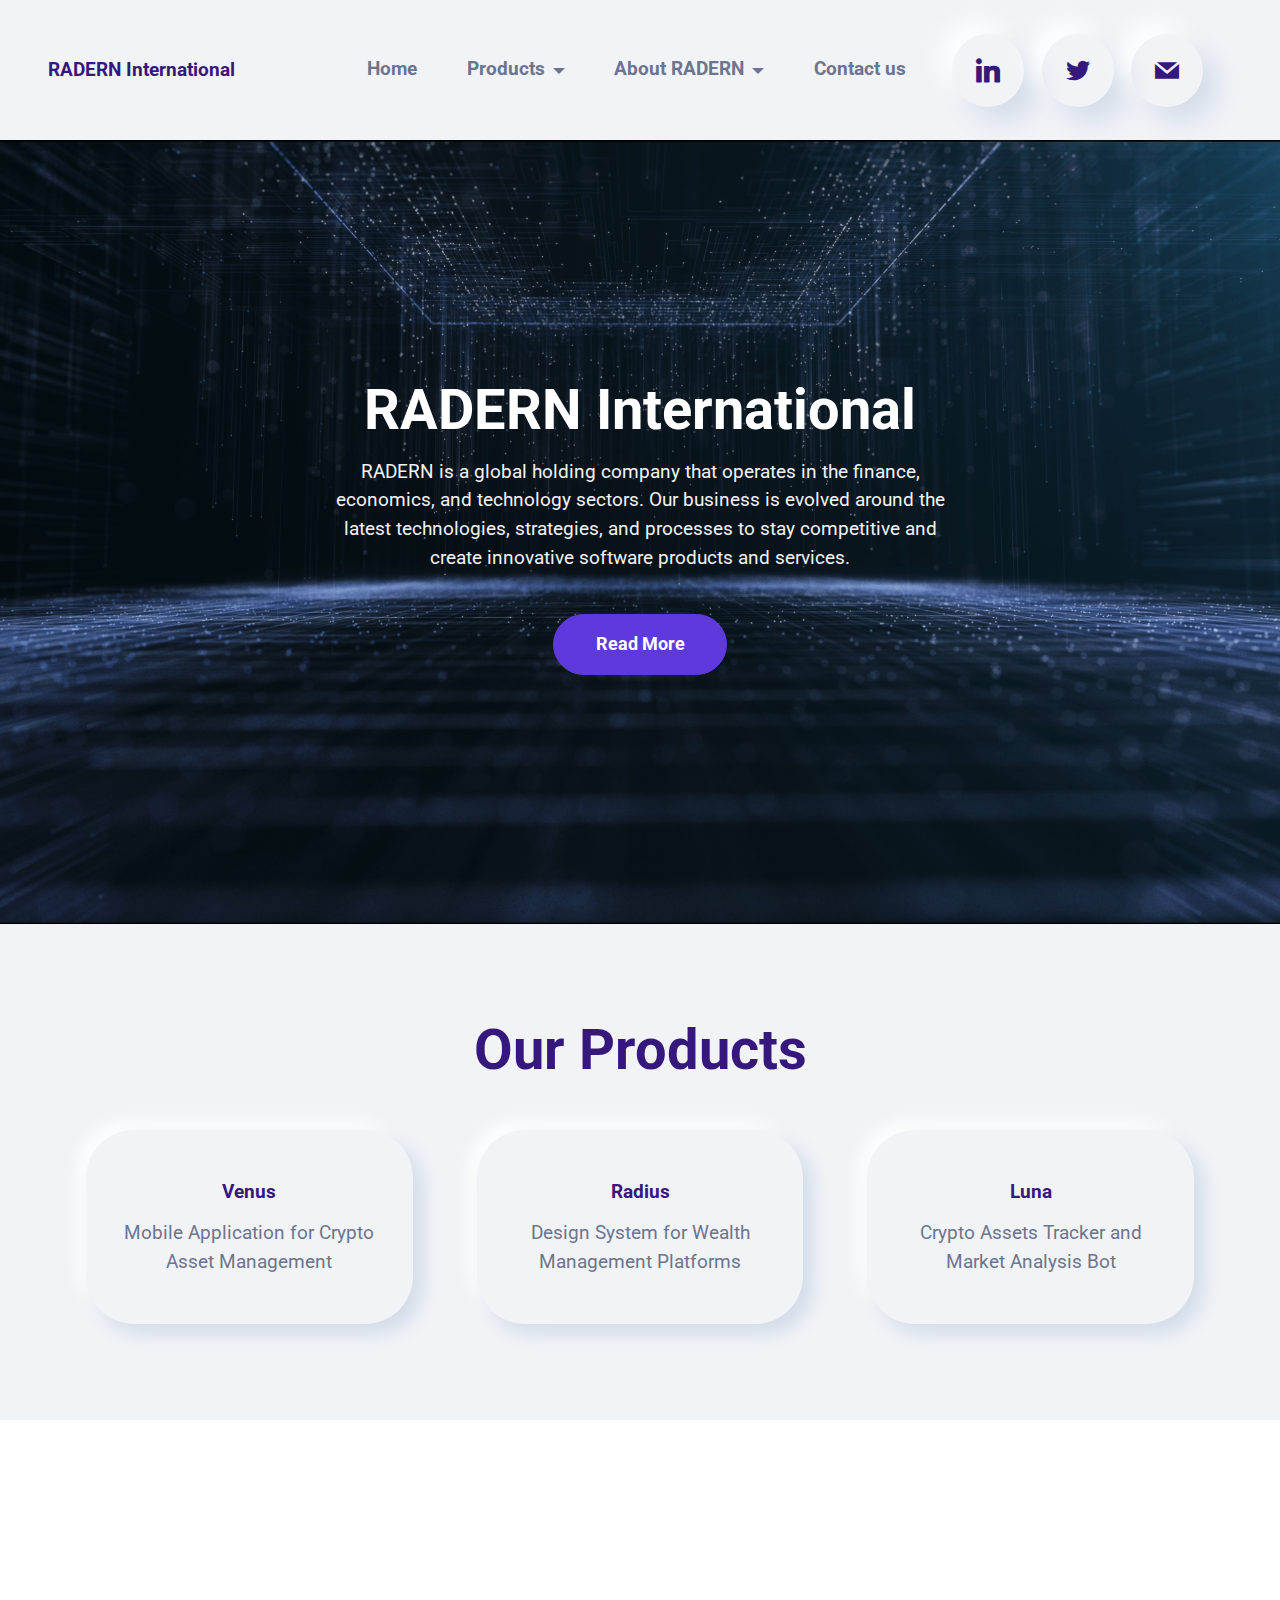
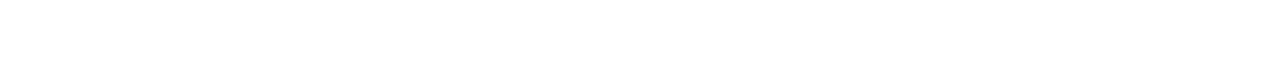
<file: index.html>
<!DOCTYPE html>
<html  >
<head>
  <!-- Site made with Mobirise Website Builder v5.8.4, https://mobirise.com -->
  <meta charset="UTF-8">
  <meta http-equiv="X-UA-Compatible" content="IE=edge">
  <meta name="generator" content="Mobirise v5.8.4, mobirise.com">
  <meta name="viewport" content="width=device-width, initial-scale=1, minimum-scale=1">
  <link rel="shortcut icon" href="assets/images/download-128x85.png" type="image/x-icon">
  <meta name="description" content="">
  
  
  <title>Home</title>
  <link rel="stylesheet" href="assets/web/assets/mobirise-icons2/mobirise2.css">
  <link rel="stylesheet" href="assets/tether/tether.min.css">
  <link rel="stylesheet" href="assets/bootstrap/css/bootstrap.min.css">
  <link rel="stylesheet" href="assets/bootstrap/css/bootstrap-grid.min.css">
  <link rel="stylesheet" href="assets/bootstrap/css/bootstrap-reboot.min.css">
  <link rel="stylesheet" href="assets/dropdown/css/style.css">
  <link rel="stylesheet" href="assets/socicon/css/styles.css">
  <link rel="stylesheet" href="assets/theme/css/style.css">
  <link rel="preload" href="https://fonts.googleapis.com/css?family=Roboto:100,100i,300,300i,400,400i,500,500i,700,700i,900,900i&display=swap" as="style" onload="this.onload=null;this.rel='stylesheet'">
  <noscript><link rel="stylesheet" href="https://fonts.googleapis.com/css?family=Roboto:100,100i,300,300i,400,400i,500,500i,700,700i,900,900i&display=swap"></noscript>
  <link rel="preload" as="style" href="assets/mobirise/css/mbr-additional.css"><link rel="stylesheet" href="assets/mobirise/css/mbr-additional.css" type="text/css">

  
  
  
</head>
<body>
  
  <section class="menu menu1 cid-svGO3L0vrV" once="menu" id="menu1-1">
    
    <nav class="navbar navbar-dropdown navbar-expand-lg">
        <div class="container">
            <div class="navbar-brand">
                
                <span class="navbar-caption-wrap"><a class="navbar-caption text-secondary text-primary display-5" href="https://radern.co">RADERN International</a></span>
            </div>
            <button class="navbar-toggler" type="button" data-toggle="collapse" data-target="#navbarSupportedContent" aria-controls="navbarNavAltMarkup" aria-expanded="false" aria-label="Toggle navigation">
                <div class="hamburger">
                    <span></span>
                    <span></span>
                    <span></span>
                    <span></span>
                </div>
            </button>
            <div class="collapse navbar-collapse" id="navbarSupportedContent">
                <ul class="navbar-nav nav-dropdown nav-right" data-app-modern-menu="true"><li class="nav-item"><a class="nav-link link text-warning text-primary display-7" href="index.html">
                            Home</a></li>
                    <li class="nav-item dropdown"><a class="nav-link link dropdown-toggle text-warning display-7" href="#" data-toggle="dropdown-submenu" aria-expanded="false">Products</a><div class="dropdown-menu"><a class="dropdown-item text-warning display-7" href="venus.html">Venus</a><a class="dropdown-item text-warning display-7" href="radius.html">Radius</a><a class="dropdown-item text-warning display-7" href="luna.html">Luna</a></div></li>
                    <li class="nav-item dropdown"><a class="nav-link link dropdown-toggle text-warning display-7" href="#" data-toggle="dropdown-submenu" aria-expanded="false">About RADERN</a><div class="dropdown-menu"><a class="dropdown-item text-warning display-7" href="about_radern.html#article01-9" aria-expanded="false">About</a><a class="dropdown-item text-warning text-primary display-7" href="about_radern.html#article01-6">Philosophy</a></div></li>
                    <li class="nav-item"><a class="nav-link link text-warning display-7" href="contact_us.html">Contact us</a>
                    </li></ul>
                <div class="icons-menu">
                    <a class="iconfont-wrapper" href="https://www.linkedin.com/company/radern/" target="_blank">
                        <span class="p-2 mbr-iconfont socicon-linkedin socicon" style="color: rgb(54, 24, 125); fill: rgb(54, 24, 125);"></span>
                    </a>
                    <a class="iconfont-wrapper" href="https://twitter.com/Radernint" target="_blank">
                        <span class="p-2 mbr-iconfont socicon-twitter socicon" style="color: rgb(54, 24, 125); fill: rgb(54, 24, 125);"></span>
                    </a>
                    <a class="iconfont-wrapper" href="mailto:info@radern.co">
                        <span class="p-2 mbr-iconfont socicon-mail socicon" style="color: rgb(54, 24, 125); fill: rgb(54, 24, 125);"></span>
                    </a>
                    
                </div>
                
            </div>
        </div>
    </nav>
</section>

<section class="header3 cid-txkSUC8kwX" id="header03-0">

    
    


    <div class="mbr-overlay" style="opacity: 0; background-color: rgb(108, 117, 143);"></div>

    <div class="container">
        <div class="row justify-content-center">
            <div class="col-12 col-lg-7">
                <h1 class="mbr-section-title mbr-fonts-style mb-3 display-1"><strong>RADERN International</strong></h1>
                
                <p class="mbr-text mbr-fonts-style mb-4 display-7">RADERN is a global holding company that operates in the finance, economics, and technology sectors. Our business is evolved around the latest technologies, strategies, and processes to stay competitive and create innovative software products and services.<br></p>
                <div class="mbr-section-btn mt-3"><a class="btn btn-lg btn-success display-4" href="about_radern.html#article01-9">Read More</a></div>
            </div>
        </div>
    </div>
</section>

<section class="features6 cid-txK309e6nH" id="features06-t">
    
    


    
    <div class="container">
        <div class="row">
            <div class="col-12 pb-5 col-lg-9">
                <h3 class="mbr-section-title mbr-fonts-style align-center mb-0 display-1">
                    <strong>Our Products</strong></h3>
                
            </div>
        </div>
        <div class="row justify-content-center">
            <div class="card col-12 col-md-6 col-lg-4">
                <div class="card-wrapper">
                    <div class="card-box align-left">
                        
                        <h5 class="card-title mbr-fonts-style display-5"><a href="venus.html" class="text-primary"><strong>Venus</strong></a></h5>
                        <p class="card-text mbr-fonts-style display-7">Mobile Application for Crypto Asset Management</p>
                    </div>
                </div>
            </div>
            <div class="card col-12 col-md-6 col-lg-4">
                <div class="card-wrapper">
                    <div class="card-box align-left">
                        
                        <h5 class="card-title mbr-fonts-style display-5"><a href="radius.html" class="text-primary"><strong>Radius</strong></a></h5>
                        <p class="card-text mbr-fonts-style display-7">Design System for Wealth Management Platforms</p>
                    </div>
                </div>
            </div>
            <div class="card col-12 col-md-6 col-lg-4">
                <div class="card-wrapper">
                    <div class="card-box align-left">
                        
                        <h5 class="card-title mbr-fonts-style display-5"><a href="luna.html" class="text-primary"><strong>Luna</strong></a></h5>
                        <p class="card-text mbr-fonts-style display-7">Crypto Assets Tracker and Market Analysis Bot<br></p>
                    </div>
                </div>
            </div>
        </div>
    </div>
</section>

<section class="footer2 cid-txkVLPL51T mbr-reveal" once="footers" id="footer02-d">
    
    
    <div class="container">
        <div class="media-container-row">
            <div class="col-12 col-md-12 col-lg-12">
                <p class="mbr-text align-right links mbr-fonts-style display-7"><strong><a href="index.html" class="text-secondary text-primary">Home&nbsp;</a> &nbsp;&nbsp;<a href="about_radern.html" class="text-secondary text-primary">About</a>&nbsp;&nbsp;&nbsp; <a href="contact_us.html" class="text-secondary text-primary">Contact</a></strong>
                </p>
            </div>
        </div>
        <div class="footer-lower">
            <div class="media-container-row">
                <div class="col-md-12">
                    <hr>
                </div>
            </div>
            <div class="media-container-row">
                <div class="col-md-6 copyright">
                    <p class="mbr-text mbr-fonts-style display-7">
                            © Copyright 2023 RADERN International<br>All Rights Reserved
                        </p>
                </div>
                <div class="col-md-6">
                    
                </div>
            </div>
        </div>
    </div>
</section>


<script src="assets/web/assets/jquery/jquery.min.js"></script>
  <script src="assets/popper/popper.min.js"></script>
  <script src="assets/tether/tether.min.js"></script>
  <script src="assets/bootstrap/js/bootstrap.min.js"></script>
  <script src="assets/smoothscroll/smooth-scroll.js"></script>
  <script src="assets/dropdown/js/nav-dropdown.js"></script>
  <script src="assets/dropdown/js/navbar-dropdown.js"></script>
  <script src="assets/touchswipe/jquery.touch-swipe.min.js"></script>
  <script src="assets/theme/js/script.js"></script>
  
  
  
</body>
</html>
</file>
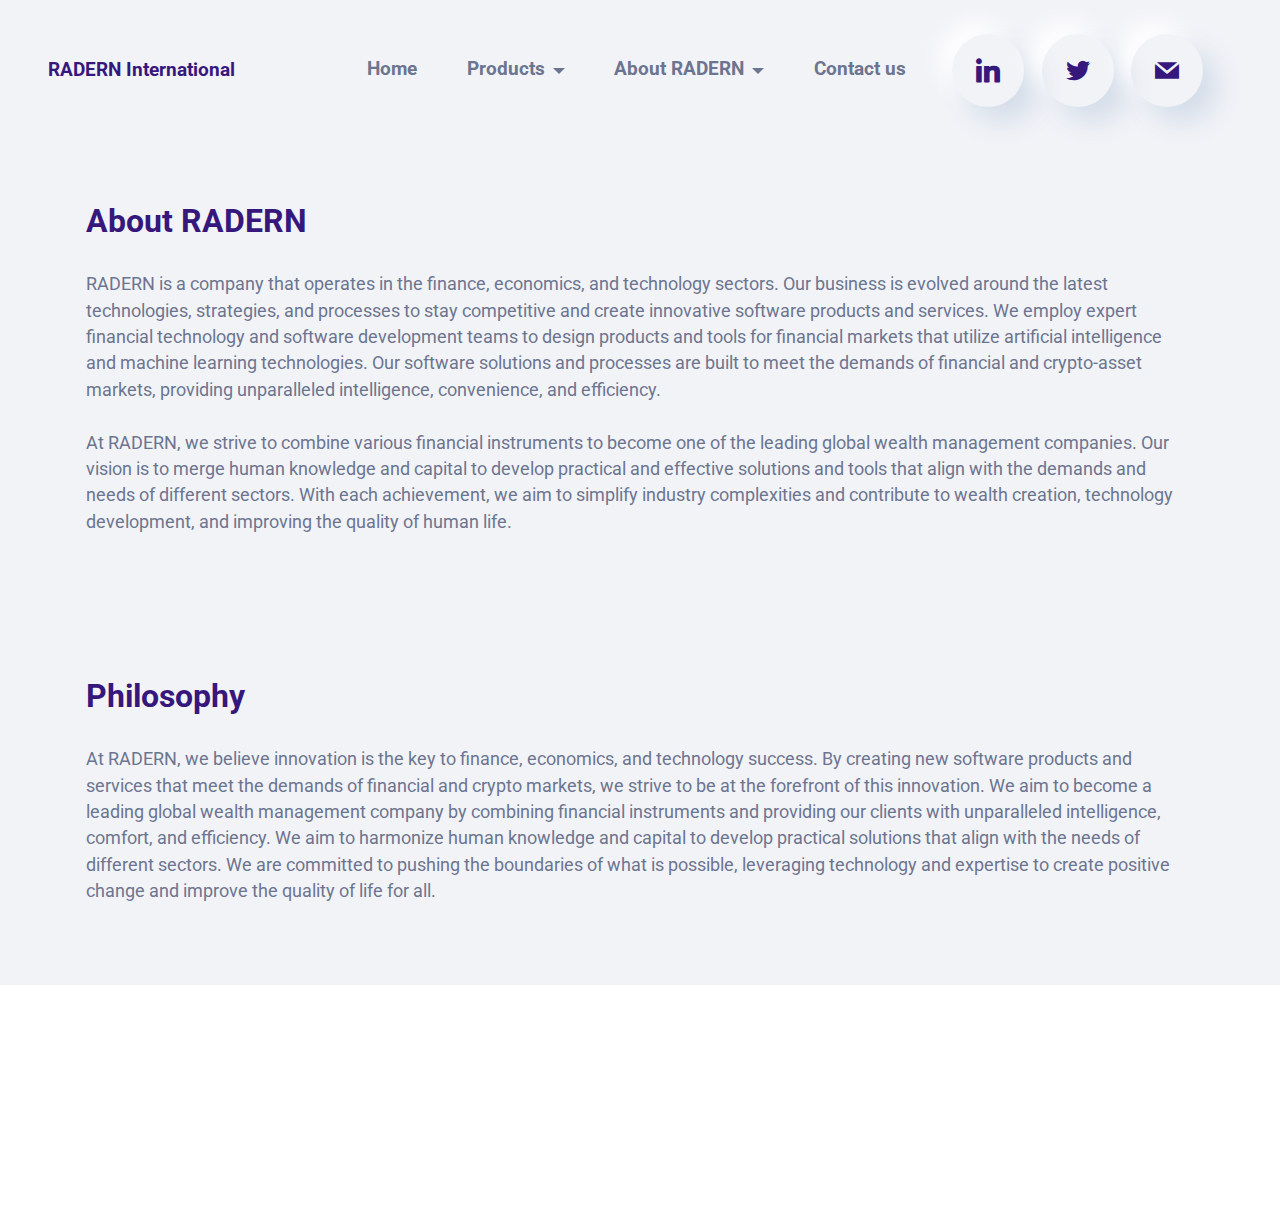
<file: about_radern.html>
<!DOCTYPE html>
<html  >
<head>
  <!-- Site made with Mobirise Website Builder v5.8.4, https://mobirise.com -->
  <meta charset="UTF-8">
  <meta http-equiv="X-UA-Compatible" content="IE=edge">
  <meta name="generator" content="Mobirise v5.8.4, mobirise.com">
  <meta name="viewport" content="width=device-width, initial-scale=1, minimum-scale=1">
  <link rel="shortcut icon" href="assets/images/download-128x85.png" type="image/x-icon">
  <meta name="description" content="">
  
  
  <title>About Radern</title>
  <link rel="stylesheet" href="assets/tether/tether.min.css">
  <link rel="stylesheet" href="assets/bootstrap/css/bootstrap.min.css">
  <link rel="stylesheet" href="assets/bootstrap/css/bootstrap-grid.min.css">
  <link rel="stylesheet" href="assets/bootstrap/css/bootstrap-reboot.min.css">
  <link rel="stylesheet" href="assets/dropdown/css/style.css">
  <link rel="stylesheet" href="assets/socicon/css/styles.css">
  <link rel="stylesheet" href="assets/theme/css/style.css">
  <link rel="preload" href="https://fonts.googleapis.com/css?family=Roboto:100,100i,300,300i,400,400i,500,500i,700,700i,900,900i&display=swap" as="style" onload="this.onload=null;this.rel='stylesheet'">
  <noscript><link rel="stylesheet" href="https://fonts.googleapis.com/css?family=Roboto:100,100i,300,300i,400,400i,500,500i,700,700i,900,900i&display=swap"></noscript>
  <link rel="preload" as="style" href="assets/mobirise/css/mbr-additional.css"><link rel="stylesheet" href="assets/mobirise/css/mbr-additional.css" type="text/css">

  
  
  
</head>
<body>
  
  <section class="menu menu1 cid-svGO3L0vrV" once="menu" id="menu1-1">
    
    <nav class="navbar navbar-dropdown navbar-expand-lg">
        <div class="container">
            <div class="navbar-brand">
                
                <span class="navbar-caption-wrap"><a class="navbar-caption text-secondary text-primary display-5" href="https://radern.co">RADERN International</a></span>
            </div>
            <button class="navbar-toggler" type="button" data-toggle="collapse" data-target="#navbarSupportedContent" aria-controls="navbarNavAltMarkup" aria-expanded="false" aria-label="Toggle navigation">
                <div class="hamburger">
                    <span></span>
                    <span></span>
                    <span></span>
                    <span></span>
                </div>
            </button>
            <div class="collapse navbar-collapse" id="navbarSupportedContent">
                <ul class="navbar-nav nav-dropdown nav-right" data-app-modern-menu="true"><li class="nav-item"><a class="nav-link link text-warning text-primary display-7" href="index.html">
                            Home</a></li>
                    <li class="nav-item dropdown"><a class="nav-link link dropdown-toggle text-warning display-7" href="#" data-toggle="dropdown-submenu" aria-expanded="false">Products</a><div class="dropdown-menu"><a class="dropdown-item text-warning display-7" href="venus.html">Venus</a><a class="dropdown-item text-warning display-7" href="radius.html">Radius</a><a class="dropdown-item text-warning display-7" href="luna.html">Luna</a></div></li>
                    <li class="nav-item dropdown"><a class="nav-link link dropdown-toggle text-warning display-7" href="#" data-toggle="dropdown-submenu" aria-expanded="false">About RADERN</a><div class="dropdown-menu"><a class="dropdown-item text-warning display-7" href="about_radern.html#article01-9" aria-expanded="false">About</a><a class="dropdown-item text-warning text-primary display-7" href="about_radern.html#article01-6">Philosophy</a></div></li>
                    <li class="nav-item"><a class="nav-link link text-warning display-7" href="contact_us.html">Contact us</a>
                    </li></ul>
                <div class="icons-menu">
                    <a class="iconfont-wrapper" href="https://www.linkedin.com/company/radern/" target="_blank">
                        <span class="p-2 mbr-iconfont socicon-linkedin socicon" style="color: rgb(54, 24, 125); fill: rgb(54, 24, 125);"></span>
                    </a>
                    <a class="iconfont-wrapper" href="https://twitter.com/Radernint" target="_blank">
                        <span class="p-2 mbr-iconfont socicon-twitter socicon" style="color: rgb(54, 24, 125); fill: rgb(54, 24, 125);"></span>
                    </a>
                    <a class="iconfont-wrapper" href="mailto:info@radern.co">
                        <span class="p-2 mbr-iconfont socicon-mail socicon" style="color: rgb(54, 24, 125); fill: rgb(54, 24, 125);"></span>
                    </a>
                    
                </div>
                
            </div>
        </div>
    </nav>
</section>

<section class="article1 cid-txkUQ830un" id="article01-9">
    
    <div class="container">
        <div class="row justify-content-center">
            <div class="col-md-12 align-left col-lg-12">
                
                <h4 class="mbr-section-subtitle mbr-fonts-style mb-4 display-2"><strong>About RADERN</strong></h4>
                <p class="mbr-text mbr-fonts-style display-4">RADERN is a company that operates in the finance, economics, and technology sectors. Our business is evolved around the latest technologies, strategies, and processes to stay competitive and create innovative software products and services. We employ expert financial technology and software development teams to design products and tools for financial markets that utilize artificial intelligence and machine learning technologies. Our software solutions and processes are built to meet the demands of financial and crypto-asset markets, providing unparalleled intelligence, convenience, and efficiency.<br><br>At RADERN, we strive to combine various financial instruments to become one of the leading global wealth management companies. Our vision is to merge human knowledge and capital to develop practical and effective solutions and tools that align with the demands and needs of different sectors. With each achievement, we aim to simplify industry complexities and contribute to wealth creation, technology development, and improving the quality of human life.<br></p>
            </div>
        </div>
    </div>
</section>

<section class="article1 cid-txkUoM0gu4" id="article01-6">
    
    <div class="container">
        <div class="row justify-content-center">
            <div class="col-md-12 align-left col-lg-12">
                
                <h4 class="mbr-section-subtitle mbr-fonts-style mb-4 display-2"><strong>Philosophy</strong></h4>
                <p class="mbr-text mbr-fonts-style display-4">At RADERN, we believe innovation is the key to finance, economics, and technology success. By creating new software products and services that meet the demands of financial and crypto markets, we strive to be at the forefront of this innovation. We aim to become a leading global wealth management company by combining financial instruments and providing our clients with unparalleled intelligence, comfort, and efficiency. We aim to harmonize human knowledge and capital to develop practical solutions that align with the needs of different sectors. We are committed to pushing the boundaries of what is possible, leveraging technology and expertise to create positive change and improve the quality of life for all.<br></p>
            </div>
        </div>
    </div>
</section>

<section class="footer2 cid-txkVLPL51T mbr-reveal" once="footers" id="footer02-d">
    
    
    <div class="container">
        <div class="media-container-row">
            <div class="col-12 col-md-12 col-lg-12">
                <p class="mbr-text align-right links mbr-fonts-style display-7"><strong><a href="index.html" class="text-secondary text-primary">Home&nbsp;</a> &nbsp;&nbsp;<a href="about_radern.html" class="text-secondary text-primary">About</a>&nbsp;&nbsp;&nbsp; <a href="contact_us.html" class="text-secondary text-primary">Contact</a></strong>
                </p>
            </div>
        </div>
        <div class="footer-lower">
            <div class="media-container-row">
                <div class="col-md-12">
                    <hr>
                </div>
            </div>
            <div class="media-container-row">
                <div class="col-md-6 copyright">
                    <p class="mbr-text mbr-fonts-style display-7">
                            © Copyright 2023 RADERN International<br>All Rights Reserved
                        </p>
                </div>
                <div class="col-md-6">
                    
                </div>
            </div>
        </div>
    </div>
</section>


<script src="assets/web/assets/jquery/jquery.min.js"></script>
  <script src="assets/popper/popper.min.js"></script>
  <script src="assets/tether/tether.min.js"></script>
  <script src="assets/bootstrap/js/bootstrap.min.js"></script>
  <script src="assets/smoothscroll/smooth-scroll.js"></script>
  <script src="assets/dropdown/js/nav-dropdown.js"></script>
  <script src="assets/dropdown/js/navbar-dropdown.js"></script>
  <script src="assets/touchswipe/jquery.touch-swipe.min.js"></script>
  <script src="assets/theme/js/script.js"></script>
  
  
  
</body>
</html>
</file>
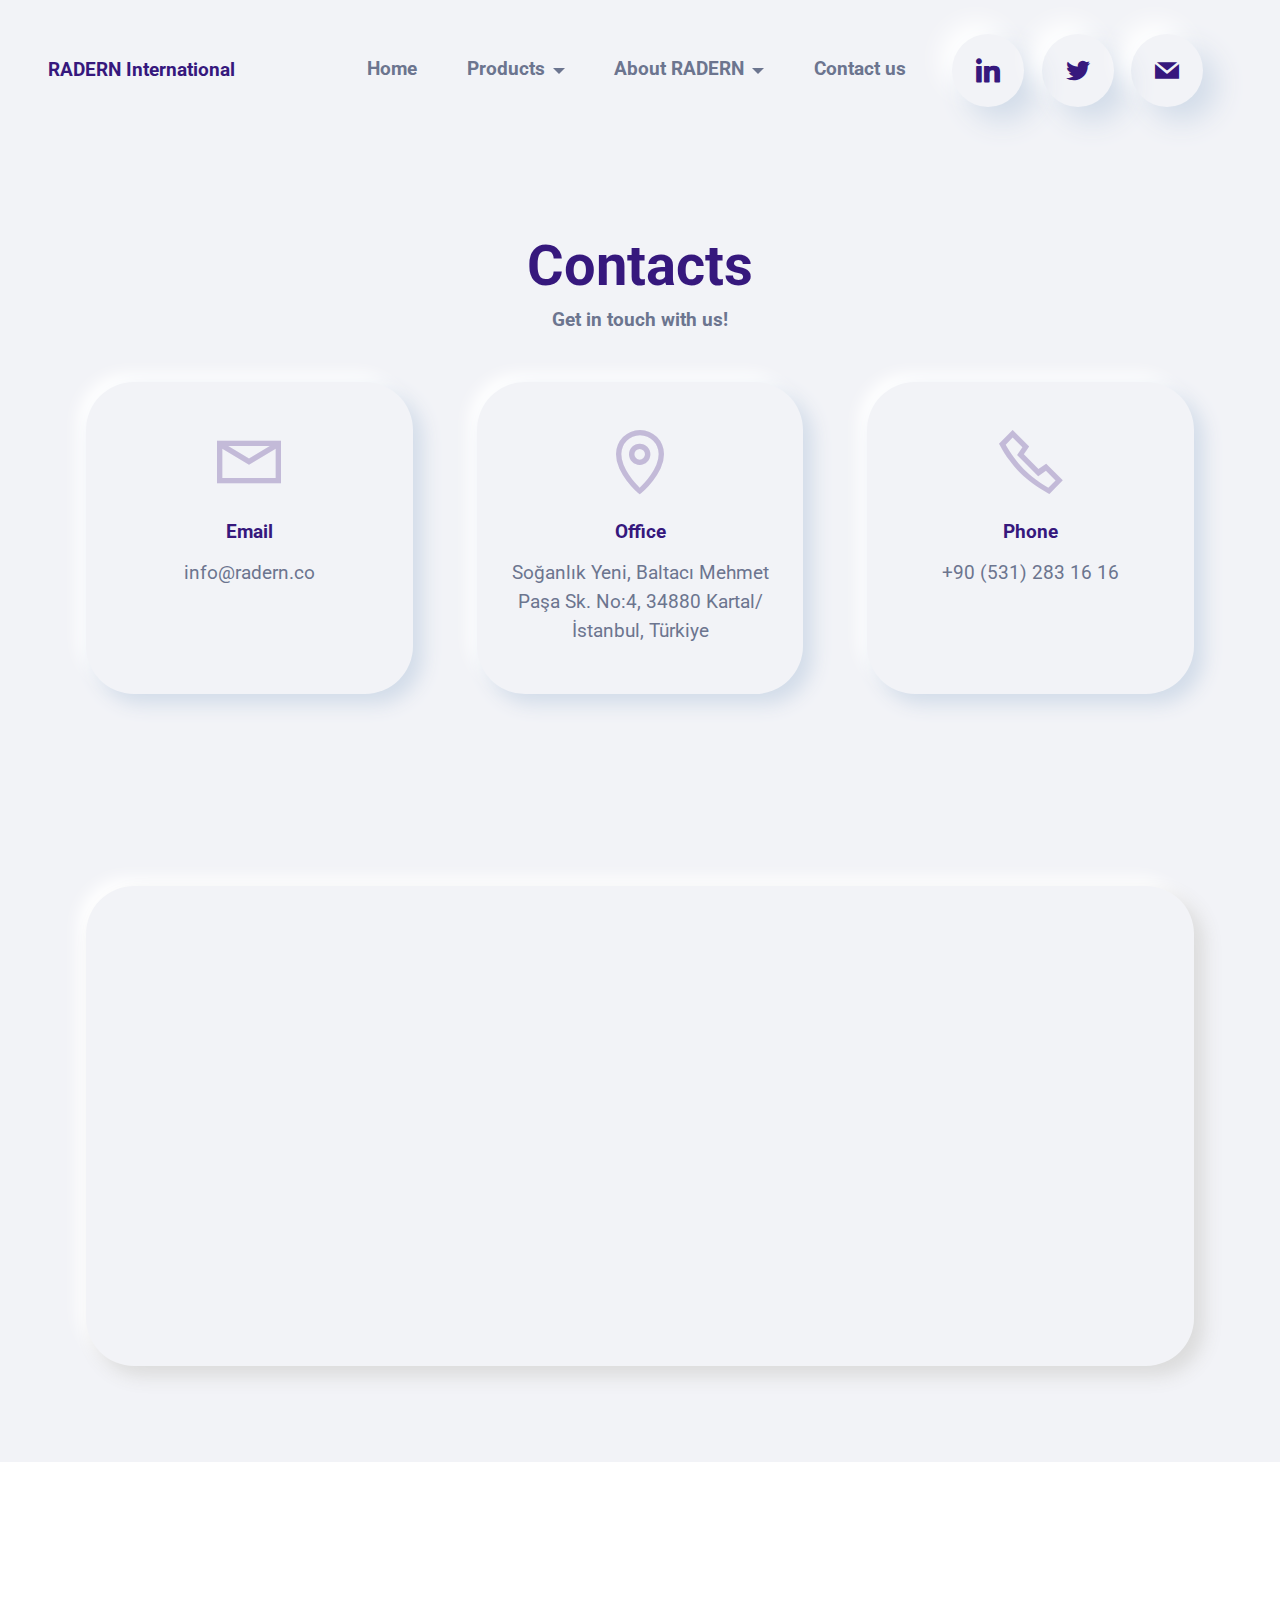
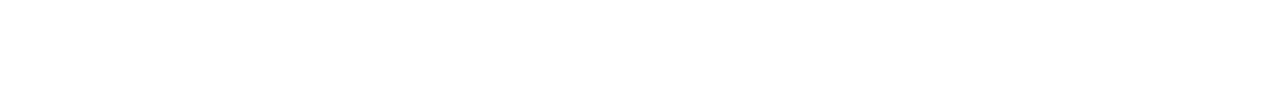
<file: contact_us.html>
<!DOCTYPE html>
<html  >
<head>
  <!-- Site made with Mobirise Website Builder v5.8.4, https://mobirise.com -->
  <meta charset="UTF-8">
  <meta http-equiv="X-UA-Compatible" content="IE=edge">
  <meta name="generator" content="Mobirise v5.8.4, mobirise.com">
  <meta name="viewport" content="width=device-width, initial-scale=1, minimum-scale=1">
  <link rel="shortcut icon" href="assets/images/download-128x85.png" type="image/x-icon">
  <meta name="description" content="">
  
  
  <title>Contact us</title>
  <link rel="stylesheet" href="assets/web/assets/mobirise-icons2/mobirise2.css">
  <link rel="stylesheet" href="assets/tether/tether.min.css">
  <link rel="stylesheet" href="assets/bootstrap/css/bootstrap.min.css">
  <link rel="stylesheet" href="assets/bootstrap/css/bootstrap-grid.min.css">
  <link rel="stylesheet" href="assets/bootstrap/css/bootstrap-reboot.min.css">
  <link rel="stylesheet" href="assets/dropdown/css/style.css">
  <link rel="stylesheet" href="assets/socicon/css/styles.css">
  <link rel="stylesheet" href="assets/theme/css/style.css">
  <link rel="preload" href="https://fonts.googleapis.com/css?family=Roboto:100,100i,300,300i,400,400i,500,500i,700,700i,900,900i&display=swap" as="style" onload="this.onload=null;this.rel='stylesheet'">
  <noscript><link rel="stylesheet" href="https://fonts.googleapis.com/css?family=Roboto:100,100i,300,300i,400,400i,500,500i,700,700i,900,900i&display=swap"></noscript>
  <link rel="preload" as="style" href="assets/mobirise/css/mbr-additional.css"><link rel="stylesheet" href="assets/mobirise/css/mbr-additional.css" type="text/css">

  
  
  
</head>
<body>
  
  <section class="menu menu1 cid-txPqdFyyB6" once="menu" id="menu1-1a">
    
    <nav class="navbar navbar-dropdown navbar-expand-lg">
        <div class="container">
            <div class="navbar-brand">
                
                <span class="navbar-caption-wrap"><a class="navbar-caption text-secondary text-primary display-5" href="https://radern.co">RADERN International</a></span>
            </div>
            <button class="navbar-toggler" type="button" data-toggle="collapse" data-target="#navbarSupportedContent" aria-controls="navbarNavAltMarkup" aria-expanded="false" aria-label="Toggle navigation">
                <div class="hamburger">
                    <span></span>
                    <span></span>
                    <span></span>
                    <span></span>
                </div>
            </button>
            <div class="collapse navbar-collapse" id="navbarSupportedContent">
                <ul class="navbar-nav nav-dropdown nav-right" data-app-modern-menu="true"><li class="nav-item"><a class="nav-link link text-warning text-primary display-7" href="index.html">
                            Home</a></li>
                    <li class="nav-item dropdown"><a class="nav-link link dropdown-toggle text-warning display-7" href="#" data-toggle="dropdown-submenu" aria-expanded="false">Products</a><div class="dropdown-menu"><a class="dropdown-item text-warning display-7" href="venus.html">Venus</a><a class="dropdown-item text-warning display-7" href="radius.html">Radius</a><a class="dropdown-item text-warning display-7" href="luna.html">Luna</a></div></li>
                    <li class="nav-item dropdown"><a class="nav-link link dropdown-toggle text-warning display-7" href="#" data-toggle="dropdown-submenu" aria-expanded="false">About RADERN</a><div class="dropdown-menu"><a class="dropdown-item text-warning display-7" href="about_radern.html#article01-9" aria-expanded="false">About</a><a class="dropdown-item text-warning text-primary display-7" href="about_radern.html#article01-6">Philosophy</a></div></li>
                    <li class="nav-item"><a class="nav-link link text-warning display-7" href="contact_us.html">Contact us</a>
                    </li></ul>
                <div class="icons-menu">
                    <a class="iconfont-wrapper" href="https://www.linkedin.com/company/radern/" target="_blank">
                        <span class="p-2 mbr-iconfont socicon-linkedin socicon" style="color: rgb(54, 24, 125); fill: rgb(54, 24, 125);"></span>
                    </a>
                    <a class="iconfont-wrapper" href="https://twitter.com/Radernint" target="_blank">
                        <span class="p-2 mbr-iconfont socicon-twitter socicon" style="color: rgb(54, 24, 125); fill: rgb(54, 24, 125);"></span>
                    </a>
                    <a class="iconfont-wrapper" href="mailto:info@radern.co">
                        <span class="p-2 mbr-iconfont socicon-mail socicon" style="color: rgb(54, 24, 125); fill: rgb(54, 24, 125);"></span>
                    </a>
                    
                </div>
                
            </div>
        </div>
    </nav>
</section>

<section class="contact5 cid-txPqlfe7f4" id="contacts05-1e">
    
    


    
    <div class="container">
        <div class="row">
            <div class="col-12 pb-5 col-lg-9">
                <h3 class="mbr-section-title mbr-fonts-style align-center mb-0 display-1">
                    <strong>Contacts</strong>
                </h3>
                <h5 class="mbr-section-subtitle mbr-fonts-style align-center mb-0 mt-2 display-7"><strong>Get in touch with us!</strong></h5>
            </div>
        </div>
        <div class="row justify-content-center">
            <div class="card col-12 col-md-6 col-lg-4">
                <div class="card-wrapper">
                    <div class="card-box align-left">
                        <div class="iconfont-wrapper">
                            <span class="mbr-iconfont mobi-mbri-letter mobi-mbri" style="color: rgb(195, 186, 216); fill: rgb(195, 186, 216);"></span>
                        </div>
                        <h5 class="card-title mbr-fonts-style display-5"><strong>Email</strong></h5>
                        <p class="card-text mbr-fonts-style display-7">info@radern.co</p><p></p><p></p>
                    </div>
                </div>
            </div>
            <div class="card col-12 col-md-6 col-lg-4">
                <div class="card-wrapper">
                    <div class="card-box align-left">
                        <div class="iconfont-wrapper">
                            <span class="mbr-iconfont mobi-mbri-map-pin mobi-mbri" style="color: rgb(195, 186, 216); fill: rgb(195, 186, 216);"></span>
                        </div>
                        <h5 class="card-title mbr-fonts-style display-5"><strong>Office</strong></h5>
                        <p class="card-text mbr-fonts-style display-7">Soğanlık Yeni, Baltacı Mehmet Paşa Sk. No:4, 34880 Kartal/İstanbul, Türkiye<br></p>
                    </div>
                </div>
            </div>
            <div class="card col-12 col-md-6 col-lg-4">
                <div class="card-wrapper">
                    <div class="card-box align-left">
                        <div class="iconfont-wrapper">
                            <span class="mbr-iconfont mobi-mbri-phone mobi-mbri" style="color: rgb(195, 186, 216); fill: rgb(195, 186, 216);"></span>
                        </div>
                        <h5 class="card-title mbr-fonts-style display-5"><strong>Phone</strong></h5>
                        <p class="card-text mbr-fonts-style display-7">+90 (531) 283 16 16<br></p>
                    </div>
                </div>
            </div>
        </div>
    </div>
</section>

<section class="map1 cid-txPqWxVqSw" id="contacts01-1g">
    
    

    
    <div class="container">
        
        <div class="google-map"><iframe frameborder="0" style="border:0" src="https://www.google.com/maps/embed?pb=!1m18!1m12!1m3!1d2898.8920877969817!2d29.188623949633534!3d40.915306699668655!2m3!1f0!2f0!3f0!3m2!1i1024!2i768!4f13.1!3m3!1m2!1s0x14cac48afdc61b4d%3A0x5de1cd3803175c98!2sMoment%20Istanbul!5e0!3m2!1sen!2s!4v1678028390693!5m2!1sen!2s" allowfullscreen=""></iframe></div>
    </div>
</section>

<section class="footer2 cid-txPqdGOkkN mbr-reveal" once="footers" id="footer02-1d">
    
    
    <div class="container">
        <div class="media-container-row">
            <div class="col-12 col-md-12 col-lg-12">
                <p class="mbr-text align-right links mbr-fonts-style display-7"><strong><a href="index.html" class="text-secondary text-primary">Home&nbsp;</a> &nbsp;&nbsp;<a href="about_radern.html" class="text-secondary text-primary">About</a>&nbsp;&nbsp;&nbsp; <a href="contact_us.html" class="text-secondary text-primary">Contact</a></strong>
                </p>
            </div>
        </div>
        <div class="footer-lower">
            <div class="media-container-row">
                <div class="col-md-12">
                    <hr>
                </div>
            </div>
            <div class="media-container-row">
                <div class="col-md-6 copyright">
                    <p class="mbr-text mbr-fonts-style display-7">
                            © Copyright 2023 RADERN International<br>All Rights Reserved
                        </p>
                </div>
                <div class="col-md-6">
                    
                </div>
            </div>
        </div>
    </div>
</section>


<script src="assets/web/assets/jquery/jquery.min.js"></script>
  <script src="assets/popper/popper.min.js"></script>
  <script src="assets/tether/tether.min.js"></script>
  <script src="assets/bootstrap/js/bootstrap.min.js"></script>
  <script src="assets/smoothscroll/smooth-scroll.js"></script>
  <script src="assets/dropdown/js/nav-dropdown.js"></script>
  <script src="assets/dropdown/js/navbar-dropdown.js"></script>
  <script src="assets/touchswipe/jquery.touch-swipe.min.js"></script>
  <script src="assets/theme/js/script.js"></script>
  
  
  
</body>
</html>
</file>
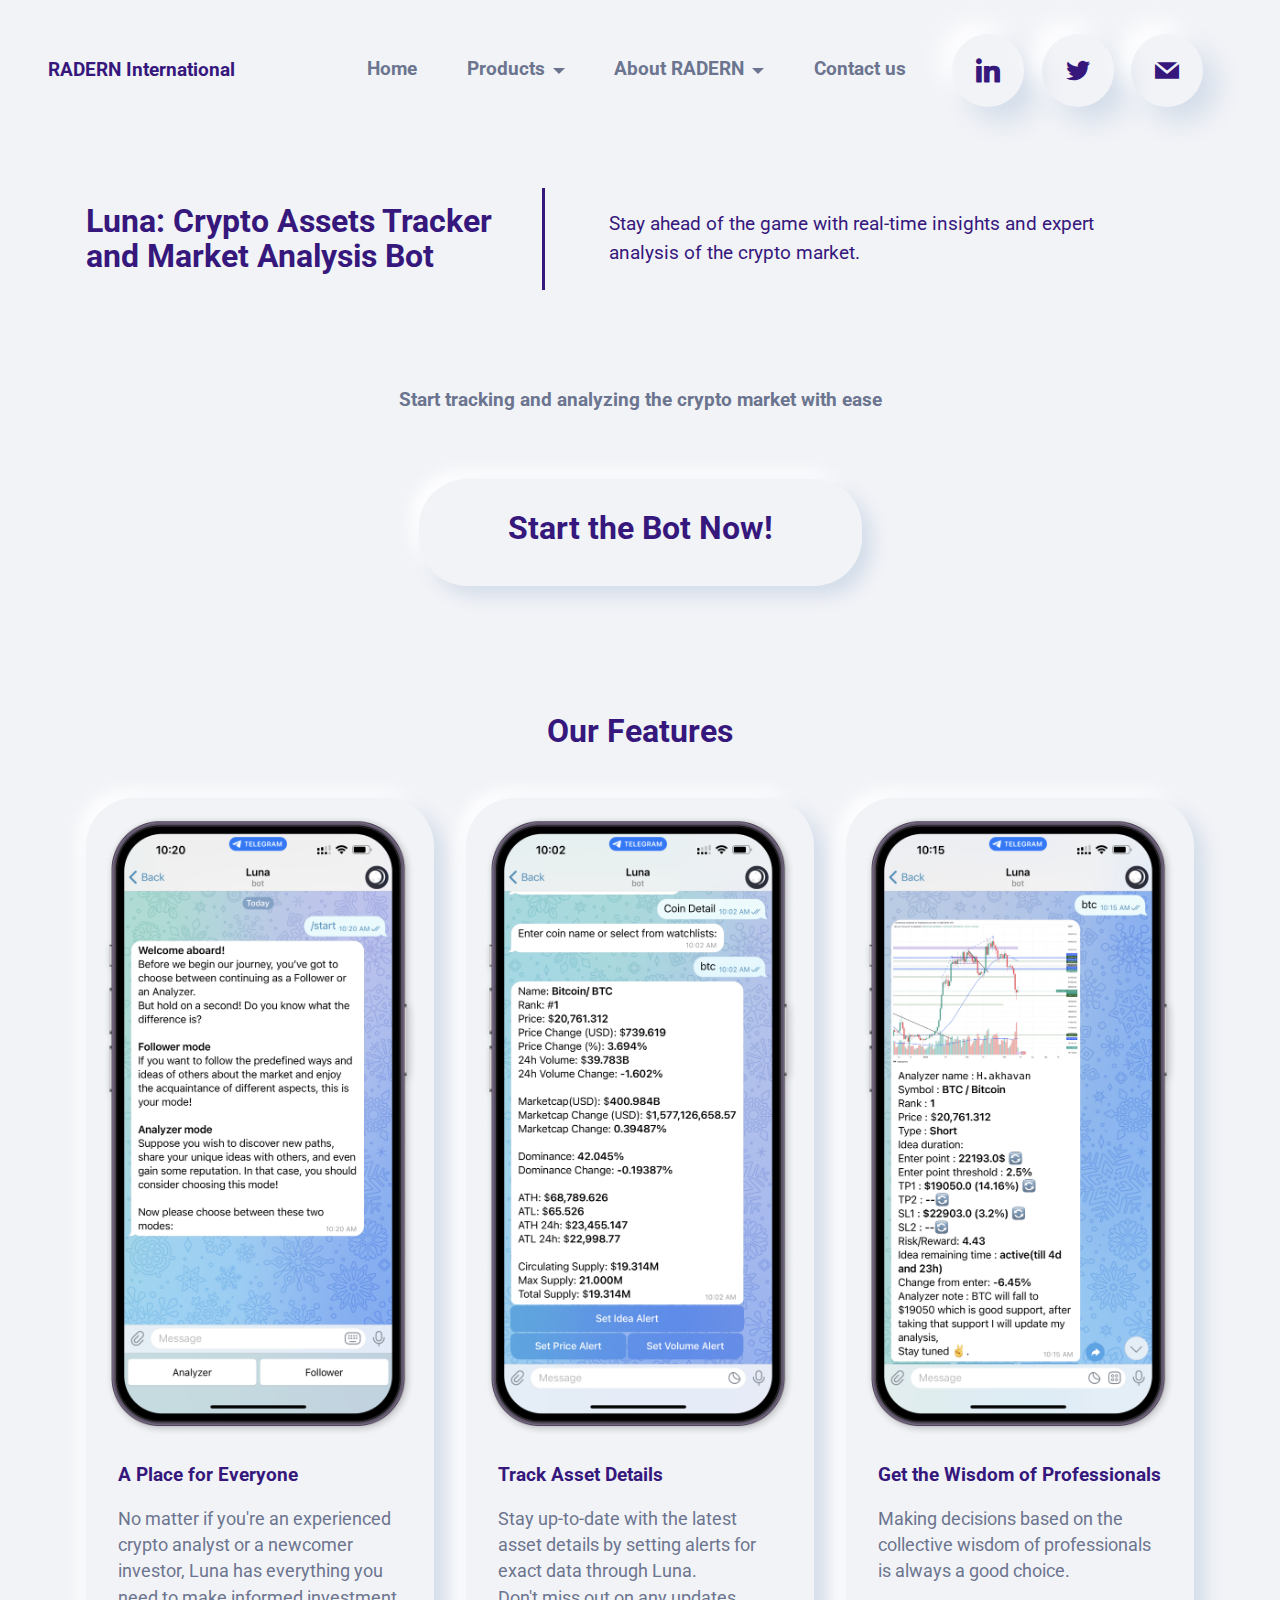
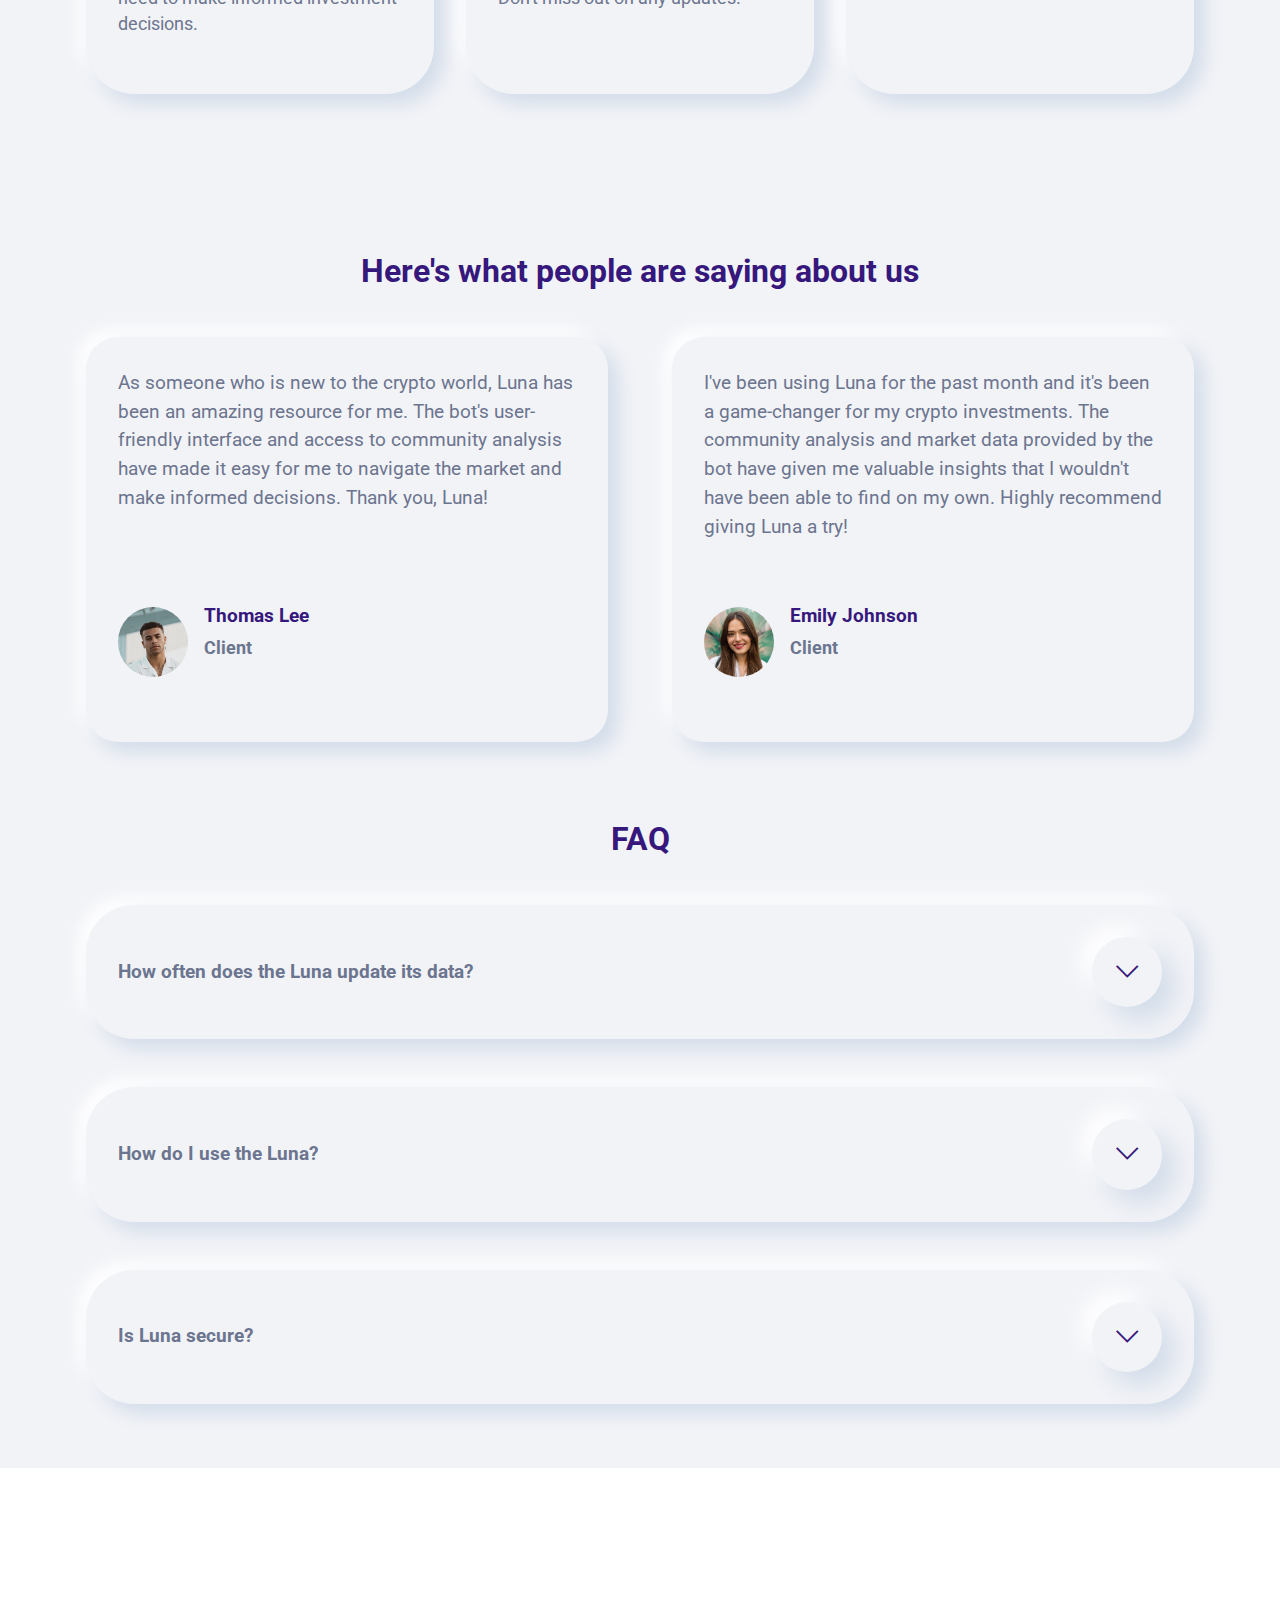
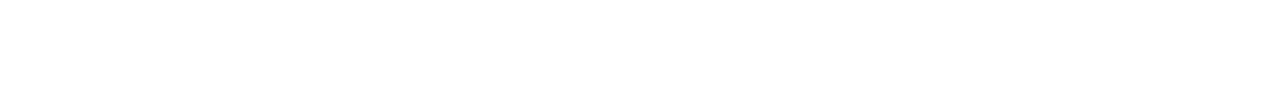
<file: luna.html>
<!DOCTYPE html>
<html  >
<head>
  <!-- Site made with Mobirise Website Builder v5.8.4, https://mobirise.com -->
  <meta charset="UTF-8">
  <meta http-equiv="X-UA-Compatible" content="IE=edge">
  <meta name="generator" content="Mobirise v5.8.4, mobirise.com">
  <meta name="viewport" content="width=device-width, initial-scale=1, minimum-scale=1">
  <link rel="shortcut icon" href="assets/images/download-128x85.png" type="image/x-icon">
  <meta name="description" content="">
  
  
  <title>Luna</title>
  <link rel="stylesheet" href="assets/web/assets/mobirise-icons2/mobirise2.css">
  <link rel="stylesheet" href="assets/web/assets/mobirise-icons/mobirise-icons.css">
  <link rel="stylesheet" href="assets/tether/tether.min.css">
  <link rel="stylesheet" href="assets/bootstrap/css/bootstrap.min.css">
  <link rel="stylesheet" href="assets/bootstrap/css/bootstrap-grid.min.css">
  <link rel="stylesheet" href="assets/bootstrap/css/bootstrap-reboot.min.css">
  <link rel="stylesheet" href="assets/dropdown/css/style.css">
  <link rel="stylesheet" href="assets/socicon/css/styles.css">
  <link rel="stylesheet" href="assets/theme/css/style.css">
  <link rel="preload" href="https://fonts.googleapis.com/css?family=Roboto:100,100i,300,300i,400,400i,500,500i,700,700i,900,900i&display=swap" as="style" onload="this.onload=null;this.rel='stylesheet'">
  <noscript><link rel="stylesheet" href="https://fonts.googleapis.com/css?family=Roboto:100,100i,300,300i,400,400i,500,500i,700,700i,900,900i&display=swap"></noscript>
  <link rel="preload" as="style" href="assets/mobirise/css/mbr-additional.css"><link rel="stylesheet" href="assets/mobirise/css/mbr-additional.css" type="text/css">

  
  
  
</head>
<body>
  
  <section class="menu menu1 cid-txK5QC46qT" once="menu" id="menu1-u">
    
    <nav class="navbar navbar-dropdown navbar-expand-lg">
        <div class="container">
            <div class="navbar-brand">
                
                <span class="navbar-caption-wrap"><a class="navbar-caption text-secondary text-primary display-5" href="https://radern.co">RADERN International</a></span>
            </div>
            <button class="navbar-toggler" type="button" data-toggle="collapse" data-target="#navbarSupportedContent" aria-controls="navbarNavAltMarkup" aria-expanded="false" aria-label="Toggle navigation">
                <div class="hamburger">
                    <span></span>
                    <span></span>
                    <span></span>
                    <span></span>
                </div>
            </button>
            <div class="collapse navbar-collapse" id="navbarSupportedContent">
                <ul class="navbar-nav nav-dropdown nav-right" data-app-modern-menu="true"><li class="nav-item"><a class="nav-link link text-warning text-primary display-7" href="index.html">
                            Home</a></li>
                    <li class="nav-item dropdown"><a class="nav-link link dropdown-toggle text-warning display-7" href="#" data-toggle="dropdown-submenu" aria-expanded="false">Products</a><div class="dropdown-menu"><a class="dropdown-item text-warning display-7" href="venus.html">Venus</a><a class="dropdown-item text-warning display-7" href="radius.html">Radius</a><a class="dropdown-item text-warning display-7" href="luna.html">Luna</a></div></li>
                    <li class="nav-item dropdown"><a class="nav-link link dropdown-toggle text-warning display-7" href="#" data-toggle="dropdown-submenu" aria-expanded="false">About RADERN</a><div class="dropdown-menu"><a class="dropdown-item text-warning display-7" href="about_radern.html#article01-9" aria-expanded="false">About</a><a class="dropdown-item text-warning text-primary display-7" href="about_radern.html#article01-6">Philosophy</a></div></li>
                    <li class="nav-item"><a class="nav-link link text-warning display-7" href="contact_us.html">Contact us</a>
                    </li></ul>
                <div class="icons-menu">
                    <a class="iconfont-wrapper" href="https://www.linkedin.com/company/radern/" target="_blank">
                        <span class="p-2 mbr-iconfont socicon-linkedin socicon" style="color: rgb(54, 24, 125); fill: rgb(54, 24, 125);"></span>
                    </a>
                    <a class="iconfont-wrapper" href="https://twitter.com/Radernint" target="_blank">
                        <span class="p-2 mbr-iconfont socicon-twitter socicon" style="color: rgb(54, 24, 125); fill: rgb(54, 24, 125);"></span>
                    </a>
                    <a class="iconfont-wrapper" href="mailto:info@radern.co">
                        <span class="p-2 mbr-iconfont socicon-mail socicon" style="color: rgb(54, 24, 125); fill: rgb(54, 24, 125);"></span>
                    </a>
                    
                </div>
                
            </div>
        </div>
    </nav>
</section>

<section class="headers1 cid-txK5QCLoED" id="header01-v">
    
    <div class="container">
        <div class="row">
            <div class="col-12">
                
            </div>
            <div class="col-12 col-md-12 col-lg-5 title-col">
                <h6 class="mbr-section-subtitle align-left mbr-fonts-style my-3 display-2"><strong>Luna: Crypto Assets Tracker and Market Analysis Bot</strong></h6>
            </div>
            <div class="col-12 col-md-12 text-col col-lg-6">
                <p class="mbr-text align-left mbr-fonts-style mb-0 display-5">Stay ahead of the game with real-time insights and expert analysis of the crypto market.<br></p>
            </div>
        </div>
    </div>
</section>

<section class="article5 cid-txK5QDhGyh" id="article05-x">
    
    

    
    <div class="container">
        <div class="row justify-content-center">
            <div class="col-12">
                <h2 class="title align-left mbr-fonts-style pb-3 mb-5 display-7"><strong>Start tracking and analyzing the crypto market with ease</strong></h2>

            </div>
            <div class="card col-12 col-md-12 col-lg-5">
                <div class="card-wrapper">


                    <div class="card-box">
                        <h4 class="card-title mbr-fonts-style mb-2 display-2"><a href="https://t.me/mylunabot" class="text-primary"><strong>Start the Bot Now!</strong></a></h4>
                        
                    </div>

                </div>
            </div>
            


        </div>
    </div>
</section>

<section class="features7 cid-txK5QDreEL" id="features08-y">
    
    
    <div class="container">
        <div class="mbr-section-head pb-5">
            <h4 class="mbr-section-title mbr-fonts-style align-center mb-0 display-2">
                <strong>Our Features</strong>
            </h4>
            
        </div>
        <div class="row justify-content-center">
            <div class="item features-image сol-12 col-md-6 col-lg-4">
                <div class="item-wrapper">
                    <div class="item-img">
                        <img src="assets/images/about-luna.png" alt="About_Luna">
                    </div>
                    <div class="item-content">
                        
                        <h5 class="item-title mbr-fonts-style display-5"><strong>A Place for Everyone</strong></h5>
                        <p class="mbr-text mbr-fonts-style mt-3 display-4">No matter if you're an experienced crypto analyst or a newcomer investor, Luna has everything you need to make informed investment decisions.<br></p>

                        

                    </div>

                </div>
            </div>
            <div class="item features-image сol-12 col-md-6 col-lg-4">
                <div class="item-wrapper">
                    <div class="item-img">
                        <img src="assets/images/coin-details-1.png" alt="Luna_CoinDetails">
                    </div>
                    <div class="item-content">
                        
                        <h5 class="item-title mbr-fonts-style display-5"><strong>Track Asset Details</strong></h5>
                        <p class="mbr-text mbr-fonts-style mt-3 display-4">Stay up-to-date with the latest asset details by setting alerts for exact data through Luna. <br>Don't miss out on any updates.<br></p>

                        

                    </div>

                </div>
            </div>
            <div class="item features-image сol-12 col-md-6 col-lg-4">
                <div class="item-wrapper">
                    <div class="item-img">
                        <img src="assets/images/analysis-1.png" alt="Luna_CoinAnalysis">
                    </div>
                    <div class="item-content">
                        
                        <h5 class="item-title mbr-fonts-style display-5"><strong>Get the Wisdom of Professionals</strong></h5>
                        <p class="mbr-text mbr-fonts-style mt-3 display-4">Making decisions based on the collective wisdom of professionals is always a good choice.<br></p>

                        

                    </div>

                </div>
            </div>


        </div>
    </div>
</section>

<section class="testimonials1 cid-txK5QDIbJH" id="testimonials01-z">
    
    
    <div class="container">
        <h3 class="mbr-section-title mbr-fonts-style align-center mb-5 display-2"><strong>Here's what people are saying about us</strong></h3>
        <div class="row justify-content-center">
            <div class="card col-12 col-md-6 col-lg-6">
                <div class="card-wrapper">
                    <p class="mbr-text align-left mbr-fonts-style mb-4 display-7">As someone who is new to the crypto world, Luna has been an amazing resource for me. The bot's user-friendly interface and access to community analysis have made it easy for me to navigate the market and make informed decisions. Thank you, Luna!<br><br><br></p>
                    <div class="d-flex mb-md-0 mb-4">
                        <div class="image-wrapper">
                            <img src="assets/images/team3.jpg" alt="Mobirise">
                        </div>
                        <div class="text-wrapper">
                            <p class="name mbr-fonts-style mb-1 display-7"><strong>Thomas Lee</strong><br></p>
                            <p class="position mbr-fonts-style display-4">
                                <strong>Client</strong>
                            </p>
                        </div>
                    </div>
                </div>
            </div>
            <div class="card col-12 col-md-6 col-lg-6">
                <div class="card-wrapper">
                    <p class="mbr-text align-left mbr-fonts-style mb-4 display-7">I've been using Luna for the past month and it's been a game-changer for my crypto investments. The community analysis and market data provided by the bot have given me valuable insights that I wouldn't have been able to find on my own. Highly recommend giving Luna a try!<br><br></p>
                    <div class="d-flex mb-md-0 mb-4">
                        <div class="image-wrapper">
                            <img src="assets/images/the-young-woman-post-in-the-city-for-photo-2021-12-09-05-59-19-utc-copy-2-140x119.jpg" alt="Mobirise">
                        </div>
                        <div class="text-wrapper">
                            <p class="name mbr-fonts-style mb-1 display-7"><strong>Emily Johnson</strong><br></p>
                            <p class="position mbr-fonts-style display-4">
                                <strong>Client</strong>
                            </p>
                        </div>
                    </div>
                </div>
            </div>
        </div>
    </div>
</section>

<section class="List2 cid-txK5QDSbHO" id="list02-10">
    

    
    <div class="container">
        <div class="row justify-content-center">
            <div class="col-12 col-md-12">
                <div class="mbr-section-head align-center mb-4">
                    <h3 class="mbr-section-title mb-0 mbr-fonts-style display-2"><strong>FAQ</strong>
                    </h3>
                    
                </div>
                <div id="bootstrap-accordion_16" class="panel-group accordionStyles accordion" role="tablist" aria-multiselectable="true">
                    <div class="card mb-3">
                        <div class="card-header" role="tab" id="headingOne">
                            <a role="button" class="panel-title collapsed" data-toggle="collapse" data-core="" href="#collapse1_16" aria-expanded="false" aria-controls="collapse1">
                                <h6 class="panel-title-edit mbr-fonts-style mb-0 display-7"><strong>How often does the Luna update its data?</strong></h6>
                                <span class="sign mbr-iconfont mbri-arrow-down"></span>
                            </a>
                        </div>
                        <div id="collapse1_16" class="panel-collapse noScroll collapse" role="tabpanel" aria-labelledby="headingOne" data-parent="#bootstrap-accordion_16">
                            <div class="panel-body">
                                <p class="mbr-fonts-style panel-text display-4">The Luna updates its data every 5 minutes to provide you with the latest market insights and trends.<br></p>
                            </div>
                        </div>
                    </div>
                    <div class="card mb-3">
                        <div class="card-header" role="tab" id="headingOne">
                            <a role="button" class="panel-title collapsed" data-toggle="collapse" data-core="" href="#collapse2_16" aria-expanded="false" aria-controls="collapse2">
                                <h6 class="panel-title-edit mbr-fonts-style mb-0 display-7"><strong>How do I use the Luna?</strong></h6>
                                <span class="sign mbr-iconfont mbri-arrow-down"></span>
                            </a>
                        </div>
                        <div id="collapse2_16" class="panel-collapse noScroll collapse" role="tabpanel" aria-labelledby="headingOne" data-parent="#bootstrap-accordion_16">
                            <div class="panel-body">
                                <p class="mbr-fonts-style panel-text display-4">To use Luna, you first need to start the bot with the link above. Once you have done this, you can start using the bot by typing in commands and asking for specific information. For example, you can ask for the current price of Bitcoin, or you can ask for a detailed analysis of a particular cryptocurrency. The bot will respond with the information you requested, and you can use this data to make informed trading and investment decisions.<br></p>
                            </div>
                        </div>
                    </div>
                    <div class="card mb-3">
                        <div class="card-header" role="tab" id="headingOne">
                            <a role="button" class="panel-title collapsed" data-toggle="collapse" data-core="" href="#collapse3_16" aria-expanded="false" aria-controls="collapse3">
                                <h6 class="panel-title-edit mbr-fonts-style mb-0 display-7"><strong>Is Luna secure?</strong></h6>
                                <span class="sign mbr-iconfont mbri-arrow-down"></span>
                            </a>
                        </div>
                        <div id="collapse3_16" class="panel-collapse noScroll collapse" role="tabpanel" aria-labelledby="headingOne" data-parent="#bootstrap-accordion_16">
                            <div class="panel-body">
                                <p class="mbr-fonts-style panel-text display-4">Yes, Luna is designed to be secure and reliable. The Luna uses advanced encryption techniques to protect your data, and it is regularly updated to ensure that it is free from vulnerabilities and bugs. Additionally, the Luna is designed to be easy to use, so you don't need to have any technical knowledge or experience to start using it.<br></p>
                            </div>
                        </div>
                    </div>
                    
                    
                    
                </div>
            </div>
        </div>
    </div>
</section>

<section class="footer2 cid-txK5QE434N mbr-reveal" once="footers" id="footer02-11">
    
    
    <div class="container">
        <div class="media-container-row">
            <div class="col-12 col-md-12 col-lg-12">
                <p class="mbr-text align-right links mbr-fonts-style display-7"><strong><a href="index.html" class="text-secondary text-primary">Home&nbsp;</a> &nbsp;&nbsp;<a href="about_radern.html" class="text-secondary text-primary">About</a>&nbsp;&nbsp;&nbsp; <a href="contact_us.html" class="text-secondary text-primary">Contact</a></strong>
                </p>
            </div>
        </div>
        <div class="footer-lower">
            <div class="media-container-row">
                <div class="col-md-12">
                    <hr>
                </div>
            </div>
            <div class="media-container-row">
                <div class="col-md-6 copyright">
                    <p class="mbr-text mbr-fonts-style display-7">
                            © Copyright 2023 RADERN International<br>All Rights Reserved
                        </p>
                </div>
                <div class="col-md-6">
                    
                </div>
            </div>
        </div>
    </div>
</section>


<script src="assets/web/assets/jquery/jquery.min.js"></script>
  <script src="assets/popper/popper.min.js"></script>
  <script src="assets/tether/tether.min.js"></script>
  <script src="assets/bootstrap/js/bootstrap.min.js"></script>
  <script src="assets/smoothscroll/smooth-scroll.js"></script>
  <script src="assets/dropdown/js/nav-dropdown.js"></script>
  <script src="assets/dropdown/js/navbar-dropdown.js"></script>
  <script src="assets/touchswipe/jquery.touch-swipe.min.js"></script>
  <script src="assets/mbr-switch-arrow/mbr-switch-arrow.js"></script>
  <script src="assets/theme/js/script.js"></script>
  
  
  
</body>
</html>
</file>
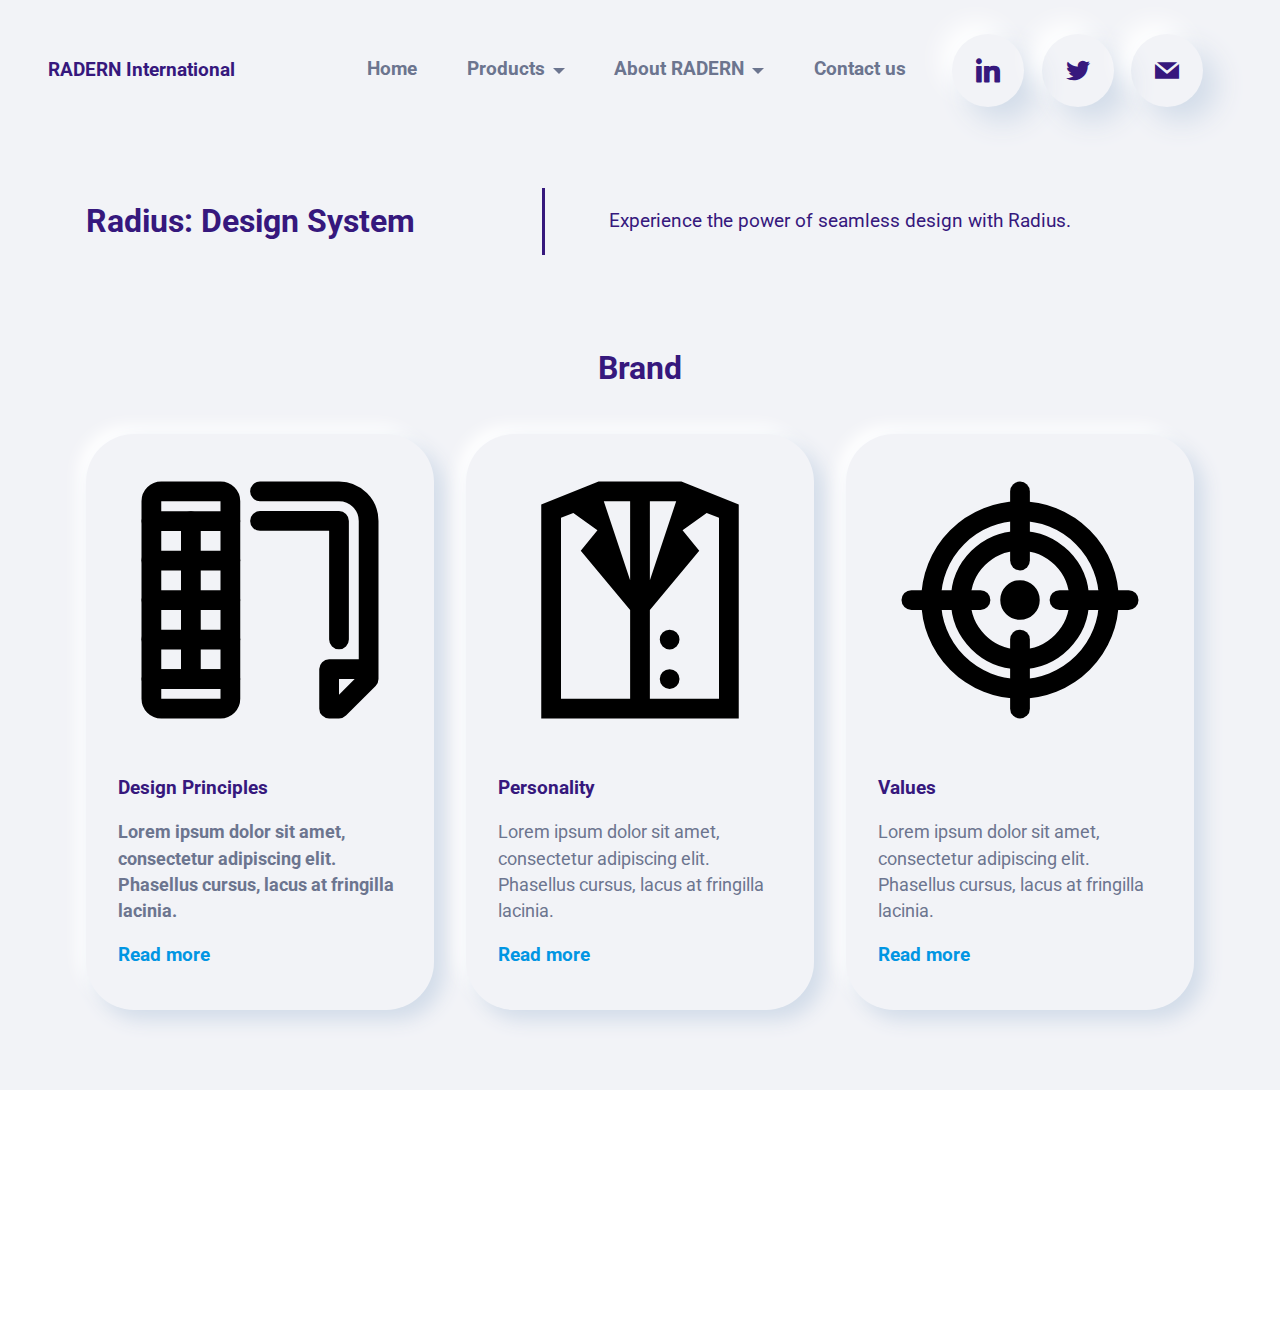
<file: radius.html>
<!DOCTYPE html>
<html  >
<head>
  <!-- Site made with Mobirise Website Builder v5.8.4, https://mobirise.com -->
  <meta charset="UTF-8">
  <meta http-equiv="X-UA-Compatible" content="IE=edge">
  <meta name="generator" content="Mobirise v5.8.4, mobirise.com">
  <meta name="viewport" content="width=device-width, initial-scale=1, minimum-scale=1">
  <link rel="shortcut icon" href="assets/images/download-128x85.png" type="image/x-icon">
  <meta name="description" content="">
  
  
  <title>Radius</title>
  <link rel="stylesheet" href="assets/tether/tether.min.css">
  <link rel="stylesheet" href="assets/bootstrap/css/bootstrap.min.css">
  <link rel="stylesheet" href="assets/bootstrap/css/bootstrap-grid.min.css">
  <link rel="stylesheet" href="assets/bootstrap/css/bootstrap-reboot.min.css">
  <link rel="stylesheet" href="assets/dropdown/css/style.css">
  <link rel="stylesheet" href="assets/socicon/css/styles.css">
  <link rel="stylesheet" href="assets/theme/css/style.css">
  <link rel="preload" href="https://fonts.googleapis.com/css?family=Roboto:100,100i,300,300i,400,400i,500,500i,700,700i,900,900i&display=swap" as="style" onload="this.onload=null;this.rel='stylesheet'">
  <noscript><link rel="stylesheet" href="https://fonts.googleapis.com/css?family=Roboto:100,100i,300,300i,400,400i,500,500i,700,700i,900,900i&display=swap"></noscript>
  <link rel="preload" as="style" href="assets/mobirise/css/mbr-additional.css"><link rel="stylesheet" href="assets/mobirise/css/mbr-additional.css" type="text/css">

  
  
  
</head>
<body>
  
  <section class="menu menu1 cid-svGO3L0vrV" once="menu" id="menu1-1">
    
    <nav class="navbar navbar-dropdown navbar-expand-lg">
        <div class="container">
            <div class="navbar-brand">
                
                <span class="navbar-caption-wrap"><a class="navbar-caption text-secondary text-primary display-5" href="https://radern.co">RADERN International</a></span>
            </div>
            <button class="navbar-toggler" type="button" data-toggle="collapse" data-target="#navbarSupportedContent" aria-controls="navbarNavAltMarkup" aria-expanded="false" aria-label="Toggle navigation">
                <div class="hamburger">
                    <span></span>
                    <span></span>
                    <span></span>
                    <span></span>
                </div>
            </button>
            <div class="collapse navbar-collapse" id="navbarSupportedContent">
                <ul class="navbar-nav nav-dropdown nav-right" data-app-modern-menu="true"><li class="nav-item"><a class="nav-link link text-warning text-primary display-7" href="index.html">
                            Home</a></li>
                    <li class="nav-item dropdown"><a class="nav-link link dropdown-toggle text-warning display-7" href="#" data-toggle="dropdown-submenu" aria-expanded="false">Products</a><div class="dropdown-menu"><a class="dropdown-item text-warning display-7" href="venus.html">Venus</a><a class="dropdown-item text-warning display-7" href="radius.html">Radius</a><a class="dropdown-item text-warning display-7" href="luna.html">Luna</a></div></li>
                    <li class="nav-item dropdown"><a class="nav-link link dropdown-toggle text-warning display-7" href="#" data-toggle="dropdown-submenu" aria-expanded="false">About RADERN</a><div class="dropdown-menu"><a class="dropdown-item text-warning display-7" href="about_radern.html#article01-9" aria-expanded="false">About</a><a class="dropdown-item text-warning text-primary display-7" href="about_radern.html#article01-6">Philosophy</a></div></li>
                    <li class="nav-item"><a class="nav-link link text-warning display-7" href="contact_us.html">Contact us</a>
                    </li></ul>
                <div class="icons-menu">
                    <a class="iconfont-wrapper" href="https://www.linkedin.com/company/radern/" target="_blank">
                        <span class="p-2 mbr-iconfont socicon-linkedin socicon" style="color: rgb(54, 24, 125); fill: rgb(54, 24, 125);"></span>
                    </a>
                    <a class="iconfont-wrapper" href="https://twitter.com/Radernint" target="_blank">
                        <span class="p-2 mbr-iconfont socicon-twitter socicon" style="color: rgb(54, 24, 125); fill: rgb(54, 24, 125);"></span>
                    </a>
                    <a class="iconfont-wrapper" href="mailto:info@radern.co">
                        <span class="p-2 mbr-iconfont socicon-mail socicon" style="color: rgb(54, 24, 125); fill: rgb(54, 24, 125);"></span>
                    </a>
                    
                </div>
                
            </div>
        </div>
    </nav>
</section>

<section class="headers1 cid-svGO3o7YHJ" id="header01-0">
    
    <div class="container">
        <div class="row">
            <div class="col-12">
                
            </div>
            <div class="col-12 col-md-12 col-lg-5 title-col">
                <h6 class="mbr-section-subtitle align-left mbr-fonts-style my-3 display-2"><strong>Radius: Design System</strong></h6>
            </div>
            <div class="col-12 col-md-12 text-col col-lg-6">
                <p class="mbr-text align-left mbr-fonts-style mb-0 display-5">Experience the power of seamless design with Radius.&nbsp;<br></p>
            </div>
        </div>
    </div>
</section>

<section class="features7 cid-txIX4VrodI" id="features08-l">
    
    
    <div class="container">
        <div class="mbr-section-head pb-5">
            <h4 class="mbr-section-title mbr-fonts-style align-center mb-0 display-2">
                <strong>Brand</strong></h4>
            
        </div>
        <div class="row justify-content-center">
            <div class="item features-image сol-12 col-md-6 col-lg-4">
                <div class="item-wrapper">
                    <div class="item-img">
                        <img src="assets/images/0.svg" alt="">
                    </div>
                    <div class="item-content">
                        
                        <h5 class="item-title mbr-fonts-style display-5"><strong>Design Principles</strong></h5>
                        <p class="mbr-text mbr-fonts-style mt-3 display-4"><strong>Lorem ipsum dolor sit amet, consectetur
                                adipiscing elit. Phasellus cursus, lacus at fringilla lacinia.</strong><br></p>

                        <span class="mbr-link mbr-fonts-style display-7"><strong>Read more</strong></span>

                    </div>

                </div>
            </div>
            <div class="item features-image сol-12 col-md-6 col-lg-4">
                <div class="item-wrapper">
                    <div class="item-img">
                        <img src="assets/images/rich.svg" alt="">
                    </div>
                    <div class="item-content">
                        
                        <h5 class="item-title mbr-fonts-style display-5"><strong>Personality</strong></h5>
                        <p class="mbr-text mbr-fonts-style mt-3 display-4">Lorem ipsum dolor sit amet, consectetur
                            adipiscing elit. Phasellus cursus, lacus at fringilla lacinia.<br></p>

                        <span class="mbr-link mbr-fonts-style display-7"><strong>Read more</strong></span>

                    </div>

                </div>
            </div>
            <div class="item features-image сol-12 col-md-6 col-lg-4">
                <div class="item-wrapper">
                    <div class="item-img">
                        <img src="assets/images/2.svg" alt="">
                    </div>
                    <div class="item-content">
                        
                        <h5 class="item-title mbr-fonts-style display-5"><strong>Values</strong></h5>
                        <p class="mbr-text mbr-fonts-style mt-3 display-4">Lorem ipsum dolor sit amet, consectetur
                            adipiscing elit. Phasellus cursus, lacus at fringilla lacinia.<br></p>

                        <span class="mbr-link mbr-fonts-style display-7"><strong>Read more</strong></span>

                    </div>

                </div>
            </div>


        </div>
    </div>
</section>

<section class="footer2 cid-txkVLPL51T mbr-reveal" once="footers" id="footer02-d">
    
    
    <div class="container">
        <div class="media-container-row">
            <div class="col-12 col-md-12 col-lg-12">
                <p class="mbr-text align-right links mbr-fonts-style display-7"><strong><a href="index.html" class="text-secondary text-primary">Home&nbsp;</a> &nbsp;&nbsp;<a href="about_radern.html" class="text-secondary text-primary">About</a>&nbsp;&nbsp;&nbsp; <a href="contact_us.html" class="text-secondary text-primary">Contact</a></strong>
                </p>
            </div>
        </div>
        <div class="footer-lower">
            <div class="media-container-row">
                <div class="col-md-12">
                    <hr>
                </div>
            </div>
            <div class="media-container-row">
                <div class="col-md-6 copyright">
                    <p class="mbr-text mbr-fonts-style display-7">
                            © Copyright 2023 RADERN International<br>All Rights Reserved
                        </p>
                </div>
                <div class="col-md-6">
                    
                </div>
            </div>
        </div>
    </div>
</section>


<script src="assets/web/assets/jquery/jquery.min.js"></script>
  <script src="assets/popper/popper.min.js"></script>
  <script src="assets/tether/tether.min.js"></script>
  <script src="assets/bootstrap/js/bootstrap.min.js"></script>
  <script src="assets/smoothscroll/smooth-scroll.js"></script>
  <script src="assets/dropdown/js/nav-dropdown.js"></script>
  <script src="assets/dropdown/js/navbar-dropdown.js"></script>
  <script src="assets/touchswipe/jquery.touch-swipe.min.js"></script>
  <script src="assets/theme/js/script.js"></script>
  
  
  
</body>
</html>
</file>
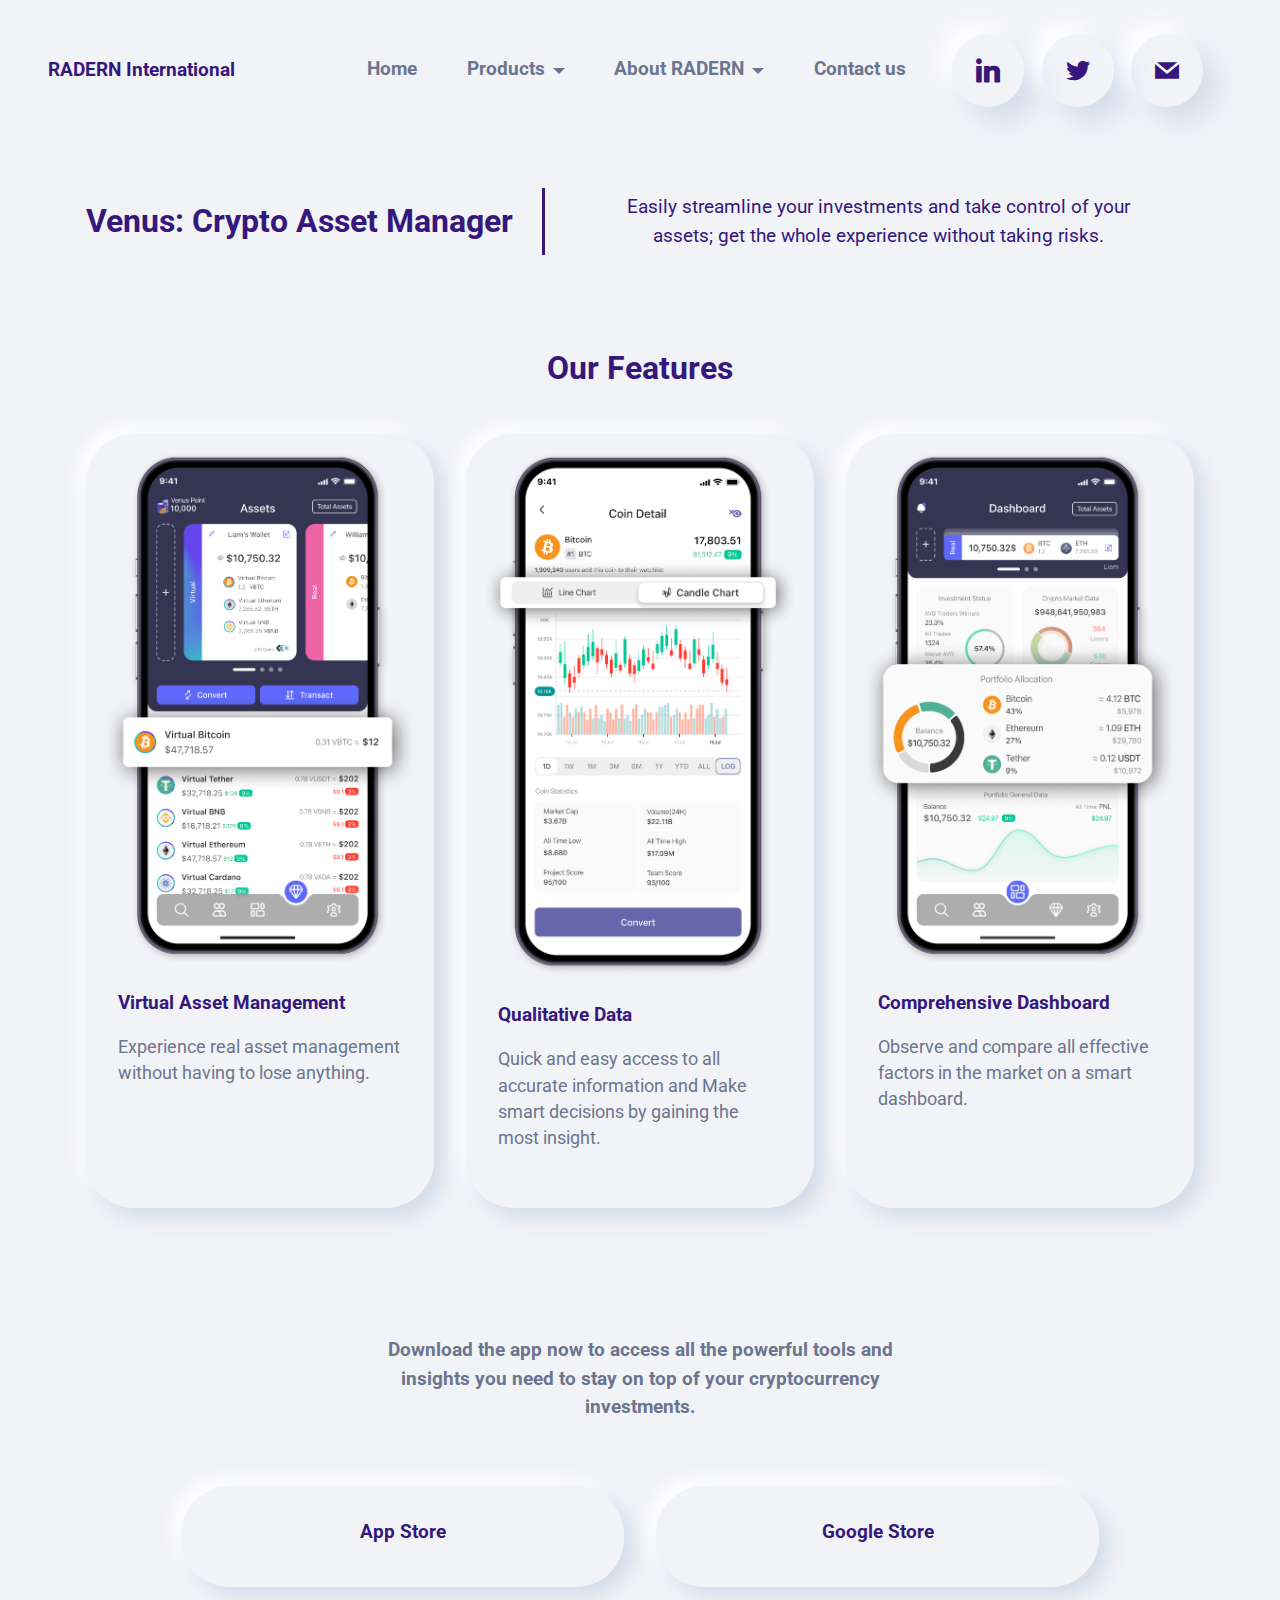
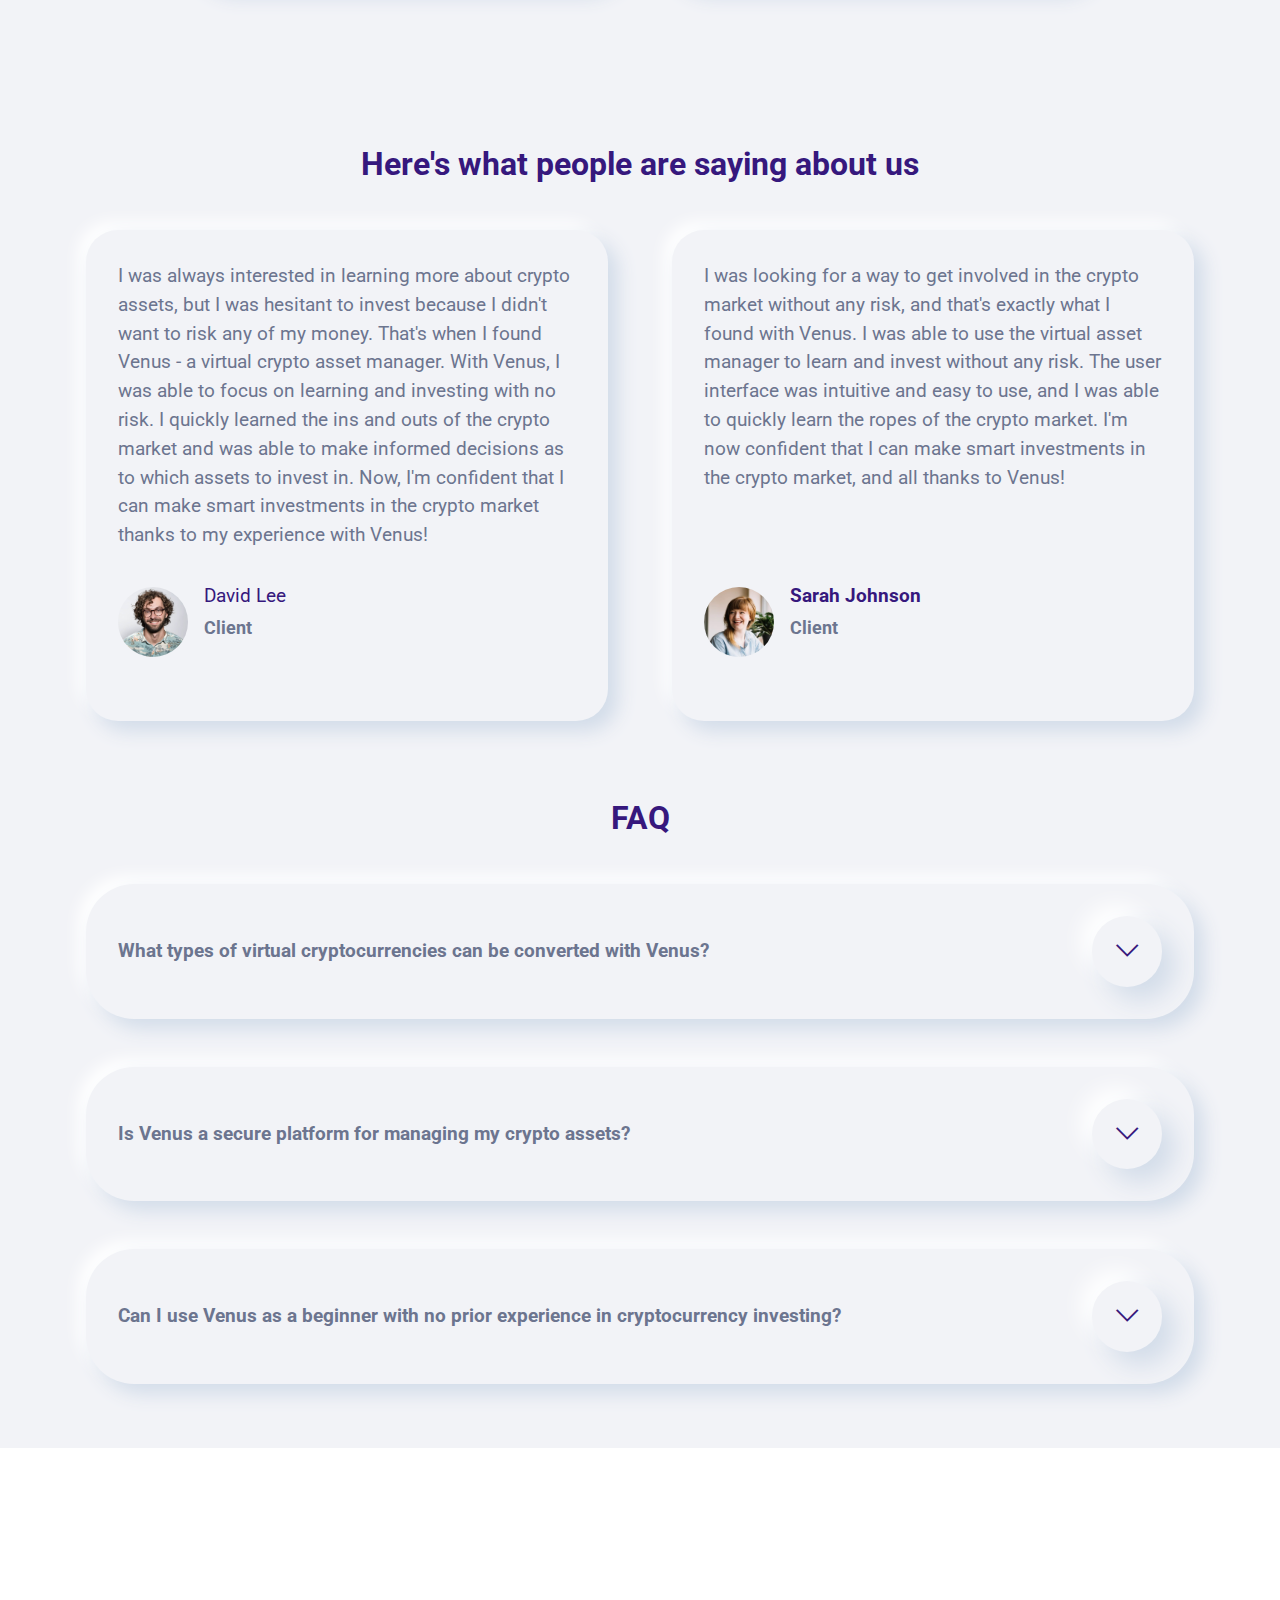
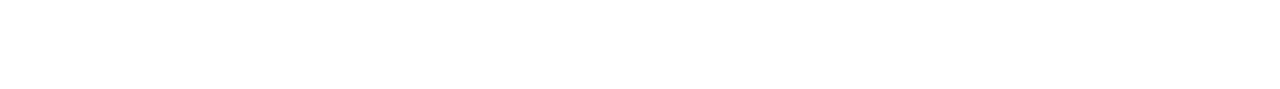
<file: venus.html>
<!DOCTYPE html>
<html  >
<head>
  <!-- Site made with Mobirise Website Builder v5.8.4, https://mobirise.com -->
  <meta charset="UTF-8">
  <meta http-equiv="X-UA-Compatible" content="IE=edge">
  <meta name="generator" content="Mobirise v5.8.4, mobirise.com">
  <meta name="viewport" content="width=device-width, initial-scale=1, minimum-scale=1">
  <link rel="shortcut icon" href="assets/images/download-128x85.png" type="image/x-icon">
  <meta name="description" content="">
  
  
  <title>Venus</title>
  <link rel="stylesheet" href="assets/web/assets/mobirise-icons2/mobirise2.css">
  <link rel="stylesheet" href="assets/web/assets/mobirise-icons/mobirise-icons.css">
  <link rel="stylesheet" href="assets/tether/tether.min.css">
  <link rel="stylesheet" href="assets/bootstrap/css/bootstrap.min.css">
  <link rel="stylesheet" href="assets/bootstrap/css/bootstrap-grid.min.css">
  <link rel="stylesheet" href="assets/bootstrap/css/bootstrap-reboot.min.css">
  <link rel="stylesheet" href="assets/dropdown/css/style.css">
  <link rel="stylesheet" href="assets/socicon/css/styles.css">
  <link rel="stylesheet" href="assets/theme/css/style.css">
  <link rel="preload" href="https://fonts.googleapis.com/css?family=Roboto:100,100i,300,300i,400,400i,500,500i,700,700i,900,900i&display=swap" as="style" onload="this.onload=null;this.rel='stylesheet'">
  <noscript><link rel="stylesheet" href="https://fonts.googleapis.com/css?family=Roboto:100,100i,300,300i,400,400i,500,500i,700,700i,900,900i&display=swap"></noscript>
  <link rel="preload" as="style" href="assets/mobirise/css/mbr-additional.css"><link rel="stylesheet" href="assets/mobirise/css/mbr-additional.css" type="text/css">

  
  
  
</head>
<body>
  
  <section class="menu menu1 cid-svGO3L0vrV" once="menu" id="menu1-1">
    
    <nav class="navbar navbar-dropdown navbar-expand-lg">
        <div class="container">
            <div class="navbar-brand">
                
                <span class="navbar-caption-wrap"><a class="navbar-caption text-secondary text-primary display-5" href="https://radern.co">RADERN International</a></span>
            </div>
            <button class="navbar-toggler" type="button" data-toggle="collapse" data-target="#navbarSupportedContent" aria-controls="navbarNavAltMarkup" aria-expanded="false" aria-label="Toggle navigation">
                <div class="hamburger">
                    <span></span>
                    <span></span>
                    <span></span>
                    <span></span>
                </div>
            </button>
            <div class="collapse navbar-collapse" id="navbarSupportedContent">
                <ul class="navbar-nav nav-dropdown nav-right" data-app-modern-menu="true"><li class="nav-item"><a class="nav-link link text-warning text-primary display-7" href="index.html">
                            Home</a></li>
                    <li class="nav-item dropdown"><a class="nav-link link dropdown-toggle text-warning display-7" href="#" data-toggle="dropdown-submenu" aria-expanded="false">Products</a><div class="dropdown-menu"><a class="dropdown-item text-warning display-7" href="venus.html">Venus</a><a class="dropdown-item text-warning display-7" href="radius.html">Radius</a><a class="dropdown-item text-warning display-7" href="luna.html">Luna</a></div></li>
                    <li class="nav-item dropdown"><a class="nav-link link dropdown-toggle text-warning display-7" href="#" data-toggle="dropdown-submenu" aria-expanded="false">About RADERN</a><div class="dropdown-menu"><a class="dropdown-item text-warning display-7" href="about_radern.html#article01-9" aria-expanded="false">About</a><a class="dropdown-item text-warning text-primary display-7" href="about_radern.html#article01-6">Philosophy</a></div></li>
                    <li class="nav-item"><a class="nav-link link text-warning display-7" href="contact_us.html">Contact us</a>
                    </li></ul>
                <div class="icons-menu">
                    <a class="iconfont-wrapper" href="https://www.linkedin.com/company/radern/" target="_blank">
                        <span class="p-2 mbr-iconfont socicon-linkedin socicon" style="color: rgb(54, 24, 125); fill: rgb(54, 24, 125);"></span>
                    </a>
                    <a class="iconfont-wrapper" href="https://twitter.com/Radernint" target="_blank">
                        <span class="p-2 mbr-iconfont socicon-twitter socicon" style="color: rgb(54, 24, 125); fill: rgb(54, 24, 125);"></span>
                    </a>
                    <a class="iconfont-wrapper" href="mailto:info@radern.co">
                        <span class="p-2 mbr-iconfont socicon-mail socicon" style="color: rgb(54, 24, 125); fill: rgb(54, 24, 125);"></span>
                    </a>
                    
                </div>
                
            </div>
        </div>
    </nav>
</section>

<section class="headers1 cid-svGO3o7YHJ" id="header01-0">
    
    <div class="container">
        <div class="row">
            <div class="col-12">
                
            </div>
            <div class="col-12 col-md-12 col-lg-5 title-col">
                <h6 class="mbr-section-subtitle align-left mbr-fonts-style my-3 display-2"><strong>Venus:&nbsp;Crypto Asset Manager</strong></h6>
            </div>
            <div class="col-12 col-md-12 text-col col-lg-6">
                <p class="mbr-text align-left mbr-fonts-style mb-0 display-5">Easily streamline your investments and take control of your assets; get the whole experience without taking risks.<br></p>
            </div>
        </div>
    </div>
</section>

<section class="features7 cid-txE0LRj4kG" id="features08-f">
    
    
    <div class="container">
        <div class="mbr-section-head pb-5">
            <h4 class="mbr-section-title mbr-fonts-style align-center mb-0 display-2">
                <strong>Our Features</strong>
            </h4>
            
        </div>
        <div class="row justify-content-center">
            <div class="item features-image сol-12 col-md-6 col-lg-4">
                <div class="item-wrapper">
                    <div class="item-img">
                        <img src="assets/images/venus-virtual-wallet.png" alt="Virtual_Wallet">
                    </div>
                    <div class="item-content">
                        
                        <h5 class="item-title mbr-fonts-style display-5"><strong>Virtual Asset Management</strong></h5>
                        <p class="mbr-text mbr-fonts-style mt-3 display-4">Experience real asset management without having to lose anything.<br></p>

                        

                    </div>

                </div>
            </div>
            <div class="item features-image сol-12 col-md-6 col-lg-4">
                <div class="item-wrapper">
                    <div class="item-img">
                        <img src="assets/images/venus-coindetails.png" alt="Coin_Details">
                    </div>
                    <div class="item-content">
                        
                        <h5 class="item-title mbr-fonts-style display-5"><strong>Qualitative Data</strong></h5>
                        <p class="mbr-text mbr-fonts-style mt-3 display-4">Quick and easy access to all accurate information and Make smart decisions by gaining the most insight.<br></p>

                        

                    </div>

                </div>
            </div>
            <div class="item features-image сol-12 col-md-6 col-lg-4">
                <div class="item-wrapper">
                    <div class="item-img">
                        <img src="assets/images/venus-portfolioallocation.png" alt="Dashboard">
                    </div>
                    <div class="item-content">
                        
                        <h5 class="item-title mbr-fonts-style display-5"><strong>Comprehensive Dashboard</strong></h5>
                        <p class="mbr-text mbr-fonts-style mt-3 display-4">Observe and compare all effective factors in the market on a smart dashboard.<br></p>

                        

                    </div>

                </div>
            </div>


        </div>
    </div>
</section>

<section class="article5 cid-txE3cnNB8E" id="article05-g">
    
    

    
    <div class="container">
        <div class="row justify-content-center">
            <div class="col-12">
                <h2 class="title align-left mbr-fonts-style pb-3 mb-5 display-7"><strong>Download the app now to access all the powerful tools and insights you need to stay on top of your cryptocurrency investments.</strong></h2>

            </div>
            <div class="card col-12 col-md-12 col-lg-5">
                <div class="card-wrapper">


                    <div class="card-box">
                        <h4 class="card-title mbr-fonts-style mb-2 display-7"><strong>App Store</strong></h4>
                        
                    </div>

                </div>
            </div>
            <div class="card col-12 col-md-12 col-lg-5">
                <div class="card-wrapper">


                    <div class="card-box">
                        <h4 class="card-title mbr-fonts-style mb-2 display-7"><strong>Google Store</strong></h4>
                        
                    </div>

                </div>
            </div>


        </div>
    </div>
</section>

<section class="testimonials1 cid-svGOzp5ABz" id="testimonials01-5">
    
    
    <div class="container">
        <h3 class="mbr-section-title mbr-fonts-style align-center mb-5 display-2"><strong>Here's what people are saying about us</strong></h3>
        <div class="row justify-content-center">
            <div class="card col-12 col-md-6 col-lg-6">
                <div class="card-wrapper">
                    <p class="mbr-text align-left mbr-fonts-style mb-4 display-7">I was always interested in learning more about crypto assets, but I was hesitant to invest because I didn't want to risk any of my money. That's when I found Venus - a virtual crypto asset manager. With Venus, I was able to focus on learning and investing with no risk. I quickly learned the ins and outs of the crypto market and was able to make informed decisions as to which assets to invest in. Now, I'm confident that I can make smart investments in the crypto market thanks to my experience with Venus!<br></p>
                    <div class="d-flex mb-md-0 mb-4">
                        <div class="image-wrapper">
                            <img src="assets/images/team1.jpg" alt="Mobirise">
                        </div>
                        <div class="text-wrapper">
                            <p class="name mbr-fonts-style mb-1 display-7">David Lee<br></p>
                            <p class="position mbr-fonts-style display-4">
                                <strong>Client</strong>
                            </p>
                        </div>
                    </div>
                </div>
            </div>
            <div class="card col-12 col-md-6 col-lg-6">
                <div class="card-wrapper">
                    <p class="mbr-text align-left mbr-fonts-style mb-4 display-7">I was looking for a way to get involved in the crypto market without any risk, and that's exactly what I found with Venus. I was able to use the virtual asset manager to learn and invest without any risk. The user interface was intuitive and easy to use, and I was able to quickly learn the ropes of the crypto market. I'm now confident that I can make smart investments in the crypto market, and all thanks to Venus!<br><br><br></p>
                    <div class="d-flex mb-md-0 mb-4">
                        <div class="image-wrapper">
                            <img src="assets/images/team2.jpg" alt="Mobirise">
                        </div>
                        <div class="text-wrapper">
                            <p class="name mbr-fonts-style mb-1 display-7"><strong>Sarah Johnson</strong></p>
                            <p class="position mbr-fonts-style display-4">
                                <strong>Client</strong>
                            </p>
                        </div>
                    </div>
                </div>
            </div>
        </div>
    </div>
</section>

<section class="List2 cid-svGOGU5IZ2" id="list02-b">
    

    
    <div class="container">
        <div class="row justify-content-center">
            <div class="col-12 col-md-12">
                <div class="mbr-section-head align-center mb-4">
                    <h3 class="mbr-section-title mb-0 mbr-fonts-style display-2"><strong>FAQ</strong>
                    </h3>
                    
                </div>
                <div id="bootstrap-accordion_5" class="panel-group accordionStyles accordion" role="tablist" aria-multiselectable="true">
                    <div class="card mb-3">
                        <div class="card-header" role="tab" id="headingOne">
                            <a role="button" class="panel-title collapsed" data-toggle="collapse" data-core="" href="#collapse1_5" aria-expanded="false" aria-controls="collapse1">
                                <h6 class="panel-title-edit mbr-fonts-style mb-0 display-7"><strong>What types of virtual cryptocurrencies can be converted with Venus?</strong></h6>
                                <span class="sign mbr-iconfont mbri-arrow-down"></span>
                            </a>
                        </div>
                        <div id="collapse1_5" class="panel-collapse noScroll collapse" role="tabpanel" aria-labelledby="headingOne" data-parent="#bootstrap-accordion_5">
                            <div class="panel-body">
                                <p class="mbr-fonts-style panel-text display-4">Venus supports a wide range of virtual cryptocurrencies including Bitcoin, Ethereum, and Litecoin, among others.<br></p>
                            </div>
                        </div>
                    </div>
                    <div class="card mb-3">
                        <div class="card-header" role="tab" id="headingOne">
                            <a role="button" class="panel-title collapsed" data-toggle="collapse" data-core="" href="#collapse2_5" aria-expanded="false" aria-controls="collapse2">
                                <h6 class="panel-title-edit mbr-fonts-style mb-0 display-7"><strong>Is Venus a secure platform for managing my crypto assets?</strong></h6>
                                <span class="sign mbr-iconfont mbri-arrow-down"></span>
                            </a>
                        </div>
                        <div id="collapse2_5" class="panel-collapse noScroll collapse" role="tabpanel" aria-labelledby="headingOne" data-parent="#bootstrap-accordion_5">
                            <div class="panel-body">
                                <p class="mbr-fonts-style panel-text display-4">Yes, Venus takes the security of your crypto assets very seriously. We utilize industry-standard security measures and protocols to keep your assets safe.<br></p>
                            </div>
                        </div>
                    </div>
                    <div class="card mb-3">
                        <div class="card-header" role="tab" id="headingOne">
                            <a role="button" class="panel-title collapsed" data-toggle="collapse" data-core="" href="#collapse3_5" aria-expanded="false" aria-controls="collapse3">
                                <h6 class="panel-title-edit mbr-fonts-style mb-0 display-7"><strong>Can I use Venus as a beginner with no prior experience in cryptocurrency investing?</strong></h6>
                                <span class="sign mbr-iconfont mbri-arrow-down"></span>
                            </a>
                        </div>
                        <div id="collapse3_5" class="panel-collapse noScroll collapse" role="tabpanel" aria-labelledby="headingOne" data-parent="#bootstrap-accordion_5">
                            <div class="panel-body">
                                <p class="mbr-fonts-style panel-text display-4">Absolutely, Venus is designed to be user-friendly for both beginners and experienced investors. Our Virtual Wallet feature allows you to get acquainted with the market and improve your skills without taking any risks.<br></p>
                            </div>
                        </div>
                    </div>
                    
                    
                    
                </div>
            </div>
        </div>
    </div>
</section>

<section class="footer2 cid-txkVLPL51T mbr-reveal" once="footers" id="footer02-d">
    
    
    <div class="container">
        <div class="media-container-row">
            <div class="col-12 col-md-12 col-lg-12">
                <p class="mbr-text align-right links mbr-fonts-style display-7"><strong><a href="index.html" class="text-secondary text-primary">Home&nbsp;</a> &nbsp;&nbsp;<a href="about_radern.html" class="text-secondary text-primary">About</a>&nbsp;&nbsp;&nbsp; <a href="contact_us.html" class="text-secondary text-primary">Contact</a></strong>
                </p>
            </div>
        </div>
        <div class="footer-lower">
            <div class="media-container-row">
                <div class="col-md-12">
                    <hr>
                </div>
            </div>
            <div class="media-container-row">
                <div class="col-md-6 copyright">
                    <p class="mbr-text mbr-fonts-style display-7">
                            © Copyright 2023 RADERN International<br>All Rights Reserved
                        </p>
                </div>
                <div class="col-md-6">
                    
                </div>
            </div>
        </div>
    </div>
</section>


<script src="assets/web/assets/jquery/jquery.min.js"></script>
  <script src="assets/popper/popper.min.js"></script>
  <script src="assets/tether/tether.min.js"></script>
  <script src="assets/bootstrap/js/bootstrap.min.js"></script>
  <script src="assets/smoothscroll/smooth-scroll.js"></script>
  <script src="assets/dropdown/js/nav-dropdown.js"></script>
  <script src="assets/dropdown/js/navbar-dropdown.js"></script>
  <script src="assets/touchswipe/jquery.touch-swipe.min.js"></script>
  <script src="assets/mbr-switch-arrow/mbr-switch-arrow.js"></script>
  <script src="assets/theme/js/script.js"></script>
  
  
  
</body>
</html>
</file>
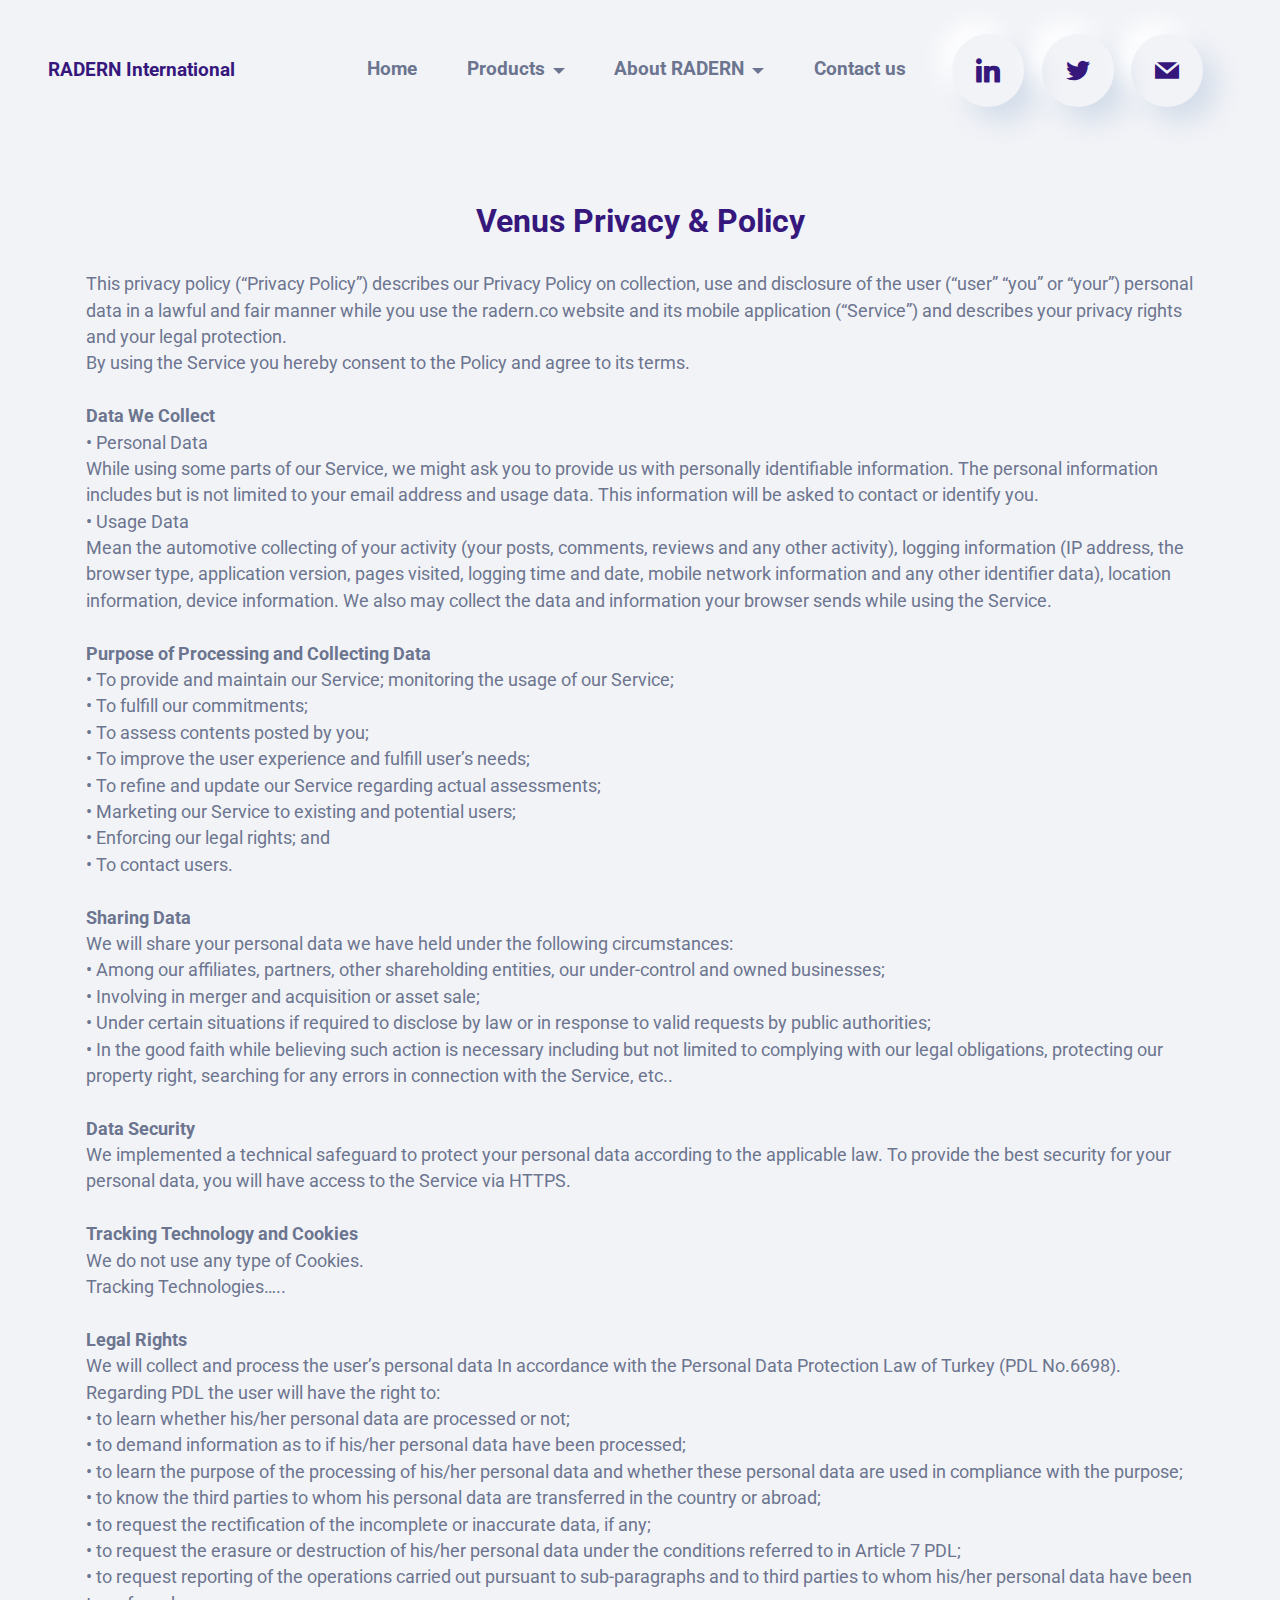
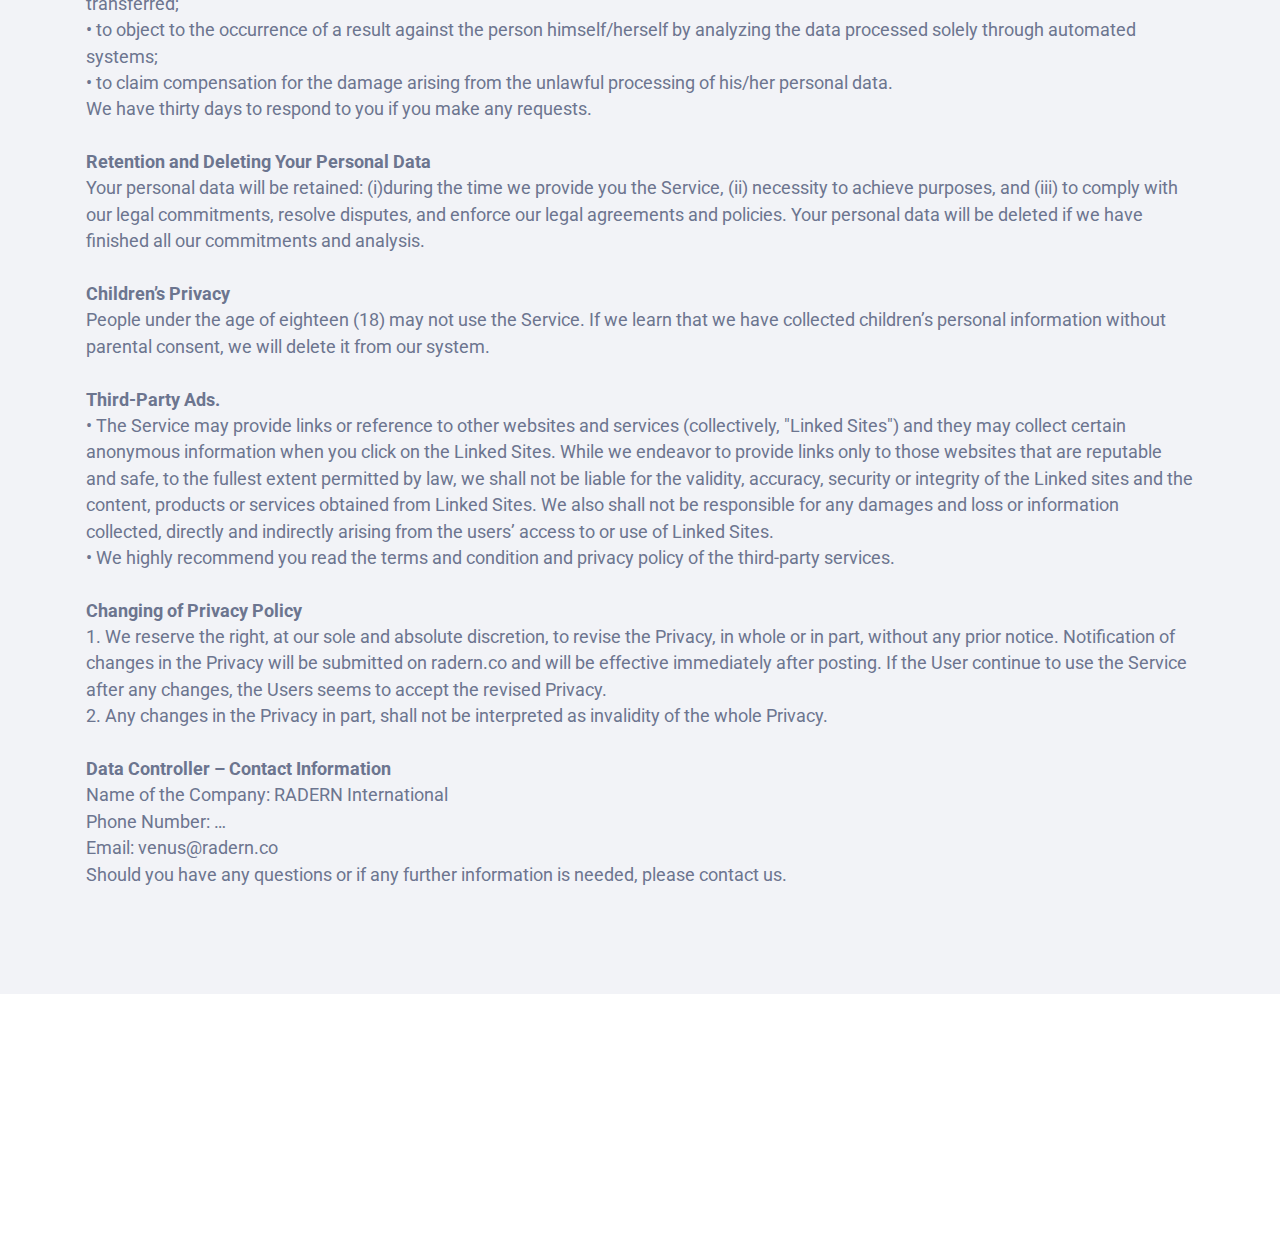
<file: venus_policy.html>
<!DOCTYPE html>
<html  >
<head>
  <!-- Site made with Mobirise Website Builder v5.8.4, https://mobirise.com -->
  <meta charset="UTF-8">
  <meta http-equiv="X-UA-Compatible" content="IE=edge">
  <meta name="generator" content="Mobirise v5.8.4, mobirise.com">
  <meta name="viewport" content="width=device-width, initial-scale=1, minimum-scale=1">
  <link rel="shortcut icon" href="assets/images/download-128x85.png" type="image/x-icon">
  <meta name="description" content="">
  
  
  <title>Venus_Policy</title>
  <link rel="stylesheet" href="assets/tether/tether.min.css">
  <link rel="stylesheet" href="assets/bootstrap/css/bootstrap.min.css">
  <link rel="stylesheet" href="assets/bootstrap/css/bootstrap-grid.min.css">
  <link rel="stylesheet" href="assets/bootstrap/css/bootstrap-reboot.min.css">
  <link rel="stylesheet" href="assets/dropdown/css/style.css">
  <link rel="stylesheet" href="assets/socicon/css/styles.css">
  <link rel="stylesheet" href="assets/theme/css/style.css">
  <link rel="preload" href="https://fonts.googleapis.com/css?family=Roboto:100,100i,300,300i,400,400i,500,500i,700,700i,900,900i&display=swap" as="style" onload="this.onload=null;this.rel='stylesheet'">
  <noscript><link rel="stylesheet" href="https://fonts.googleapis.com/css?family=Roboto:100,100i,300,300i,400,400i,500,500i,700,700i,900,900i&display=swap"></noscript>
  <link rel="preload" as="style" href="assets/mobirise/css/mbr-additional.css"><link rel="stylesheet" href="assets/mobirise/css/mbr-additional.css" type="text/css">

  
  
  
</head>
<body>
  
  <section class="menu menu1 cid-svGO3L0vrV" once="menu" id="menu1-o">
    
    <nav class="navbar navbar-dropdown navbar-expand-lg">
        <div class="container">
            <div class="navbar-brand">
                
                <span class="navbar-caption-wrap"><a class="navbar-caption text-secondary text-primary display-5" href="https://radern.co">RADERN International</a></span>
            </div>
            <button class="navbar-toggler" type="button" data-toggle="collapse" data-target="#navbarSupportedContent" aria-controls="navbarNavAltMarkup" aria-expanded="false" aria-label="Toggle navigation">
                <div class="hamburger">
                    <span></span>
                    <span></span>
                    <span></span>
                    <span></span>
                </div>
            </button>
            <div class="collapse navbar-collapse" id="navbarSupportedContent">
                <ul class="navbar-nav nav-dropdown nav-right" data-app-modern-menu="true"><li class="nav-item"><a class="nav-link link text-warning text-primary display-7" href="index.html">
                            Home</a></li>
                    <li class="nav-item dropdown"><a class="nav-link link dropdown-toggle text-warning display-7" href="#" data-toggle="dropdown-submenu" aria-expanded="false">Products</a><div class="dropdown-menu"><a class="dropdown-item text-warning display-7" href="venus.html">Venus</a><a class="dropdown-item text-warning display-7" href="radius.html">Radius</a><a class="dropdown-item text-warning display-7" href="luna.html">Luna</a></div></li>
                    <li class="nav-item dropdown"><a class="nav-link link dropdown-toggle text-warning display-7" href="#" data-toggle="dropdown-submenu" aria-expanded="false">About RADERN</a><div class="dropdown-menu"><a class="dropdown-item text-warning display-7" href="about_radern.html#article01-9" aria-expanded="false">About</a><a class="dropdown-item text-warning text-primary display-7" href="about_radern.html#article01-6">Philosophy</a></div></li>
                    <li class="nav-item"><a class="nav-link link text-warning display-7" href="contact_us.html">Contact us</a>
                    </li></ul>
                <div class="icons-menu">
                    <a class="iconfont-wrapper" href="https://www.linkedin.com/company/radern/" target="_blank">
                        <span class="p-2 mbr-iconfont socicon-linkedin socicon" style="color: rgb(54, 24, 125); fill: rgb(54, 24, 125);"></span>
                    </a>
                    <a class="iconfont-wrapper" href="https://twitter.com/Radernint" target="_blank">
                        <span class="p-2 mbr-iconfont socicon-twitter socicon" style="color: rgb(54, 24, 125); fill: rgb(54, 24, 125);"></span>
                    </a>
                    <a class="iconfont-wrapper" href="mailto:info@radern.co">
                        <span class="p-2 mbr-iconfont socicon-mail socicon" style="color: rgb(54, 24, 125); fill: rgb(54, 24, 125);"></span>
                    </a>
                    
                </div>
                
            </div>
        </div>
    </nav>
</section>

<section class="article1 cid-txJsgtwhP6" id="article01-r">
    
    <div class="container">
        <div class="row justify-content-center">
            <div class="col-md-12 align-left col-lg-12">
                
                <h4 class="mbr-section-subtitle mbr-fonts-style mb-4 display-2"><strong>Venus Privacy &amp; Policy</strong></h4>
                <p class="mbr-text mbr-fonts-style display-4">This privacy policy (“Privacy Policy”) describes our Privacy Policy on collection, use and disclosure of the user (“user” “you” or “your”) personal data in a lawful and fair manner while you use the radern.co website and its mobile application (“Service”) and describes your privacy rights and your legal protection.
<br>By using the Service you hereby consent to the Policy and agree to its terms.
<br>
<br><strong>Data We Collect
<br></strong>    • Personal Data
<br>While using some parts of our Service, we might ask you to provide us with personally identifiable information. The personal information includes but is not limited to your email address and usage data. This information will be asked to contact or identify you.
<br>    • Usage Data
<br>Mean the automotive collecting of your activity (your posts, comments, reviews and any other activity), logging information (IP address, the browser type, application version, pages visited, logging time and date, mobile network information and any other identifier data), location information, device information. We also may collect the data and information your browser sends while using the Service.
<br>
<br><strong>Purpose of Processing and Collecting Data
<br></strong> • To provide and maintain<em> </em>our Service; monitoring the usage of our Service;
<br> • To fulfill our commitments;
<br> • To assess contents posted by you;
<br> • To improve the user experience and fulfill user’s needs;
<br> • To refine and update our Service regarding actual assessments;
<br> • Marketing our Service to existing and potential users;
<br> • Enforcing our legal rights; and
<br> • To contact users.
<br>
<br><strong>Sharing Data
<br></strong>We will share your personal data we have held under the following circumstances:
<br> • Among our affiliates, partners, other shareholding entities, our under-control and owned businesses;
<br> • Involving in merger and acquisition or asset sale;
<br> • Under certain situations if required to disclose by law or in response to valid requests by public authorities;
<br> • In the good faith while believing such action is necessary including but not limited to complying with our legal obligations, protecting our property right, searching for any errors in connection with the Service, etc..
<br>
<br><strong>Data Security
</strong><br>We implemented a technical safeguard to protect your personal data according to the applicable law. To provide the best security for your personal data, you will have access to the Service via HTTPS.
<br>
<br><strong>Tracking Technology and Cookies
</strong><br>We do not use any type of Cookies.
<br>Tracking Technologies…..
<br>
<br><strong>Legal Rights
</strong><br>We will collect and process the user’s personal data In accordance with the Personal Data Protection Law of Turkey (PDL No.6698). Regarding PDL the user will have the right to:
<br>•	to learn whether his/her personal data are processed or not;
<br>•	to demand information as to if his/her personal data have been processed;
<br>•	to learn the purpose of the processing of his/her personal data and whether these personal data are used in compliance with the purpose;
<br>•	to know the third parties to whom his personal data are transferred in the country or abroad;
<br>•	to request the rectification of the incomplete or inaccurate data, if any;
<br>•	to request the erasure or destruction of his/her personal data under the conditions referred to in Article 7 PDL; 
<br>•	to request reporting of the operations carried out pursuant to sub-paragraphs and to third parties to whom his/her personal data have been transferred;
<br>•	to object to the occurrence of a result against the person himself/herself by analyzing the data processed solely through automated systems;
<br>•	to claim compensation for the damage arising from the unlawful processing of his/her personal data.
<br>We have thirty days to respond to you if you make any requests.
<br>
<br><strong>Retention and Deleting Your Personal Data
</strong><br>Your personal data will be retained: (i)during the time we provide you the Service, (ii) necessity to achieve purposes, and (iii) to comply with our legal commitments, resolve disputes, and enforce our legal agreements and policies. Your personal data will be deleted if we have finished all our commitments and analysis.
<br>
<br><strong>Children’s Privacy
</strong><br>People under the age of eighteen (18) may not use the Service. If we learn that we have collected children’s personal information without parental consent, we will delete it from our system.
<br>
<br><strong>Third-Party Ads.
</strong><br> • The Service may provide links or reference to other websites and services (collectively, "Linked Sites") and they may collect certain anonymous information when you click on the Linked Sites. While we endeavor to provide links only to those websites that are reputable and safe, to the fullest extent permitted by law, we shall not be liable for the validity, accuracy, security or integrity of the Linked sites and the content, products or services obtained from Linked Sites. We also shall not be responsible for any damages and loss or information collected, directly and indirectly arising from the users’ access to or use of Linked Sites.
<br> • We highly recommend you read the terms and condition and privacy policy of the third-party services.
<br>
<br><strong>Changing of Privacy Policy
</strong><br>1. We reserve the right, at our sole and absolute discretion, to revise the Privacy, in whole or in part, without any prior notice. Notification of changes in the Privacy will be submitted on radern.co and will be effective immediately after posting. If the User continue to use the Service after any changes, the Users seems to accept the revised Privacy.
<br>2. Any changes in the Privacy in part, shall not be interpreted as invalidity of the whole Privacy.
<br>
<br><strong>Data Controller – Contact Information
</strong><br>Name of the Company: RADERN International
<br>Phone Number: …
<br>Email: venus@radern.co
<br>Should you have any questions or if any further information is needed, please contact us.
<br>
<br></p>
            </div>
        </div>
    </div>
</section>

<section class="footer2 cid-txkVLPL51T mbr-reveal" once="footers" id="footer02-p">
    
    
    <div class="container">
        <div class="media-container-row">
            <div class="col-12 col-md-12 col-lg-12">
                <p class="mbr-text align-right links mbr-fonts-style display-7"><strong><a href="index.html" class="text-secondary text-primary">Home&nbsp;</a> &nbsp;&nbsp;<a href="about_radern.html" class="text-secondary text-primary">About</a>&nbsp;&nbsp;&nbsp; <a href="contact_us.html" class="text-secondary text-primary">Contact</a></strong>
                </p>
            </div>
        </div>
        <div class="footer-lower">
            <div class="media-container-row">
                <div class="col-md-12">
                    <hr>
                </div>
            </div>
            <div class="media-container-row">
                <div class="col-md-6 copyright">
                    <p class="mbr-text mbr-fonts-style display-7">
                            © Copyright 2023 RADERN International<br>All Rights Reserved
                        </p>
                </div>
                <div class="col-md-6">
                    
                </div>
            </div>
        </div>
    </div>
</section>


<script src="assets/web/assets/jquery/jquery.min.js"></script>
  <script src="assets/popper/popper.min.js"></script>
  <script src="assets/tether/tether.min.js"></script>
  <script src="assets/bootstrap/js/bootstrap.min.js"></script>
  <script src="assets/smoothscroll/smooth-scroll.js"></script>
  <script src="assets/dropdown/js/nav-dropdown.js"></script>
  <script src="assets/dropdown/js/navbar-dropdown.js"></script>
  <script src="assets/touchswipe/jquery.touch-swipe.min.js"></script>
  <script src="assets/theme/js/script.js"></script>
  
  
  
</body>
</html>
</file>
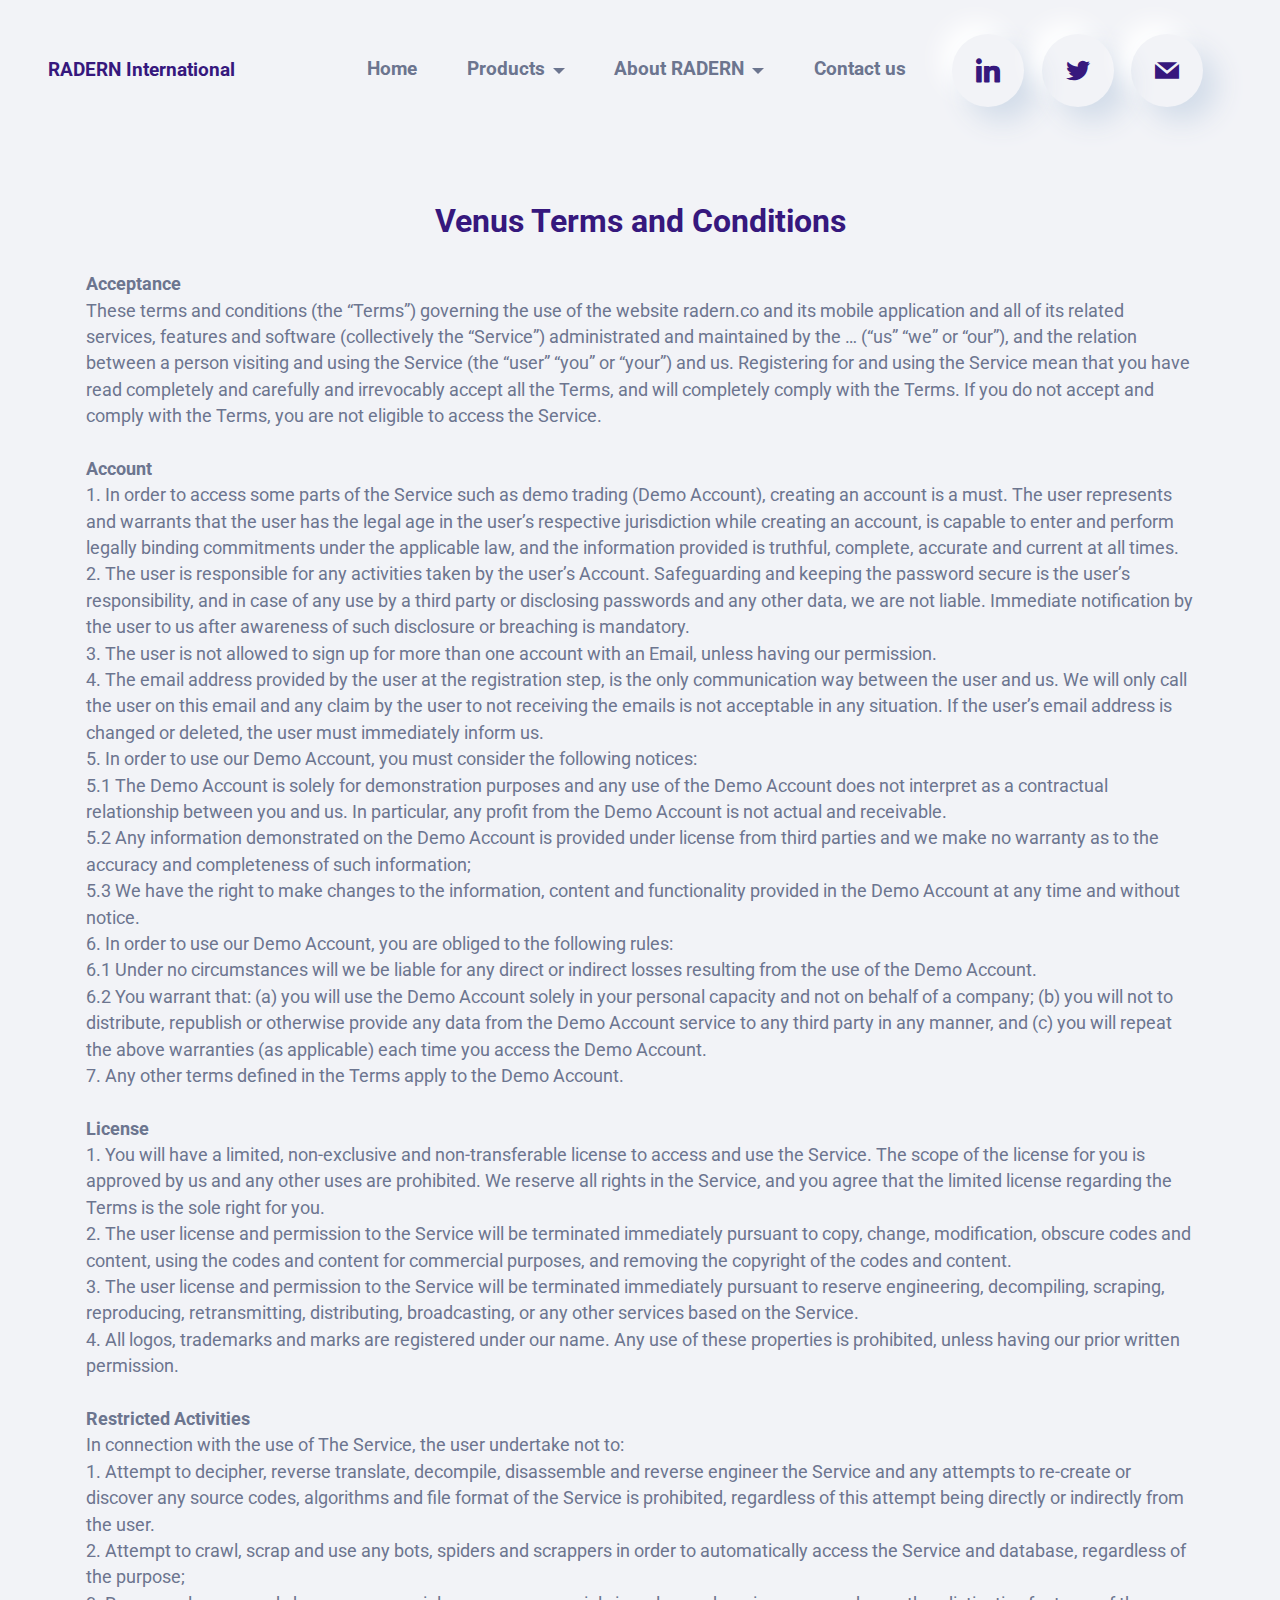
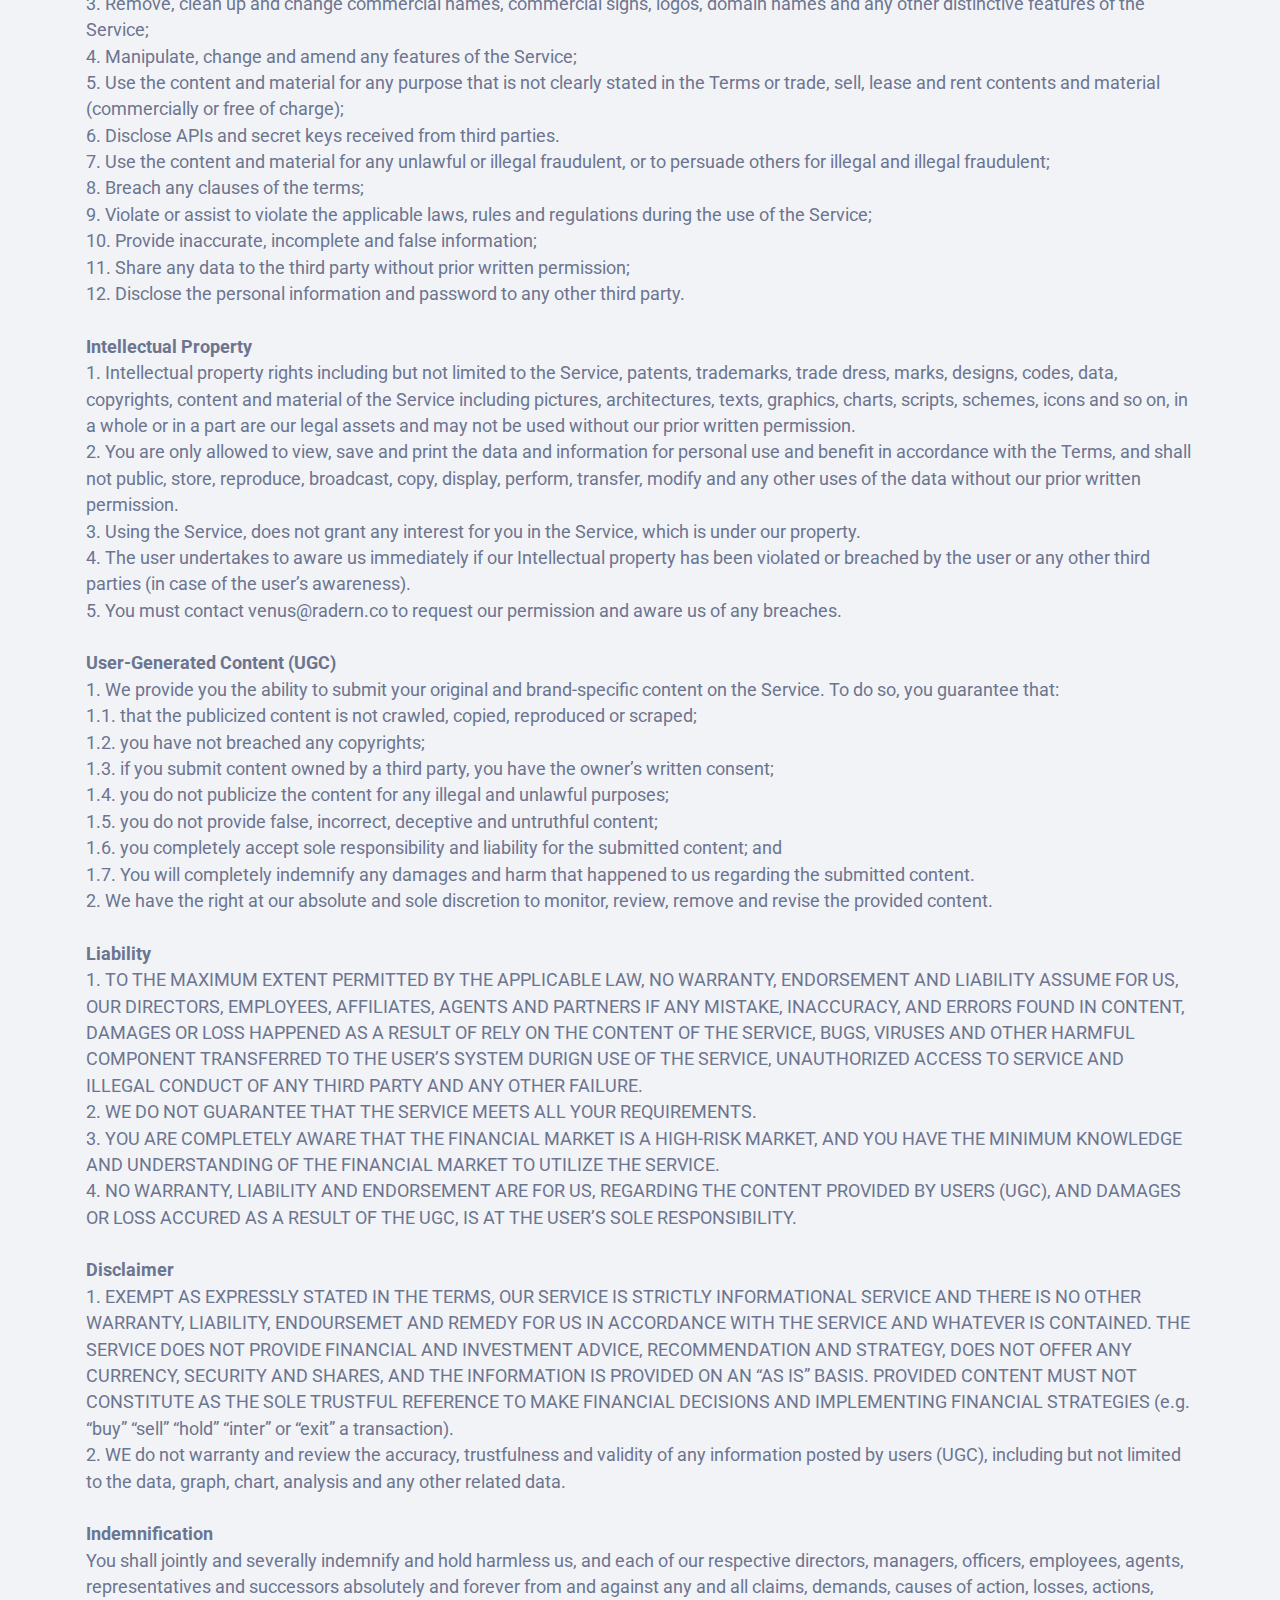
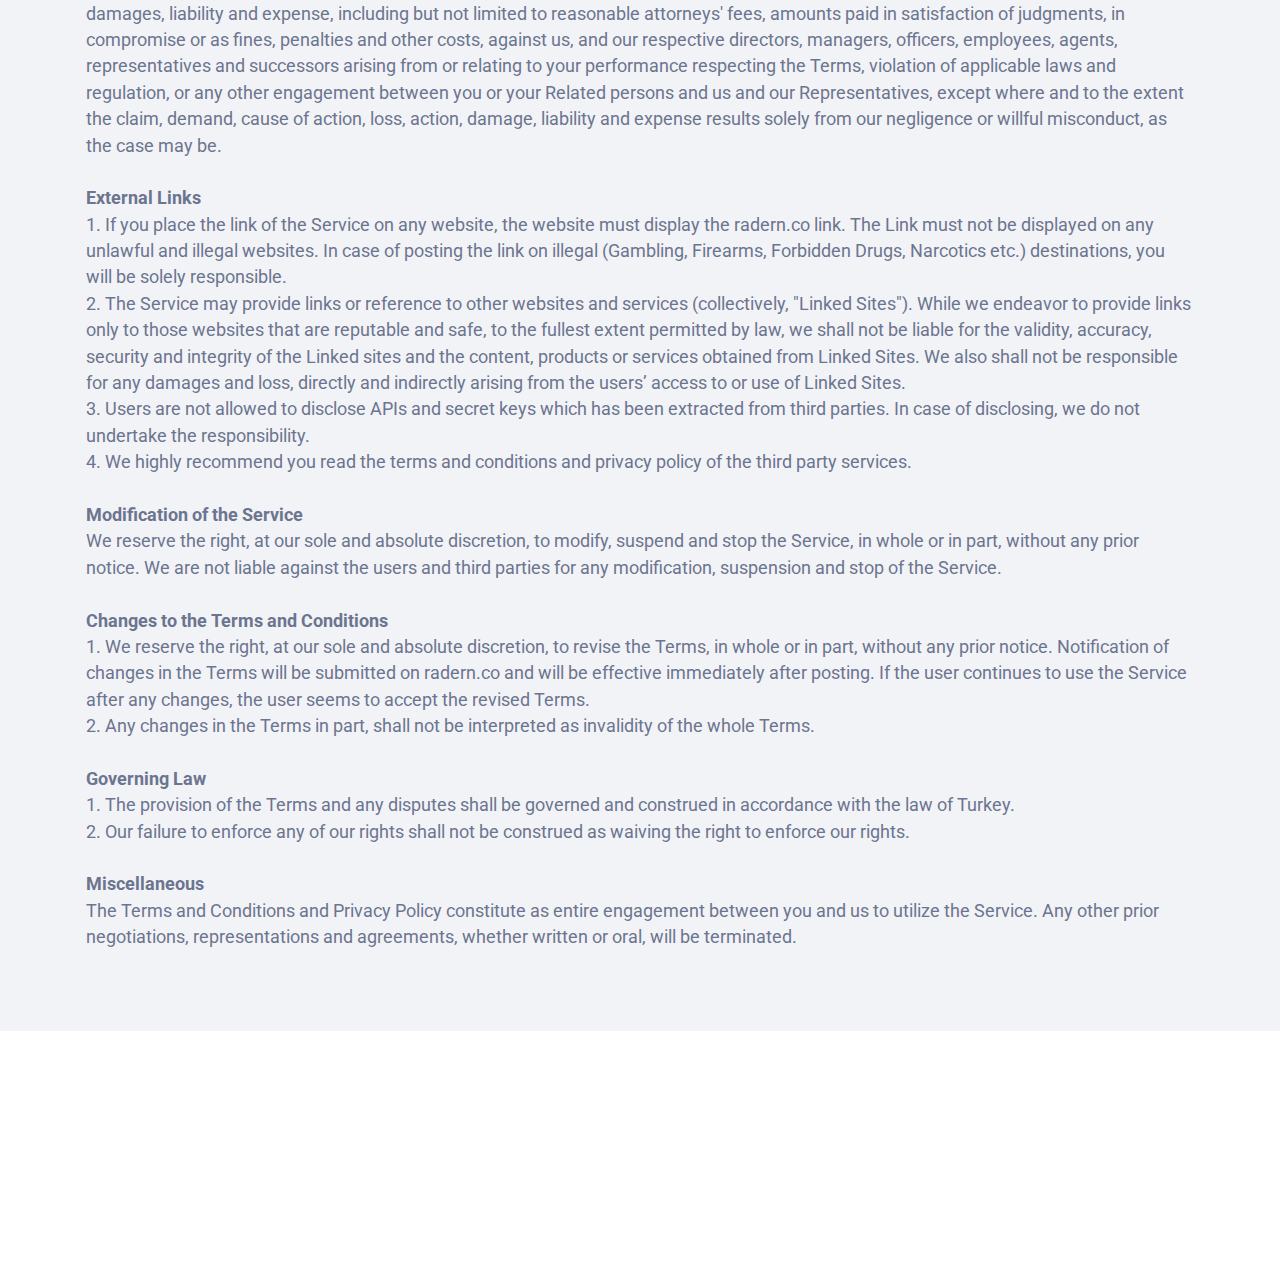
<file: venus_terms.html>
<!DOCTYPE html>
<html  >
<head>
  <!-- Site made with Mobirise Website Builder v5.8.4, https://mobirise.com -->
  <meta charset="UTF-8">
  <meta http-equiv="X-UA-Compatible" content="IE=edge">
  <meta name="generator" content="Mobirise v5.8.4, mobirise.com">
  <meta name="viewport" content="width=device-width, initial-scale=1, minimum-scale=1">
  <link rel="shortcut icon" href="assets/images/download-128x85.png" type="image/x-icon">
  <meta name="description" content="">
  
  
  <title>Venus_Terms</title>
  <link rel="stylesheet" href="assets/tether/tether.min.css">
  <link rel="stylesheet" href="assets/bootstrap/css/bootstrap.min.css">
  <link rel="stylesheet" href="assets/bootstrap/css/bootstrap-grid.min.css">
  <link rel="stylesheet" href="assets/bootstrap/css/bootstrap-reboot.min.css">
  <link rel="stylesheet" href="assets/dropdown/css/style.css">
  <link rel="stylesheet" href="assets/socicon/css/styles.css">
  <link rel="stylesheet" href="assets/theme/css/style.css">
  <link rel="preload" href="https://fonts.googleapis.com/css?family=Roboto:100,100i,300,300i,400,400i,500,500i,700,700i,900,900i&display=swap" as="style" onload="this.onload=null;this.rel='stylesheet'">
  <noscript><link rel="stylesheet" href="https://fonts.googleapis.com/css?family=Roboto:100,100i,300,300i,400,400i,500,500i,700,700i,900,900i&display=swap"></noscript>
  <link rel="preload" as="style" href="assets/mobirise/css/mbr-additional.css"><link rel="stylesheet" href="assets/mobirise/css/mbr-additional.css" type="text/css">

  
  
  
</head>
<body>
  
  <section class="menu menu1 cid-svGO3L0vrV" once="menu" id="menu1-m">
    
    <nav class="navbar navbar-dropdown navbar-expand-lg">
        <div class="container">
            <div class="navbar-brand">
                
                <span class="navbar-caption-wrap"><a class="navbar-caption text-secondary text-primary display-5" href="https://radern.co">RADERN International</a></span>
            </div>
            <button class="navbar-toggler" type="button" data-toggle="collapse" data-target="#navbarSupportedContent" aria-controls="navbarNavAltMarkup" aria-expanded="false" aria-label="Toggle navigation">
                <div class="hamburger">
                    <span></span>
                    <span></span>
                    <span></span>
                    <span></span>
                </div>
            </button>
            <div class="collapse navbar-collapse" id="navbarSupportedContent">
                <ul class="navbar-nav nav-dropdown nav-right" data-app-modern-menu="true"><li class="nav-item"><a class="nav-link link text-warning text-primary display-7" href="index.html">
                            Home</a></li>
                    <li class="nav-item dropdown"><a class="nav-link link dropdown-toggle text-warning display-7" href="#" data-toggle="dropdown-submenu" aria-expanded="false">Products</a><div class="dropdown-menu"><a class="dropdown-item text-warning display-7" href="venus.html">Venus</a><a class="dropdown-item text-warning display-7" href="radius.html">Radius</a><a class="dropdown-item text-warning display-7" href="luna.html">Luna</a></div></li>
                    <li class="nav-item dropdown"><a class="nav-link link dropdown-toggle text-warning display-7" href="#" data-toggle="dropdown-submenu" aria-expanded="false">About RADERN</a><div class="dropdown-menu"><a class="dropdown-item text-warning display-7" href="about_radern.html#article01-9" aria-expanded="false">About</a><a class="dropdown-item text-warning text-primary display-7" href="about_radern.html#article01-6">Philosophy</a></div></li>
                    <li class="nav-item"><a class="nav-link link text-warning display-7" href="contact_us.html">Contact us</a>
                    </li></ul>
                <div class="icons-menu">
                    <a class="iconfont-wrapper" href="https://www.linkedin.com/company/radern/" target="_blank">
                        <span class="p-2 mbr-iconfont socicon-linkedin socicon" style="color: rgb(54, 24, 125); fill: rgb(54, 24, 125);"></span>
                    </a>
                    <a class="iconfont-wrapper" href="https://twitter.com/Radernint" target="_blank">
                        <span class="p-2 mbr-iconfont socicon-twitter socicon" style="color: rgb(54, 24, 125); fill: rgb(54, 24, 125);"></span>
                    </a>
                    <a class="iconfont-wrapper" href="mailto:info@radern.co">
                        <span class="p-2 mbr-iconfont socicon-mail socicon" style="color: rgb(54, 24, 125); fill: rgb(54, 24, 125);"></span>
                    </a>
                    
                </div>
                
            </div>
        </div>
    </nav>
</section>

<section class="article1 cid-txJrZEC0sQ" id="article01-q">
    
    <div class="container">
        <div class="row justify-content-center">
            <div class="col-md-12 align-left col-lg-12">
                
                <h4 class="mbr-section-subtitle mbr-fonts-style mb-4 display-2"><strong>Venus Terms and Conditions</strong></h4>
                <p class="mbr-text mbr-fonts-style display-4"><strong>Acceptance
</strong><br>These terms and conditions (the “Terms”) governing the use of the website radern.co and its mobile application and all of its related services, features and software (collectively the “Service”) administrated and maintained by the … (“us” “we” or “our”), and the relation between a person visiting and using the Service (the “user” “you” or “your”) and us. Registering for and using the Service mean that you have read completely and carefully and irrevocably accept all the Terms, and will completely comply with the Terms. If you do not accept and comply with the Terms, you are not eligible to access the Service.
<br><br><strong>Account</strong><strong><br></strong>1. In order to access some parts of the Service such as demo trading (Demo Account), creating an account is a must. The user represents and warrants that the user has the legal age in the user’s respective jurisdiction while creating an account, is capable to enter and perform legally binding commitments under the applicable law, and the information provided is truthful, complete, accurate and current at all times.
<br>2. The user is responsible for any activities taken by the user’s Account. Safeguarding and keeping the password secure is the user’s responsibility, and in case of any use by a third party or disclosing passwords and any other data, we are not liable. Immediate notification by the user to us after awareness of such disclosure or breaching is mandatory.
<br>3. The user is not allowed to sign up for more than one account with an Email, unless having our permission.
<br>4. The email address provided by the user at the registration step, is the only communication way between the user and us. We will only call the user on this email and any claim by the user to not receiving the emails is not acceptable in any situation. If the user’s email address is changed or deleted, the user must immediately inform us.
<br>5. In order to use our Demo Account, you must consider the following notices: 
<br>5.1 The Demo Account is solely for demonstration purposes and any use of the Demo Account does not interpret as a contractual relationship between you and us. In particular, any profit from the Demo Account is not actual and receivable.
<br>5.2  Any information demonstrated on the Demo Account is provided under license from third parties and we make no warranty as to the accuracy and completeness of such information;
<br>5.3 We have the right to make changes to the information, content and functionality provided in the Demo Account at any time and without notice. 
<br>6. In order to use our Demo Account, you are obliged to the following rules: 
<br>6.1 Under no circumstances will we be liable for any direct or indirect losses resulting from the use of the Demo Account. 
<br>6.2 You warrant that: (a) you will use the Demo Account solely in your personal capacity and not on behalf of a company; (b) you will not to distribute, republish or otherwise provide any data from the Demo Account service to any third party in any manner, and (c) you will repeat the above warranties (as applicable) each time you access the Demo Account.
<br>7. Any other terms defined in the Terms apply to the Demo Account.
<br><br><strong>License
</strong><br>1. You will have a  limited, non-exclusive and non-transferable license to access and use the Service. The scope of the license for you is approved by us and any other uses are prohibited. We reserve all rights in the Service, and you agree that the limited license regarding the Terms is the sole right for you.
<br>2. The user license and permission to the Service will be terminated immediately pursuant to copy, change, modification, obscure codes and content, using the codes and content for commercial purposes, and removing the copyright of the codes and content.
<br>3. The user license and permission to the Service will be terminated immediately pursuant to reserve engineering, decompiling, scraping, reproducing, retransmitting, distributing, broadcasting, or any other services based on the Service.
<br>4. All logos, trademarks and marks are registered under our name. Any use of these properties is prohibited, unless having our prior written permission.<strong><br></strong><br><strong>Restricted Activities
<br></strong>In connection with the use of The Service, the user undertake not to:
<br>1. Attempt to decipher, reverse translate, decompile, disassemble and reverse engineer the Service and any attempts to re-create or discover any source codes, algorithms and file format of the Service is prohibited, regardless of this attempt being directly or indirectly from the user.
<br>2. Attempt to crawl, scrap and use any bots, spiders and scrappers in order to automatically access the Service and database, regardless of the purpose;
<br>3. Remove, clean up and change commercial names, commercial signs, logos, domain names and any other distinctive features of the Service;
<br>4. Manipulate, change and amend any features of the Service;
<br>5. Use the content and material for any purpose that is not clearly stated in the Terms or trade, sell, lease and rent contents and material (commercially or free of charge);
<br>6. Disclose APIs and secret keys received from third parties.
<br>7. Use the content and material for any unlawful or illegal fraudulent, or to persuade others for illegal and illegal fraudulent;
<br>8. Breach any clauses of the terms;
<br>9. Violate or assist to violate the applicable laws, rules and regulations during the use of the Service;
<br>10. Provide inaccurate, incomplete and false information;
<br>11. Share any data to the third party without prior written permission;
<br>12. Disclose the personal information and password to any other third party.
<br><br><strong>Intellectual Property
<br></strong>1. Intellectual property rights including but not limited to the Service, patents, trademarks, trade dress, marks, designs, codes, data, copyrights, content and material of the Service including pictures, architectures, texts, graphics, charts, scripts, schemes, icons and so on, in a whole or in a part are our legal assets and may not be used without our prior written permission.
<br>2. You are only allowed to view, save and print the data and information for personal use and benefit in accordance with the Terms, and shall not public, store, reproduce, broadcast, copy, display, perform, transfer, modify and any other uses of the data without our prior written permission.
<br>3. Using the Service, does not grant any interest for you in the Service, which is under our property.
<br>4. The user undertakes to aware us immediately if our Intellectual property has been violated or breached by the user or any other third parties (in case of the user’s awareness).
<br>5. You must contact venus@radern.co to request our permission and aware us of any breaches.
<br><br><strong>User-Generated Content (UGC)
<br></strong>1. We provide you the ability to submit your original and brand-specific content on the Service. To do so, you guarantee that:
<br>1.1. that the publicized content is not crawled, copied, reproduced or scraped;
<br>1.2. you have not breached any copyrights;
<br>1.3. if you submit content owned by a third party, you have the owner’s written consent;
<br>1.4. you do not publicize the content for any illegal and unlawful purposes;
<br>1.5. you do not provide false, incorrect, deceptive and untruthful content;
<br>1.6. you completely accept sole responsibility and liability for the submitted content; and
<br>1.7. You will completely indemnify any damages and harm that happened to us regarding the submitted content.
<br>2. We have the right at our absolute and sole discretion to monitor, review, remove and revise the provided content.
<br><br><strong>Liability
</strong><br>1. TO THE MAXIMUM EXTENT PERMITTED BY THE APPLICABLE LAW, NO WARRANTY, ENDORSEMENT AND LIABILITY ASSUME FOR US, OUR DIRECTORS, EMPLOYEES, AFFILIATES, AGENTS AND PARTNERS IF ANY MISTAKE, INACCURACY, AND ERRORS FOUND IN CONTENT, DAMAGES OR LOSS HAPPENED AS A RESULT OF RELY ON THE CONTENT OF THE SERVICE, BUGS, VIRUSES AND OTHER HARMFUL COMPONENT TRANSFERRED TO THE USER’S SYSTEM DURIGN USE OF THE SERVICE, UNAUTHORIZED ACCESS TO SERVICE AND ILLEGAL CONDUCT OF ANY THIRD PARTY AND ANY OTHER FAILURE.
<br>2. WE DO NOT GUARANTEE THAT THE SERVICE MEETS ALL YOUR REQUIREMENTS.
<br>3. YOU ARE COMPLETELY AWARE THAT THE FINANCIAL MARKET IS A HIGH-RISK MARKET, AND YOU HAVE THE MINIMUM KNOWLEDGE AND UNDERSTANDING OF THE FINANCIAL MARKET TO UTILIZE THE SERVICE.
<br>4. NO WARRANTY, LIABILITY AND ENDORSEMENT ARE FOR US, REGARDING THE CONTENT PROVIDED BY USERS (UGC), AND DAMAGES OR LOSS ACCURED AS A RESULT OF THE UGC, IS AT THE USER’S SOLE RESPONSIBILITY.
<br><br><strong>Disclaimer
</strong><br>1. EXEMPT AS EXPRESSLY STATED IN THE TERMS, OUR SERVICE IS STRICTLY INFORMATIONAL SERVICE AND THERE IS NO OTHER WARRANTY, LIABILITY, ENDOURSEMET AND REMEDY FOR US IN ACCORDANCE WITH THE SERVICE AND WHATEVER IS CONTAINED. THE SERVICE DOES NOT PROVIDE FINANCIAL AND INVESTMENT ADVICE, RECOMMENDATION AND STRATEGY, DOES NOT OFFER ANY CURRENCY, SECURITY AND SHARES, AND THE INFORMATION IS PROVIDED ON AN “AS IS” BASIS. PROVIDED CONTENT MUST NOT CONSTITUTE AS THE SOLE TRUSTFUL REFERENCE TO MAKE FINANCIAL DECISIONS AND IMPLEMENTING FINANCIAL STRATEGIES (e.g. “buy” “sell” “hold” “inter” or “exit” a transaction).
<br>2. WE do not warranty and review the accuracy, trustfulness and validity of any information posted by users (UGC), including but not limited to the data, graph, chart, analysis and any other related data.
<br><br><strong>Indemnification
</strong><br>You shall jointly and severally indemnify and hold harmless us, and each of our respective directors, managers, officers, employees, agents, representatives and successors absolutely and forever from and against any and all claims, demands, causes of action, losses, actions, damages, liability and expense, including but not limited to reasonable attorneys' fees, amounts paid in satisfaction of judgments, in compromise or as fines, penalties and other costs, against us, and our respective directors, managers, officers, employees, agents, representatives and successors arising from or relating to your performance respecting the Terms, violation of applicable laws and regulation, or any other engagement between you or your Related persons and us and our Representatives, except where and to the extent the claim, demand, cause of action, loss, action, damage, liability and expense results solely from our negligence or willful misconduct, as the case may be.
<br><br><strong>External Links
<br></strong>1. If you place the link of the Service on any website, the website must display the radern.co link. The Link must not be displayed on any unlawful and illegal websites. In case of posting the link on illegal (Gambling, Firearms, Forbidden Drugs, Narcotics etc.) destinations, you will be solely responsible.
<br>2. The Service may provide links or reference to other websites and services (collectively, "Linked Sites"). While we endeavor to provide links only to those websites that are reputable and safe, to the fullest extent permitted by law, we shall not be liable for the validity, accuracy, security and integrity of the Linked sites and the content, products or services obtained from Linked Sites. We also shall not be responsible for any damages and loss, directly and indirectly arising from the users’ access to or use of Linked Sites.
<br>3. Users are not allowed to disclose APIs and secret keys which has been extracted from third parties. In case of disclosing, we do not undertake the responsibility.
<br>4. We highly recommend you read the terms and conditions and privacy policy of the third party services.<strong><br></strong><br><strong>Modification of the Service
<br></strong>We reserve the right, at our sole and absolute discretion, to modify, suspend and stop the Service, in whole or in part, without any prior notice. We are not liable against the users and third parties for any modification, suspension and stop of the Service.
<br><strong> </strong><br><strong>Changes to the Terms and Conditions
<br></strong>1. We reserve the right, at our sole and absolute discretion, to revise the Terms, in whole or in part, without any prior notice. Notification of changes in the Terms will be submitted on radern.co and will be effective immediately after posting. If the user continues to use the Service after any changes, the user seems to accept the revised Terms.
<br>2. Any changes in the Terms in part, shall not be interpreted as invalidity of the whole Terms.<strong><br></strong><br><strong>Governing Law
<br></strong>1. The provision of the Terms and any disputes shall be governed and construed in accordance with the law of Turkey.
<br>2. Our failure to enforce any of our rights shall not be construed as waiving the right to enforce our rights.
<br><br><strong>Miscellaneous
<br></strong>The Terms and Conditions and Privacy Policy constitute as entire engagement between you and us to utilize the Service. Any other prior negotiations, representations and agreements, whether written or oral, will be terminated.&nbsp;<br></p>
            </div>
        </div>
    </div>
</section>

<section class="footer2 cid-txkVLPL51T mbr-reveal" once="footers" id="footer02-n">
    
    
    <div class="container">
        <div class="media-container-row">
            <div class="col-12 col-md-12 col-lg-12">
                <p class="mbr-text align-right links mbr-fonts-style display-7"><strong><a href="index.html" class="text-secondary text-primary">Home&nbsp;</a> &nbsp;&nbsp;<a href="about_radern.html" class="text-secondary text-primary">About</a>&nbsp;&nbsp;&nbsp; <a href="contact_us.html" class="text-secondary text-primary">Contact</a></strong>
                </p>
            </div>
        </div>
        <div class="footer-lower">
            <div class="media-container-row">
                <div class="col-md-12">
                    <hr>
                </div>
            </div>
            <div class="media-container-row">
                <div class="col-md-6 copyright">
                    <p class="mbr-text mbr-fonts-style display-7">
                            © Copyright 2023 RADERN International<br>All Rights Reserved
                        </p>
                </div>
                <div class="col-md-6">
                    
                </div>
            </div>
        </div>
    </div>
</section>


<script src="assets/web/assets/jquery/jquery.min.js"></script>
  <script src="assets/popper/popper.min.js"></script>
  <script src="assets/tether/tether.min.js"></script>
  <script src="assets/bootstrap/js/bootstrap.min.js"></script>
  <script src="assets/smoothscroll/smooth-scroll.js"></script>
  <script src="assets/dropdown/js/nav-dropdown.js"></script>
  <script src="assets/dropdown/js/navbar-dropdown.js"></script>
  <script src="assets/touchswipe/jquery.touch-swipe.min.js"></script>
  <script src="assets/theme/js/script.js"></script>
  
  
  
</body>
</html>
</file>
<file: assets/web/assets/mobirise-icons2/mobirise2.css>
@font-face {
  font-family: 'Moririse2';
  font-display: swap;
  src:  url('mobirise2.eot?f2bix4');
  src:  url('mobirise2.eot?f2bix4#iefix') format('embedded-opentype'),
    url('mobirise2.ttf?f2bix4') format('truetype'),
    url('mobirise2.woff?f2bix4') format('woff'),
    url('mobirise2.svg?f2bix4#mobirise2') format('svg');
  font-weight: normal;
  font-style: normal;
}

[class^="mobi-"], [class*=" mobi-"] {
  /* use !important to prevent issues with browser extensions that change fonts */
  font-family: 'Moririse2' !important;
  speak: none;
  font-style: normal;
  font-weight: normal;
  font-variant: normal;
  text-transform: none;
  line-height: 1;

  /* Better Font Rendering =========== */
  -webkit-font-smoothing: antialiased;
  -moz-osx-font-smoothing: grayscale;
}

.mobi-mbri-add-submenu:before {
  content: "\e900";
}
.mobi-mbri-alert:before {
  content: "\e901";
}
.mobi-mbri-align-center:before {
  content: "\e902";
}
.mobi-mbri-align-justify:before {
  content: "\e903";
}
.mobi-mbri-align-left:before {
  content: "\e904";
}
.mobi-mbri-align-right:before {
  content: "\e905";
}
.mobi-mbri-android:before {
  content: "\e906";
}
.mobi-mbri-apple:before {
  content: "\e907";
}
.mobi-mbri-arrow-down:before {
  content: "\e908";
}
.mobi-mbri-arrow-next:before {
  content: "\e909";
}
.mobi-mbri-arrow-prev:before {
  content: "\e90a";
}
.mobi-mbri-arrow-up:before {
  content: "\e90b";
}
.mobi-mbri-bold:before {
  content: "\e90c";
}
.mobi-mbri-bookmark:before {
  content: "\e90d";
}
.mobi-mbri-bootstrap:before {
  content: "\e90e";
}
.mobi-mbri-briefcase:before {
  content: "\e90f";
}
.mobi-mbri-browse:before {
  content: "\e910";
}
.mobi-mbri-bulleted-list:before {
  content: "\e911";
}
.mobi-mbri-calendar:before {
  content: "\e912";
}
.mobi-mbri-camera:before {
  content: "\e913";
}
.mobi-mbri-cart-add:before {
  content: "\e914";
}
.mobi-mbri-cart-full:before {
  content: "\e915";
}
.mobi-mbri-cash:before {
  content: "\e916";
}
.mobi-mbri-change-style:before {
  content: "\e917";
}
.mobi-mbri-chat:before {
  content: "\e918";
}
.mobi-mbri-clock:before {
  content: "\e919";
}
.mobi-mbri-close:before {
  content: "\e91a";
}
.mobi-mbri-cloud:before {
  content: "\e91b";
}
.mobi-mbri-code:before {
  content: "\e91c";
}
.mobi-mbri-contact-form:before {
  content: "\e91d";
}
.mobi-mbri-credit-card:before {
  content: "\e91e";
}
.mobi-mbri-cursor-click:before {
  content: "\e91f";
}
.mobi-mbri-cust-feedback:before {
  content: "\e920";
}
.mobi-mbri-database:before {
  content: "\e921";
}
.mobi-mbri-delivery:before {
  content: "\e922";
}
.mobi-mbri-desktop:before {
  content: "\e923";
}
.mobi-mbri-devices:before {
  content: "\e924";
}
.mobi-mbri-down:before {
  content: "\e925";
}
.mobi-mbri-download-2:before {
  content: "\e926";
}
.mobi-mbri-download:before {
  content: "\e927";
}
.mobi-mbri-drag-n-drop-2:before {
  content: "\e928";
}
.mobi-mbri-drag-n-drop:before {
  content: "\e929";
}
.mobi-mbri-edit-2:before {
  content: "\e92a";
}
.mobi-mbri-edit:before {
  content: "\e92b";
}
.mobi-mbri-error:before {
  content: "\e92c";
}
.mobi-mbri-extension:before {
  content: "\e92d";
}
.mobi-mbri-features:before {
  content: "\e92e";
}
.mobi-mbri-file:before {
  content: "\e92f";
}
.mobi-mbri-flag:before {
  content: "\e930";
}
.mobi-mbri-folder:before {
  content: "\e931";
}
.mobi-mbri-gift:before {
  content: "\e932";
}
.mobi-mbri-github:before {
  content: "\e933";
}
.mobi-mbri-globe-2:before {
  content: "\e934";
}
.mobi-mbri-globe:before {
  content: "\e935";
}
.mobi-mbri-growing-chart:before {
  content: "\e936";
}
.mobi-mbri-hearth:before {
  content: "\e937";
}
.mobi-mbri-help:before {
  content: "\e938";
}
.mobi-mbri-home:before {
  content: "\e939";
}
.mobi-mbri-hot-cup:before {
  content: "\e93a";
}
.mobi-mbri-idea:before {
  content: "\e93b";
}
.mobi-mbri-image-gallery:before {
  content: "\e93c";
}
.mobi-mbri-image-slider:before {
  content: "\e93d";
}
.mobi-mbri-info:before {
  content: "\e93e";
}
.mobi-mbri-italic:before {
  content: "\e93f";
}
.mobi-mbri-key:before {
  content: "\e940";
}
.mobi-mbri-laptop:before {
  content: "\e941";
}
.mobi-mbri-layers:before {
  content: "\e942";
}
.mobi-mbri-left-right:before {
  content: "\e943";
}
.mobi-mbri-left:before {
  content: "\e944";
}
.mobi-mbri-letter:before {
  content: "\e945";
}
.mobi-mbri-like:before {
  content: "\e946";
}
.mobi-mbri-link:before {
  content: "\e947";
}
.mobi-mbri-lock:before {
  content: "\e948";
}
.mobi-mbri-login:before {
  content: "\e949";
}
.mobi-mbri-logout:before {
  content: "\e94a";
}
.mobi-mbri-magic-stick:before {
  content: "\e94b";
}
.mobi-mbri-map-pin:before {
  content: "\e94c";
}
.mobi-mbri-menu:before {
  content: "\e94d";
}
.mobi-mbri-mobile-2:before {
  content: "\e94e";
}
.mobi-mbri-mobile-horizontal:before {
  content: "\e94f";
}
.mobi-mbri-mobile:before {
  content: "\e950";
}
.mobi-mbri-mobirise:before {
  content: "\e951";
}
.mobi-mbri-more-horizontal:before {
  content: "\e952";
}
.mobi-mbri-more-vertical:before {
  content: "\e953";
}
.mobi-mbri-music:before {
  content: "\e954";
}
.mobi-mbri-new-file:before {
  content: "\e955";
}
.mobi-mbri-numbered-list:before {
  content: "\e956";
}
.mobi-mbri-opened-folder:before {
  content: "\e957";
}
.mobi-mbri-pages:before {
  content: "\e958";
}
.mobi-mbri-paper-plane:before {
  content: "\e959";
}
.mobi-mbri-paperclip:before {
  content: "\e95a";
}
.mobi-mbri-phone:before {
  content: "\e95b";
}
.mobi-mbri-photo:before {
  content: "\e95c";
}
.mobi-mbri-photos:before {
  content: "\e95d";
}
.mobi-mbri-pin:before {
  content: "\e95e";
}
.mobi-mbri-play:before {
  content: "\e95f";
}
.mobi-mbri-plus:before {
  content: "\e960";
}
.mobi-mbri-preview:before {
  content: "\e961";
}
.mobi-mbri-print:before {
  content: "\e962";
}
.mobi-mbri-protect:before {
  content: "\e963";
}
.mobi-mbri-question:before {
  content: "\e964";
}
.mobi-mbri-quote-left:before {
  content: "\e965";
}
.mobi-mbri-quote-right:before {
  content: "\e966";
}
.mobi-mbri-redo:before {
  content: "\e967";
}
.mobi-mbri-refresh:before {
  content: "\e968";
}
.mobi-mbri-responsive-2:before {
  content: "\e969";
}
.mobi-mbri-responsive:before {
  content: "\e96a";
}
.mobi-mbri-right:before {
  content: "\e96b";
}
.mobi-mbri-rocket:before {
  content: "\e96c";
}
.mobi-mbri-sad-face:before {
  content: "\e96d";
}
.mobi-mbri-sale:before {
  content: "\e96e";
}
.mobi-mbri-save:before {
  content: "\e96f";
}
.mobi-mbri-search:before {
  content: "\e970";
}
.mobi-mbri-setting-2:before {
  content: "\e971";
}
.mobi-mbri-setting-3:before {
  content: "\e972";
}
.mobi-mbri-setting:before {
  content: "\e973";
}
.mobi-mbri-share:before {
  content: "\e974";
}
.mobi-mbri-shopping-bag:before {
  content: "\e975";
}
.mobi-mbri-shopping-basket:before {
  content: "\e976";
}
.mobi-mbri-shopping-cart:before {
  content: "\e977";
}
.mobi-mbri-sites:before {
  content: "\e978";
}
.mobi-mbri-smile-face:before {
  content: "\e979";
}
.mobi-mbri-speed:before {
  content: "\e97a";
}
.mobi-mbri-star:before {
  content: "\e97b";
}
.mobi-mbri-success:before {
  content: "\e97c";
}
.mobi-mbri-sun:before {
  content: "\e97d";
}
.mobi-mbri-sun2:before {
  content: "\e97e";
}
.mobi-mbri-tablet-vertical:before {
  content: "\e97f";
}
.mobi-mbri-tablet:before {
  content: "\e980";
}
.mobi-mbri-target:before {
  content: "\e981";
}
.mobi-mbri-timer:before {
  content: "\e982";
}
.mobi-mbri-to-ftp:before {
  content: "\e983";
}
.mobi-mbri-to-local-drive:before {
  content: "\e984";
}
.mobi-mbri-touch-swipe:before {
  content: "\e985";
}
.mobi-mbri-touch:before {
  content: "\e986";
}
.mobi-mbri-trash:before {
  content: "\e987";
}
.mobi-mbri-underline:before {
  content: "\e988";
}
.mobi-mbri-undo:before {
  content: "\e989";
}
.mobi-mbri-unlink:before {
  content: "\e98a";
}
.mobi-mbri-unlock:before {
  content: "\e98b";
}
.mobi-mbri-up-down:before {
  content: "\e98c";
}
.mobi-mbri-up:before {
  content: "\e98d";
}
.mobi-mbri-update:before {
  content: "\e98e";
}
.mobi-mbri-upload-2:before {
  content: "\e98f";
}
.mobi-mbri-upload:before {
  content: "\e990";
}
.mobi-mbri-user-2:before {
  content: "\e991";
}
.mobi-mbri-user:before {
  content: "\e992";
}
.mobi-mbri-users:before {
  content: "\e993";
}
.mobi-mbri-video-play:before {
  content: "\e994";
}
.mobi-mbri-video:before {
  content: "\e995";
}
.mobi-mbri-watch:before {
  content: "\e996";
}
.mobi-mbri-website-theme-2:before {
  content: "\e997";
}
.mobi-mbri-website-theme:before {
  content: "\e998";
}
.mobi-mbri-wifi:before {
  content: "\e999";
}
.mobi-mbri-windows:before {
  content: "\e99a";
}
.mobi-mbri-zoom-in:before {
  content: "\e99b";
}
.mobi-mbri-zoom-out:before {
  content: "\e99c";
}
</file>
<file: assets/dropdown/css/style.css>
.navbar-dropdown {
  left: 0;
  padding: 0;
  position: absolute;
  right: 0;
  top: 0;
  transition: all 0.45s ease;
  z-index: 1030;
  background: #282828; }
  .navbar-dropdown .navbar-logo {
    margin-right: 0.8rem;
    transition: margin 0.3s ease-in-out;
    vertical-align: middle; }
    .navbar-dropdown .navbar-logo img {
      height: 3.125rem;
      transition: all 0.3s ease-in-out; }
    .navbar-dropdown .navbar-logo.mbr-iconfont {
      font-size: 3.125rem;
      line-height: 3.125rem; }
  .navbar-dropdown .navbar-caption {
    font-weight: 700;
    white-space: normal;
    vertical-align: -4px;
    line-height: 3.125rem !important; }
    .navbar-dropdown .navbar-caption, .navbar-dropdown .navbar-caption:hover {
      color: inherit;
      text-decoration: none; }
  .navbar-dropdown .mbr-iconfont + .navbar-caption {
    vertical-align: -1px; }
  .navbar-dropdown.navbar-fixed-top {
    position: fixed; }
  .navbar-dropdown .navbar-brand span {
    vertical-align: -4px; }
  .navbar-dropdown.bg-color.transparent {
    background: none; }
  .navbar-dropdown.navbar-short .navbar-brand {
    padding: 0.625rem 0; }
    .navbar-dropdown.navbar-short .navbar-brand span {
      vertical-align: -1px; }
  .navbar-dropdown.navbar-short .navbar-caption {
    line-height: 2.375rem !important;
    vertical-align: -2px; }
  .navbar-dropdown.navbar-short .navbar-logo {
    margin-right: 0.5rem; }
    .navbar-dropdown.navbar-short .navbar-logo img {
      height: 2.375rem; }
    .navbar-dropdown.navbar-short .navbar-logo.mbr-iconfont {
      font-size: 2.375rem;
      line-height: 2.375rem; }
  .navbar-dropdown.navbar-short .mbr-table-cell {
    height: 3.625rem; }
  .navbar-dropdown .navbar-close {
    left: 0.6875rem;
    position: fixed;
    top: 0.75rem;
    z-index: 1000; }
  .navbar-dropdown .hamburger-icon {
    content: "";
    display: inline-block;
    vertical-align: middle;
    width: 16px;
    -webkit-box-shadow: 0 -6px 0 1px #282828,0 0 0 1px #282828,0 6px 0 1px #282828;
    -moz-box-shadow: 0 -6px 0 1px #282828,0 0 0 1px #282828,0 6px 0 1px #282828;
    box-shadow: 0 -6px 0 1px #282828,0 0 0 1px #282828,0 6px 0 1px #282828; }

.dropdown-menu .dropdown-toggle[data-toggle="dropdown-submenu"]::after {
  border-bottom: 0.35em solid transparent;
  border-left: 0.35em solid;
  border-right: 0;
  border-top: 0.35em solid transparent;
  margin-left: 0.3rem; }

.dropdown-menu .dropdown-item:focus {
  outline: 0; }

.nav-dropdown {
  font-size: 0.75rem;
  font-weight: 500;
  height: auto !important; }
  .nav-dropdown .nav-btn {
    padding-left: 1rem; }
  .nav-dropdown .link {
    margin: .667em 1.667em;
    font-weight: 500;
    padding: 0;
    transition: color .2s ease-in-out; }
    .nav-dropdown .link.dropdown-toggle {
      margin-right: 2.583em; }
      .nav-dropdown .link.dropdown-toggle::after {
        margin-left: .25rem;
        border-top: 0.35em solid;
        border-right: 0.35em solid transparent;
        border-left: 0.35em solid transparent;
        border-bottom: 0; }
      .nav-dropdown .link.dropdown-toggle[aria-expanded="true"] {
        margin: 0;
        padding: 0.667em 3.263em  0.667em 1.667em; }
  .nav-dropdown .link::after,
  .nav-dropdown .dropdown-item::after {
    color: inherit; }
  .nav-dropdown .btn {
    font-size: 0.75rem;
    font-weight: 700;
    letter-spacing: 0;
    margin-bottom: 0;
    padding-left: 1.25rem;
    padding-right: 1.25rem; }
  .nav-dropdown .dropdown-menu {
    border-radius: 0;
    border: 0;
    left: 0;
    margin: 0;
    padding-bottom: 1.25rem;
    padding-top: 1.25rem;
    position: relative; }
  .nav-dropdown .dropdown-submenu {
    margin-left: 0.125rem;
    top: 0; }
  .nav-dropdown .dropdown-item {
    font-weight: 500;
    line-height: 2;
    padding: 0.3846em 4.615em 0.3846em 1.5385em;
    position: relative;
    transition: color .2s ease-in-out, background-color .2s ease-in-out; }
    .nav-dropdown .dropdown-item::after {
      margin-top: -0.3077em;
      position: absolute;
      right: 1.1538em;
      top: 50%; }
    .nav-dropdown .dropdown-item:focus, .nav-dropdown .dropdown-item:hover {
      background: none; }

@media (max-width: 767px) {
  .nav-dropdown.navbar-toggleable-sm {
    bottom: 0;
    display: none;
    left: 0;
    overflow-x: hidden;
    position: fixed;
    top: 0;
    transform: translateX(-100%);
    -ms-transform: translateX(-100%);
    -webkit-transform: translateX(-100%);
    width: 18.75rem;
    z-index: 999; } }
.nav-dropdown.navbar-toggleable-xl {
  bottom: 0;
  display: none;
  left: 0;
  overflow-x: hidden;
  position: fixed;
  top: 0;
  transform: translateX(-100%);
  -ms-transform: translateX(-100%);
  -webkit-transform: translateX(-100%);
  width: 18.75rem;
  z-index: 999; }

.nav-dropdown-sm {
  display: block !important;
  overflow-x: hidden;
  overflow: auto;
  padding-top: 3.875rem; }
  .nav-dropdown-sm::after {
    content: "";
    display: block;
    height: 3rem;
    width: 100%; }
  .nav-dropdown-sm.collapse.in ~ .navbar-close {
    display: block !important; }
  .nav-dropdown-sm.collapsing, .nav-dropdown-sm.collapse.in {
    transform: translateX(0);
    -ms-transform: translateX(0);
    -webkit-transform: translateX(0);
    transition: all 0.25s ease-out;
    -webkit-transition: all 0.25s ease-out;
    background: #282828; }
  .nav-dropdown-sm.collapsing[aria-expanded="false"] {
    transform: translateX(-100%);
    -ms-transform: translateX(-100%);
    -webkit-transform: translateX(-100%); }
  .nav-dropdown-sm .nav-item {
    display: block;
    margin-left: 0 !important;
    padding-left: 0; }
  .nav-dropdown-sm .link,
  .nav-dropdown-sm .dropdown-item {
    border-top: 1px dotted rgba(255, 255, 255, 0.1);
    font-size: 0.8125rem;
    line-height: 1.6;
    margin: 0 !important;
    padding: 0.875rem 2.4rem 0.875rem 1.5625rem !important;
    position: relative;
    white-space: normal; }
    .nav-dropdown-sm .link:focus, .nav-dropdown-sm .link:hover,
    .nav-dropdown-sm .dropdown-item:focus,
    .nav-dropdown-sm .dropdown-item:hover {
      background: rgba(0, 0, 0, 0.2) !important;
      color: #c0a375; }
  .nav-dropdown-sm .nav-btn {
    position: relative;
    padding: 1.5625rem 1.5625rem 0 1.5625rem; }
    .nav-dropdown-sm .nav-btn::before {
      border-top: 1px dotted rgba(255, 255, 255, 0.1);
      content: "";
      left: 0;
      position: absolute;
      top: 0;
      width: 100%; }
    .nav-dropdown-sm .nav-btn + .nav-btn {
      padding-top: 0.625rem; }
      .nav-dropdown-sm .nav-btn + .nav-btn::before {
        display: none; }
  .nav-dropdown-sm .btn {
    padding: 0.625rem 0; }
  .nav-dropdown-sm .dropdown-toggle[data-toggle="dropdown-submenu"]::after {
    margin-left: .25rem;
    border-top: 0.35em solid;
    border-right: 0.35em solid transparent;
    border-left: 0.35em solid transparent;
    border-bottom: 0; }
  .nav-dropdown-sm .dropdown-toggle[data-toggle="dropdown-submenu"][aria-expanded="true"]::after {
    border-top: 0;
    border-right: 0.35em solid transparent;
    border-left: 0.35em solid transparent;
    border-bottom: 0.35em solid; }
  .nav-dropdown-sm .dropdown-menu {
    margin: 0;
    padding: 0;
    position: relative;
    top: 0;
    left: 0;
    width: 100%;
    border: 0;
    float: none;
    border-radius: 0;
    background: none; }
  .nav-dropdown-sm .dropdown-submenu {
    left: 100%;
    margin-left: 0.125rem;
    margin-top: -1.25rem;
    top: 0; }

.navbar-toggleable-sm .nav-dropdown .dropdown-menu {
  position: absolute; }

.navbar-toggleable-sm .nav-dropdown .dropdown-submenu {
  left: 100%;
  margin-left: 0.125rem;
  margin-top: -1.25rem;
  top: 0; }

.navbar-toggleable-sm.opened .nav-dropdown .dropdown-menu {
  position: relative; }

.navbar-toggleable-sm.opened .nav-dropdown .dropdown-submenu {
  left: 0;
  margin-left: 00rem;
  margin-top: 0rem;
  top: 0; }

.is-builder .nav-dropdown.collapsing {
  transition: none !important; }

/*# sourceMappingURL=style.css.map */
</file>
<file: assets/socicon/css/styles.css>
@charset "UTF-8";

@font-face {
  font-family: 'Socicon';
  src:  url('../fonts/socicon.eot');
  src:  url('../fonts/socicon.eot?#iefix') format('embedded-opentype'),
    url('../fonts/socicon.woff2') format('woff2'),
    url('../fonts/socicon.ttf') format('truetype'),
    url('../fonts/socicon.woff') format('woff'),
    url('../fonts/socicon.svg#socicon') format('svg');
  font-weight: normal;
  font-style: normal;
  font-display: swap;
}

[data-icon]:before {
  font-family: "socicon" !important;
  content: attr(data-icon);
  font-style: normal !important;
  font-weight: normal !important;
  font-variant: normal !important;
  text-transform: none !important;
  speak: none;
  line-height: 1;
  -webkit-font-smoothing: antialiased;
  -moz-osx-font-smoothing: grayscale;
}

[class^="socicon-"], [class*=" socicon-"] {
  /* use !important to prevent issues with browser extensions that change fonts */
  font-family: 'Socicon' !important;
  speak: none;
  font-style: normal;
  font-weight: normal;
  font-variant: normal;
  text-transform: none;
  line-height: 1;

  /* Better Font Rendering =========== */
  -webkit-font-smoothing: antialiased;
  -moz-osx-font-smoothing: grayscale;
}

.socicon-eitaa:before {
  content: "\e97c";
}
.socicon-soroush:before {
  content: "\e97d";
}
.socicon-bale:before {
  content: "\e97e";
}
.socicon-zazzle:before {
  content: "\e97b";
}
.socicon-society6:before {
  content: "\e97a";
}
.socicon-redbubble:before {
  content: "\e979";
}
.socicon-avvo:before {
  content: "\e978";
}
.socicon-stitcher:before {
  content: "\e977";
}
.socicon-googlehangouts:before {
  content: "\e974";
}
.socicon-dlive:before {
  content: "\e975";
}
.socicon-vsco:before {
  content: "\e976";
}
.socicon-flipboard:before {
  content: "\e973";
}
.socicon-ubuntu:before {
  content: "\e958";
}
.socicon-artstation:before {
  content: "\e959";
}
.socicon-invision:before {
  content: "\e95a";
}
.socicon-torial:before {
  content: "\e95b";
}
.socicon-collectorz:before {
  content: "\e95c";
}
.socicon-seenthis:before {
  content: "\e95d";
}
.socicon-googleplaymusic:before {
  content: "\e95e";
}
.socicon-debian:before {
  content: "\e95f";
}
.socicon-filmfreeway:before {
  content: "\e960";
}
.socicon-gnome:before {
  content: "\e961";
}
.socicon-itchio:before {
  content: "\e962";
}
.socicon-jamendo:before {
  content: "\e963";
}
.socicon-mix:before {
  content: "\e964";
}
.socicon-sharepoint:before {
  content: "\e965";
}
.socicon-tinder:before {
  content: "\e966";
}
.socicon-windguru:before {
  content: "\e967";
}
.socicon-cdbaby:before {
  content: "\e968";
}
.socicon-elementaryos:before {
  content: "\e969";
}
.socicon-stage32:before {
  content: "\e96a";
}
.socicon-tiktok:before {
  content: "\e96b";
}
.socicon-gitter:before {
  content: "\e96c";
}
.socicon-letterboxd:before {
  content: "\e96d";
}
.socicon-threema:before {
  content: "\e96e";
}
.socicon-splice:before {
  content: "\e96f";
}
.socicon-metapop:before {
  content: "\e970";
}
.socicon-naver:before {
  content: "\e971";
}
.socicon-remote:before {
  content: "\e972";
}
.socicon-internet:before {
  content: "\e957";
}
.socicon-moddb:before {
  content: "\e94b";
}
.socicon-indiedb:before {
  content: "\e94c";
}
.socicon-traxsource:before {
  content: "\e94d";
}
.socicon-gamefor:before {
  content: "\e94e";
}
.socicon-pixiv:before {
  content: "\e94f";
}
.socicon-myanimelist:before {
  content: "\e950";
}
.socicon-blackberry:before {
  content: "\e951";
}
.socicon-wickr:before {
  content: "\e952";
}
.socicon-spip:before {
  content: "\e953";
}
.socicon-napster:before {
  content: "\e954";
}
.socicon-beatport:before {
  content: "\e955";
}
.socicon-hackerone:before {
  content: "\e956";
}
.socicon-hackernews:before {
  content: "\e946";
}
.socicon-smashwords:before {
  content: "\e947";
}
.socicon-kobo:before {
  content: "\e948";
}
.socicon-bookbub:before {
  content: "\e949";
}
.socicon-mailru:before {
  content: "\e94a";
}
.socicon-gitlab:before {
  content: "\e945";
}
.socicon-instructables:before {
  content: "\e944";
}
.socicon-portfolio:before {
  content: "\e943";
}
.socicon-codered:before {
  content: "\e940";
}
.socicon-origin:before {
  content: "\e941";
}
.socicon-nextdoor:before {
  content: "\e942";
}
.socicon-udemy:before {
  content: "\e93f";
}
.socicon-livemaster:before {
  content: "\e93e";
}
.socicon-crunchbase:before {
  content: "\e93b";
}
.socicon-homefy:before {
  content: "\e93c";
}
.socicon-calendly:before {
  content: "\e93d";
}
.socicon-realtor:before {
  content: "\e90f";
}
.socicon-tidal:before {
  content: "\e910";
}
.socicon-qobuz:before {
  content: "\e911";
}
.socicon-natgeo:before {
  content: "\e912";
}
.socicon-mastodon:before {
  content: "\e913";
}
.socicon-unsplash:before {
  content: "\e914";
}
.socicon-homeadvisor:before {
  content: "\e915";
}
.socicon-angieslist:before {
  content: "\e916";
}
.socicon-codepen:before {
  content: "\e917";
}
.socicon-slack:before {
  content: "\e918";
}
.socicon-openaigym:before {
  content: "\e919";
}
.socicon-logmein:before {
  content: "\e91a";
}
.socicon-fiverr:before {
  content: "\e91b";
}
.socicon-gotomeeting:before {
  content: "\e91c";
}
.socicon-aliexpress:before {
  content: "\e91d";
}
.socicon-guru:before {
  content: "\e91e";
}
.socicon-appstore:before {
  content: "\e91f";
}
.socicon-homes:before {
  content: "\e920";
}
.socicon-zoom:before {
  content: "\e921";
}
.socicon-alibaba:before {
  content: "\e922";
}
.socicon-craigslist:before {
  content: "\e923";
}
.socicon-wix:before {
  content: "\e924";
}
.socicon-redfin:before {
  content: "\e925";
}
.socicon-googlecalendar:before {
  content: "\e926";
}
.socicon-shopify:before {
  content: "\e927";
}
.socicon-freelancer:before {
  content: "\e928";
}
.socicon-seedrs:before {
  content: "\e929";
}
.socicon-bing:before {
  content: "\e92a";
}
.socicon-doodle:before {
  content: "\e92b";
}
.socicon-bonanza:before {
  content: "\e92c";
}
.socicon-squarespace:before {
  content: "\e92d";
}
.socicon-toptal:before {
  content: "\e92e";
}
.socicon-gust:before {
  content: "\e92f";
}
.socicon-ask:before {
  content: "\e930";
}
.socicon-trulia:before {
  content: "\e931";
}
.socicon-loomly:before {
  content: "\e932";
}
.socicon-ghost:before {
  content: "\e933";
}
.socicon-upwork:before {
  content: "\e934";
}
.socicon-fundable:before {
  content: "\e935";
}
.socicon-booking:before {
  content: "\e936";
}
.socicon-googlemaps:before {
  content: "\e937";
}
.socicon-zillow:before {
  content: "\e938";
}
.socicon-niconico:before {
  content: "\e939";
}
.socicon-toneden:before {
  content: "\e93a";
}
.socicon-augment:before {
  content: "\e908";
}
.socicon-bitbucket:before {
  content: "\e909";
}
.socicon-fyuse:before {
  content: "\e90a";
}
.socicon-yt-gaming:before {
  content: "\e90b";
}
.socicon-sketchfab:before {
  content: "\e90c";
}
.socicon-mobcrush:before {
  content: "\e90d";
}
.socicon-microsoft:before {
  content: "\e90e";
}
.socicon-pandora:before {
  content: "\e907";
}
.socicon-messenger:before {
  content: "\e906";
}
.socicon-gamewisp:before {
  content: "\e905";
}
.socicon-bloglovin:before {
  content: "\e904";
}
.socicon-tunein:before {
  content: "\e903";
}
.socicon-gamejolt:before {
  content: "\e901";
}
.socicon-trello:before {
  content: "\e902";
}
.socicon-spreadshirt:before {
  content: "\e900";
}
.socicon-500px:before {
  content: "\e000";
}
.socicon-8tracks:before {
  content: "\e001";
}
.socicon-airbnb:before {
  content: "\e002";
}
.socicon-alliance:before {
  content: "\e003";
}
.socicon-amazon:before {
  content: "\e004";
}
.socicon-amplement:before {
  content: "\e005";
}
.socicon-android:before {
  content: "\e006";
}
.socicon-angellist:before {
  content: "\e007";
}
.socicon-apple:before {
  content: "\e008";
}
.socicon-appnet:before {
  content: "\e009";
}
.socicon-baidu:before {
  content: "\e00a";
}
.socicon-bandcamp:before {
  content: "\e00b";
}
.socicon-battlenet:before {
  content: "\e00c";
}
.socicon-mixer:before {
  content: "\e00d";
}
.socicon-bebee:before {
  content: "\e00e";
}
.socicon-bebo:before {
  content: "\e00f";
}
.socicon-behance:before {
  content: "\e010";
}
.socicon-blizzard:before {
  content: "\e011";
}
.socicon-blogger:before {
  content: "\e012";
}
.socicon-buffer:before {
  content: "\e013";
}
.socicon-chrome:before {
  content: "\e014";
}
.socicon-coderwall:before {
  content: "\e015";
}
.socicon-curse:before {
  content: "\e016";
}
.socicon-dailymotion:before {
  content: "\e017";
}
.socicon-deezer:before {
  content: "\e018";
}
.socicon-delicious:before {
  content: "\e019";
}
.socicon-deviantart:before {
  content: "\e01a";
}
.socicon-diablo:before {
  content: "\e01b";
}
.socicon-digg:before {
  content: "\e01c";
}
.socicon-discord:before {
  content: "\e01d";
}
.socicon-disqus:before {
  content: "\e01e";
}
.socicon-douban:before {
  content: "\e01f";
}
.socicon-draugiem:before {
  content: "\e020";
}
.socicon-dribbble:before {
  content: "\e021";
}
.socicon-drupal:before {
  content: "\e022";
}
.socicon-ebay:before {
  content: "\e023";
}
.socicon-ello:before {
  content: "\e024";
}
.socicon-endomodo:before {
  content: "\e025";
}
.socicon-envato:before {
  content: "\e026";
}
.socicon-etsy:before {
  content: "\e027";
}
.socicon-facebook:before {
  content: "\e028";
}
.socicon-feedburner:before {
  content: "\e029";
}
.socicon-filmweb:before {
  content: "\e02a";
}
.socicon-firefox:before {
  content: "\e02b";
}
.socicon-flattr:before {
  content: "\e02c";
}
.socicon-flickr:before {
  content: "\e02d";
}
.socicon-formulr:before {
  content: "\e02e";
}
.socicon-forrst:before {
  content: "\e02f";
}
.socicon-foursquare:before {
  content: "\e030";
}
.socicon-friendfeed:before {
  content: "\e031";
}
.socicon-github:before {
  content: "\e032";
}
.socicon-goodreads:before {
  content: "\e033";
}
.socicon-google:before {
  content: "\e034";
}
.socicon-googlescholar:before {
  content: "\e035";
}
.socicon-googlegroups:before {
  content: "\e036";
}
.socicon-googlephotos:before {
  content: "\e037";
}
.socicon-googleplus:before {
  content: "\e038";
}
.socicon-grooveshark:before {
  content: "\e039";
}
.socicon-hackerrank:before {
  content: "\e03a";
}
.socicon-hearthstone:before {
  content: "\e03b";
}
.socicon-hellocoton:before {
  content: "\e03c";
}
.socicon-heroes:before {
  content: "\e03d";
}
.socicon-smashcast:before {
  content: "\e03e";
}
.socicon-horde:before {
  content: "\e03f";
}
.socicon-houzz:before {
  content: "\e040";
}
.socicon-icq:before {
  content: "\e041";
}
.socicon-identica:before {
  content: "\e042";
}
.socicon-imdb:before {
  content: "\e043";
}
.socicon-instagram:before {
  content: "\e044";
}
.socicon-issuu:before {
  content: "\e045";
}
.socicon-istock:before {
  content: "\e046";
}
.socicon-itunes:before {
  content: "\e047";
}
.socicon-keybase:before {
  content: "\e048";
}
.socicon-lanyrd:before {
  content: "\e049";
}
.socicon-lastfm:before {
  content: "\e04a";
}
.socicon-line:before {
  content: "\e04b";
}
.socicon-linkedin:before {
  content: "\e04c";
}
.socicon-livejournal:before {
  content: "\e04d";
}
.socicon-lyft:before {
  content: "\e04e";
}
.socicon-macos:before {
  content: "\e04f";
}
.socicon-mail:before {
  content: "\e050";
}
.socicon-medium:before {
  content: "\e051";
}
.socicon-meetup:before {
  content: "\e052";
}
.socicon-mixcloud:before {
  content: "\e053";
}
.socicon-modelmayhem:before {
  content: "\e054";
}
.socicon-mumble:before {
  content: "\e055";
}
.socicon-myspace:before {
  content: "\e056";
}
.socicon-newsvine:before {
  content: "\e057";
}
.socicon-nintendo:before {
  content: "\e058";
}
.socicon-npm:before {
  content: "\e059";
}
.socicon-odnoklassniki:before {
  content: "\e05a";
}
.socicon-openid:before {
  content: "\e05b";
}
.socicon-opera:before {
  content: "\e05c";
}
.socicon-outlook:before {
  content: "\e05d";
}
.socicon-overwatch:before {
  content: "\e05e";
}
.socicon-patreon:before {
  content: "\e05f";
}
.socicon-paypal:before {
  content: "\e060";
}
.socicon-periscope:before {
  content: "\e061";
}
.socicon-persona:before {
  content: "\e062";
}
.socicon-pinterest:before {
  content: "\e063";
}
.socicon-play:before {
  content: "\e064";
}
.socicon-player:before {
  content: "\e065";
}
.socicon-playstation:before {
  content: "\e066";
}
.socicon-pocket:before {
  content: "\e067";
}
.socicon-qq:before {
  content: "\e068";
}
.socicon-quora:before {
  content: "\e069";
}
.socicon-raidcall:before {
  content: "\e06a";
}
.socicon-ravelry:before {
  content: "\e06b";
}
.socicon-reddit:before {
  content: "\e06c";
}
.socicon-renren:before {
  content: "\e06d";
}
.socicon-researchgate:before {
  content: "\e06e";
}
.socicon-residentadvisor:before {
  content: "\e06f";
}
.socicon-reverbnation:before {
  content: "\e070";
}
.socicon-rss:before {
  content: "\e071";
}
.socicon-sharethis:before {
  content: "\e072";
}
.socicon-skype:before {
  content: "\e073";
}
.socicon-slideshare:before {
  content: "\e074";
}
.socicon-smugmug:before {
  content: "\e075";
}
.socicon-snapchat:before {
  content: "\e076";
}
.socicon-songkick:before {
  content: "\e077";
}
.socicon-soundcloud:before {
  content: "\e078";
}
.socicon-spotify:before {
  content: "\e079";
}
.socicon-stackexchange:before {
  content: "\e07a";
}
.socicon-stackoverflow:before {
  content: "\e07b";
}
.socicon-starcraft:before {
  content: "\e07c";
}
.socicon-stayfriends:before {
  content: "\e07d";
}
.socicon-steam:before {
  content: "\e07e";
}
.socicon-storehouse:before {
  content: "\e07f";
}
.socicon-strava:before {
  content: "\e080";
}
.socicon-streamjar:before {
  content: "\e081";
}
.socicon-stumbleupon:before {
  content: "\e082";
}
.socicon-swarm:before {
  content: "\e083";
}
.socicon-teamspeak:before {
  content: "\e084";
}
.socicon-teamviewer:before {
  content: "\e085";
}
.socicon-technorati:before {
  content: "\e086";
}
.socicon-telegram:before {
  content: "\e087";
}
.socicon-tripadvisor:before {
  content: "\e088";
}
.socicon-tripit:before {
  content: "\e089";
}
.socicon-triplej:before {
  content: "\e08a";
}
.socicon-tumblr:before {
  content: "\e08b";
}
.socicon-twitch:before {
  content: "\e08c";
}
.socicon-twitter:before {
  content: "\e08d";
}
.socicon-uber:before {
  content: "\e08e";
}
.socicon-ventrilo:before {
  content: "\e08f";
}
.socicon-viadeo:before {
  content: "\e090";
}
.socicon-viber:before {
  content: "\e091";
}
.socicon-viewbug:before {
  content: "\e092";
}
.socicon-vimeo:before {
  content: "\e093";
}
.socicon-vine:before {
  content: "\e094";
}
.socicon-vkontakte:before {
  content: "\e095";
}
.socicon-warcraft:before {
  content: "\e096";
}
.socicon-wechat:before {
  content: "\e097";
}
.socicon-weibo:before {
  content: "\e098";
}
.socicon-whatsapp:before {
  content: "\e099";
}
.socicon-wikipedia:before {
  content: "\e09a";
}
.socicon-windows:before {
  content: "\e09b";
}
.socicon-wordpress:before {
  content: "\e09c";
}
.socicon-wykop:before {
  content: "\e09d";
}
.socicon-xbox:before {
  content: "\e09e";
}
.socicon-xing:before {
  content: "\e09f";
}
.socicon-yahoo:before {
  content: "\e0a0";
}
.socicon-yammer:before {
  content: "\e0a1";
}
.socicon-yandex:before {
  content: "\e0a2";
}
.socicon-yelp:before {
  content: "\e0a3";
}
.socicon-younow:before {
  content: "\e0a4";
}
.socicon-youtube:before {
  content: "\e0a5";
}
.socicon-zapier:before {
  content: "\e0a6";
}
.socicon-zerply:before {
  content: "\e0a7";
}
.socicon-zomato:before {
  content: "\e0a8";
}
.socicon-zynga:before {
  content: "\e0a9";
}
</file>
<file: assets/theme/css/style.css>
@charset "UTF-8";
section {
  background-color: #ffffff;
}

body {
  font-style: normal;
  line-height: 1.5;
  font-weight: 400;
  color: #232323;
  position: relative;
}

section,
.container,
.container-fluid {
  position: relative;
  word-wrap: break-word;
}

a.mbr-iconfont:hover {
  text-decoration: none;
}

.article .lead p,
.article .lead ul,
.article .lead ol,
.article .lead pre,
.article .lead blockquote {
  margin-bottom: 0;
}

a {
  font-style: normal;
  font-weight: 400;
  cursor: pointer;
}
a, a:hover {
  text-decoration: none;
}

.mbr-section-title {
  font-style: normal;
  line-height: 1.3;
}

.mbr-section-subtitle {
  line-height: 1.3;
}

.mbr-text {
  font-style: normal;
  line-height: 1.7;
}

h1,
h2,
h3,
h4,
h5,
h6,
.display-1,
.display-2,
.display-4,
.display-5,
.display-7,
span,
p,
a {
  line-height: 1;
  word-break: break-word;
  word-wrap: break-word;
  font-weight: 400;
}

b,
strong {
  font-weight: bold;
}

input:-webkit-autofill, input:-webkit-autofill:hover, input:-webkit-autofill:focus, input:-webkit-autofill:active {
  transition-delay: 9999s;
  -webkit-transition-property: background-color, color;
  transition-property: background-color, color;
}

textarea[type=hidden] {
  display: none;
}

section {
  background-position: 50% 50%;
  background-repeat: no-repeat;
  background-size: cover;
}
section .mbr-background-video,
section .mbr-background-video-preview {
  position: absolute;
  bottom: 0;
  left: 0;
  right: 0;
  top: 0;
}

.hidden {
  visibility: hidden;
}

.mbr-z-index20 {
  z-index: 20;
}

/*! Base colors */
.mbr-white {
  color: #ffffff;
}

.mbr-black {
  color: #111111;
}

.mbr-bg-white {
  background-color: #ffffff;
}

.mbr-bg-black {
  background-color: #000000;
}

/*! Text-aligns */
.align-left {
  text-align: left;
}

.align-center {
  text-align: center;
}

.align-right {
  text-align: right;
}
  @media (max-width: 767px) {
    .align-left, .align-right {
        text-align: center;
    }
}

/*! Font-weight  */
.mbr-light {
  font-weight: 300;
}

.mbr-regular {
  font-weight: 400;
}

.mbr-semibold {
  font-weight: 500;
}

.mbr-bold {
  font-weight: 700;
}

/*! Media  */
.media-content {
  flex-basis: 100%;
}

.media-container-row {
  display: flex;
  flex-direction: row;
  flex-wrap: wrap;
  justify-content: center;
  align-content: center;
  align-items: start;
}
.media-container-row .media-size-item {
  width: 400px;
}

.media-container-column {
  display: flex;
  flex-direction: column;
  flex-wrap: wrap;
  justify-content: center;
  align-content: center;
  align-items: stretch;
}
.media-container-column > * {
  width: 100%;
}

@media (min-width: 992px) {
  .media-container-row {
    flex-wrap: nowrap;
  }
}
figure {
  margin-bottom: 0;
  overflow: hidden;
}

figure[mbr-media-size] {
  transition: width 0.1s;
}

img,
iframe {
  display: block;
  width: 100%;
}

.card {
  background-color: transparent;
  border: none;
}

.card-box {
  width: 100%;
}

.card-img {
  text-align: center;
  flex-shrink: 0;
  -webkit-flex-shrink: 0;
}

.media {
  max-width: 100%;
  margin: 0 auto;
}

.mbr-figure {
  align-self: center;
}

.media-container > div {
  max-width: 100%;
}

.mbr-figure img,
.card-img img {
  width: 100%;
}

@media (max-width: 991px) {
  .media-size-item {
    width: auto !important;
  }

  .media {
    width: auto;
  }

  .mbr-figure {
    width: 100% !important;
  }
}
/*! Buttons */
.mbr-section-btn {
  margin-left: -0.6rem;
  margin-right: -0.6rem;
  font-size: 0;
}

.btn {
  font-weight: 700;
  border-width: 1px;
  font-style: normal;
  margin: 0.6rem 0.6rem;
  white-space: normal;
  transition: all 0.2s ease-in-out;
  display: inline-flex;
  align-items: center;
  justify-content: center;
  word-break: break-word;
}

.btn-sm {
  font-weight: 700;
  letter-spacing: 0px;
  transition: all 0.3s ease-in-out;
}

.btn-md {
  font-weight: 700;
  letter-spacing: 0px;
  transition: all 0.3s ease-in-out;
}

.btn-lg {
  font-weight: 700;
  letter-spacing: 0px;
  transition: all 0.3s ease-in-out;
}

.btn-form {
  margin: 0;
}
.btn-form:hover {
  cursor: pointer;
}

nav .mbr-section-btn {
  margin-left: 0rem;
  margin-right: 0rem;
}

/*! Btn icon margin */
.btn .mbr-iconfont,
.btn.btn-sm .mbr-iconfont {
  order: 1;
  cursor: pointer;
  margin-left: 0.5rem;
  vertical-align: sub;
}

.btn.btn-md .mbr-iconfont,
.btn.btn-md .mbr-iconfont {
  margin-left: 0.8rem;
}

.mbr-regular {
  font-weight: 400;
}

.mbr-semibold {
  font-weight: 500;
}

.mbr-bold {
  font-weight: 700;
}

[type=submit] {
  -webkit-appearance: none;
}

/*! Full-screen */
.mbr-fullscreen .mbr-overlay {
  min-height: 100vh;
}

.mbr-fullscreen {
  display: flex;
  display: -moz-flex;
  display: -ms-flex;
  display: -o-flex;
  align-items: center;
  min-height: 100vh;
  padding-top: 3rem;
  padding-bottom: 3rem;
}

/*! Map */
.map {
  height: 25rem;
  position: relative;
}
.map iframe {
  width: 100%;
  height: 100%;
}

/*! Scroll to top arrow */
.mbr-arrow-up {
  bottom: 25px;
  right: 90px;
  position: fixed;
  text-align: right;
  z-index: 5000;
  color: #ffffff;
  font-size: 22px;
}

.mbr-arrow-up a {
  background: rgba(0, 0, 0, 0.2);
  border-radius: 50%;
  color: #fff;
  display: inline-block;
  height: 60px;
  width: 60px;
  border: 2px solid #fff;
  outline-style: none !important;
  position: relative;
  text-decoration: none;
  transition: all 0.3s ease-in-out;
  cursor: pointer;
  text-align: center;
}
.mbr-arrow-up a:hover {
  background-color: rgba(0, 0, 0, 0.4);
}
.mbr-arrow-up a i {
  line-height: 60px;
}

.mbr-arrow-up-icon {
  display: block;
  color: #fff;
}

.mbr-arrow-up-icon::before {
  content: "›";
  display: inline-block;
  font-family: serif;
  font-size: 22px;
  line-height: 1;
  font-style: normal;
  position: relative;
  top: 6px;
  left: -4px;
  transform: rotate(-90deg);
}

/*! Arrow Down */
.mbr-arrow {
  position: absolute;
  bottom: 45px;
  left: 50%;
  width: 60px;
  height: 60px;
  cursor: pointer;
  background-color: rgba(80, 80, 80, 0.5);
  border-radius: 50%;
  transform: translateX(-50%);
}
@media (max-width: 767px) {
  .mbr-arrow {
    display: none;
  }
}
.mbr-arrow > a {
  display: inline-block;
  text-decoration: none;
  outline-style: none;
  -webkit-animation: arrowdown 1.7s ease-in-out infinite;
          animation: arrowdown 1.7s ease-in-out infinite;
  color: #ffffff;
}
.mbr-arrow > a > i {
  position: absolute;
  top: -2px;
  left: 15px;
  font-size: 2rem;
}

#scrollToTop a i::before {
  content: "";
  position: absolute;
  display: block;
  border-bottom: 2.5px solid #fff;
  border-left: 2.5px solid #fff;
  width: 27.8%;
  height: 27.8%;
  left: 50%;
  top: 51%;
  transform: translateY(-30%) translateX(-50%) rotate(135deg);
}

@keyframes arrowdown {
  0% {
    transform: translateY(0px);
  }
  50% {
    transform: translateY(-5px);
  }
  100% {
    transform: translateY(0px);
  }
}
@-webkit-keyframes arrowdown {
  0% {
    transform: translateY(0px);
  }
  50% {
    transform: translateY(-5px);
  }
  100% {
    transform: translateY(0px);
  }
}
@media (max-width: 500px) {
  .mbr-arrow-up {
    left: 0;
    right: 0;
    text-align: center;
  }
}
/*Gradients animation*/
@keyframes gradient-animation {
  from {
    background-position: 0% 100%;
    -webkit-animation-timing-function: ease-in-out;
            animation-timing-function: ease-in-out;
  }
  to {
    background-position: 100% 0%;
    -webkit-animation-timing-function: ease-in-out;
            animation-timing-function: ease-in-out;
  }
}
@-webkit-keyframes gradient-animation {
  from {
    background-position: 0% 100%;
    -webkit-animation-timing-function: ease-in-out;
            animation-timing-function: ease-in-out;
  }
  to {
    background-position: 100% 0%;
    -webkit-animation-timing-function: ease-in-out;
            animation-timing-function: ease-in-out;
  }
}
.bg-gradient {
  background-size: 200% 200%;
  animation: gradient-animation 5s infinite alternate;
  -webkit-animation: gradient-animation 5s infinite alternate;
}

.menu .navbar-brand {
  display: -webkit-flex;
}
.menu .navbar-brand span {
  display: flex;
  display: -webkit-flex;
}
.menu .navbar-brand .navbar-caption-wrap {
  display: -webkit-flex;
}
.menu .navbar-brand .navbar-logo img {
  display: -webkit-flex;
  width: auto;
}
@media (min-width: 768px) and (max-width: 991px) {
  .menu .navbar-toggleable-sm .navbar-nav {
    display: -ms-flexbox;
  }
}
@media (max-width: 991px) {
  .menu .navbar-collapse {
    max-height: 93.5vh;
  }
  .menu .navbar-collapse.show {
    overflow: auto;
  }
}
@media (min-width: 992px) {
  .menu .navbar-nav.nav-dropdown {
    display: -webkit-flex;
  }
  .menu .navbar-toggleable-sm .navbar-collapse {
    display: -webkit-flex !important;
  }
  .menu .collapsed .navbar-collapse {
    max-height: 93.5vh;
  }
  .menu .collapsed .navbar-collapse.show {
    overflow: auto;
  }
}
@media (max-width: 767px) {
  .menu .navbar-collapse {
    max-height: 80vh;
  }
}

.nav-link .mbr-iconfont {
  margin-right: 0.5rem;
}

.navbar {
  display: -webkit-flex;
  -webkit-flex-wrap: wrap;
  -webkit-align-items: center;
  -webkit-justify-content: space-between;
}

.navbar-collapse {
  -webkit-flex-basis: 100%;
  -webkit-flex-grow: 1;
  -webkit-align-items: center;
}

.nav-dropdown .link {
  padding: 0.667em 1.667em !important;
  margin: 0 !important;
}

.nav {
  display: -webkit-flex;
  -webkit-flex-wrap: wrap;
}

.row {
  display: -webkit-flex;
  -webkit-flex-wrap: wrap;
}

.justify-content-center {
  -webkit-justify-content: center;
}

.form-inline {
  display: -webkit-flex;
}

.card-wrapper {
  -webkit-flex: 1;
}

.carousel-control {
  z-index: 10;
  display: -webkit-flex;
}

.carousel-controls {
  display: -webkit-flex;
}

.media {
  display: -webkit-flex;
}

.form-group:focus {
  outline: none;
}

.jq-selectbox__select {
  padding: 7px 0;
  position: relative;
}

.jq-selectbox__dropdown {
  overflow: hidden;
  border-radius: 10px;
  position: absolute;
  top: 100%;
  left: 0 !important;
  width: 100% !important;
}

.jq-selectbox__trigger-arrow {
  right: 0;
  transform: translateY(-50%);
}

.jq-selectbox li {
  padding: 1.07em 0.5em;
}

input[type=range] {
  padding-left: 0 !important;
  padding-right: 0 !important;
}

.modal-dialog,
.modal-content {
  height: 100%;
}

.modal-dialog .carousel-inner {
  height: calc(100vh - 1.75rem);
}
@media (max-width: 575px) {
  .modal-dialog .carousel-inner {
    height: calc(100vh - 1rem);
  }
}

.carousel-item {
  text-align: center;
}

.carousel-item img {
  margin: auto;
}

.navbar-toggler {
  align-self: flex-start;
  padding: 0.25rem 0.75rem;
  font-size: 1.25rem;
  line-height: 1;
  background: transparent;
  border: 1px solid transparent;
  border-radius: 0.25rem;
}

.navbar-toggler:focus,
.navbar-toggler:hover {
  text-decoration: none;
}

.navbar-toggler-icon {
  display: inline-block;
  width: 1.5em;
  height: 1.5em;
  vertical-align: middle;
  content: "";
  background: no-repeat center center;
  background-size: 100% 100%;
}

.navbar-toggler-left {
  position: absolute;
  left: 1rem;
}

.navbar-toggler-right {
  position: absolute;
  right: 1rem;
}

.card-img {
  width: auto;
}

.menu .navbar.collapsed:not(.beta-menu) {
  flex-direction: column;
}

.carousel-item.active,
.carousel-item-next,
.carousel-item-prev {
  display: flex;
}

.note-air-layout .dropup .dropdown-menu,
.note-air-layout .navbar-fixed-bottom .dropdown .dropdown-menu {
  bottom: initial !important;
}

html,
body {
  height: auto;
  min-height: 100vh;
}

.dropup .dropdown-toggle::after {
  display: none;
}

.form-asterisk {
  font-family: initial;
  position: absolute;
  top: -2px;
  font-weight: normal;
}

.form-control-label {
  position: relative;
  cursor: pointer;
  margin-bottom: 0.357em;
  padding: 0;
}

.alert {
  color: #ffffff;
  border-radius: 0;
  border: 0;
  font-size: 1.1rem;
  line-height: 1.5;
  margin-bottom: 1.875rem;
  padding: 1.25rem;
  position: relative;
  text-align: center;
}
.alert.alert-form::after {
  background-color: inherit;
  bottom: -7px;
  content: "";
  display: block;
  height: 14px;
  left: 50%;
  margin-left: -7px;
  position: absolute;
  transform: rotate(45deg);
  width: 14px;
}

.form-control {
  background-color: #ffffff;
  background-clip: border-box;
  color: #232323;
  line-height: 1rem !important;
  height: auto;
  padding: 0.6rem 1.2rem;
  transition: border-color 0.25s ease 0s;
  border: 1px solid transparent !important;
  border-radius: 4px;
  box-shadow: rgba(0, 0, 0, 0.07) 0px 1px 1px 0px, rgba(0, 0, 0, 0.07) 0px 1px 3px 0px, rgba(0, 0, 0, 0.03) 0px 0px 0px 1px;
}
.form-active .form-control:invalid {
  border-color: red;
}

form .row {
  margin-left: -0.6rem;
  margin-right: -0.6rem;
}
form .row [class*=col] {
  padding-left: 0.6rem;
  padding-right: 0.6rem;
}

form .mbr-section-btn {
  margin: 0;
  padding-left: 0.6rem;
  padding-right: 0.6rem;
}

form .btn {
  display: flex;
  padding: 0.6rem 1.2rem;
  margin: 0;
}

form .form-check-input {
  margin-top: 0.5;
}

textarea.form-control {
  line-height: 1.5rem !important;
}

.form-group {
  margin-bottom: 1.2rem;
}

.form-control,
form .btn {
  min-height: 48px;
}

.gdpr-block label span.textGDPR input[name=gdpr] {
  top: 7px;
}

.form-control:focus {
  box-shadow: none;
}

:focus {
  outline: none;
}

.mbr-overlay {
  background-color: #000;
  bottom: 0;
  left: 0;
  opacity: 0.5;
  position: absolute;
  right: 0;
  top: 0;
  z-index: 0;
  pointer-events: none;
}

blockquote {
  font-style: italic;
  padding: 3rem;
  font-size: 1.09rem;
  position: relative;
  border-left: 3px solid;
}

ul,
ol,
pre,
blockquote {
  margin-bottom: 2.3125rem;
}

.mt-4 {
  margin-top: 2rem !important;
}

.mb-4 {
  margin-bottom: 2rem !important;
}
@media (max-width: 992px) {
.md-pb {
margin-bottom: 2rem;
}
}


@media (min-width: 992px) {
  .container {
    padding-left: 16px;
    padding-right: 16px;
  }

  .row {
    margin-left: -16px;
    margin-right: -16px;
  }
  .row > [class*=col] {
    padding-left: 16px;
    padding-right: 16px;
  }
}
@media (min-width: 768px) {
  .container-fluid {
    padding-left: 32px;
    padding-right: 32px;
  }
}
@media (min-width: 768px) and (max-width: 991px) {
  .mbr-container {
    padding-left: 32px;
    padding-right: 32px;
  }
}
@media (max-width: 767px) {
  .mbr-container {
    padding-left: 16px;
    padding-right: 16px;
  }
}
.card-wrapper,
.item-wrapper {
  overflow: hidden;
}

.app-video-wrapper > img {
  opacity: 1;
}.engine {
	position: absolute;
	text-indent: -2400px;
	text-align: center;
	padding: 0;
	top: 0;
	left: -2400px;
}
</file>
<file: assets/mobirise/css/mbr-additional.css>
body {
  font-family: Bellota Text;
}
.display-1 {
  font-family: 'Roboto', sans-serif;
  font-size: 3.5rem;
  line-height: 1.1;
}
.display-1 > .mbr-iconfont {
  font-size: 4.375rem;
}
.display-2 {
  font-family: 'Roboto', sans-serif;
  font-size: 2rem;
  line-height: 1.1;
}
.display-2 > .mbr-iconfont {
  font-size: 2.5rem;
}
.display-4 {
  font-family: 'Roboto', sans-serif;
  font-size: 1.1rem;
  line-height: 1.5;
}
.display-4 > .mbr-iconfont {
  font-size: 1.375rem;
}
.display-5 {
  font-family: 'Roboto', sans-serif;
  font-size: 1.2rem;
  line-height: 1.5;
}
.display-5 > .mbr-iconfont {
  font-size: 1.5rem;
}
.display-7 {
  font-family: 'Roboto', sans-serif;
  font-size: 1.2rem;
  line-height: 1.5;
}
.display-7 > .mbr-iconfont {
  font-size: 1.5rem;
}
/* ---- Fluid typography for mobile devices ---- */
/* 1.4 - font scale ratio ( bootstrap == 1.42857 ) */
/* 100vw - current viewport width */
/* (48 - 20)  48 == 48rem == 768px, 20 == 20rem == 320px(minimal supported viewport) */
/* 0.65 - min scale variable, may vary */
@media (max-width: 992px) {
  .display-1 {
    font-size: 2.8rem;
  }
}
@media (max-width: 768px) {
  .display-1 {
    font-size: 2.45rem;
    font-size: calc( 1.875rem + (3.5 - 1.875) * ((100vw - 20rem) / (48 - 20)));
    line-height: calc( 1.1 * (1.875rem + (3.5 - 1.875) * ((100vw - 20rem) / (48 - 20))));
  }
  .display-2 {
    font-size: 1.6rem;
    font-size: calc( 1.35rem + (2 - 1.35) * ((100vw - 20rem) / (48 - 20)));
    line-height: calc( 1.3 * (1.35rem + (2 - 1.35) * ((100vw - 20rem) / (48 - 20))));
  }
  .display-4 {
    font-size: 0.88rem;
    font-size: calc( 1.0350000000000001rem + (1.1 - 1.0350000000000001) * ((100vw - 20rem) / (48 - 20)));
    line-height: calc( 1.4 * (1.0350000000000001rem + (1.1 - 1.0350000000000001) * ((100vw - 20rem) / (48 - 20))));
  }
  .display-5 {
    font-size: 0.96rem;
    font-size: calc( 1.07rem + (1.2 - 1.07) * ((100vw - 20rem) / (48 - 20)));
    line-height: calc( 1.4 * (1.07rem + (1.2 - 1.07) * ((100vw - 20rem) / (48 - 20))));
  }
  .display-7 {
    font-size: 0.96rem;
    font-size: calc( 1.07rem + (1.2 - 1.07) * ((100vw - 20rem) / (48 - 20)));
    line-height: calc( 1.4 * (1.07rem + (1.2 - 1.07) * ((100vw - 20rem) / (48 - 20))));
  }
}
/* Buttons */
.btn {
  padding: 0.6rem 1.2rem;
  border-radius: 4px;
}
.btn-sm {
  padding: 0.6rem 1.2rem;
  border-radius: 4px;
}
.btn-md {
  padding: 0.6rem 1.2rem;
  border-radius: 4px;
}
.btn-lg {
  padding: 1rem 2.6rem;
  border-radius: 4px;
}
.bg-primary {
  background-color: #36187d !important;
}
.bg-success {
  background-color: #5e39db !important;
}
.bg-info {
  background-color: #47b5ed !important;
}
.bg-warning {
  background-color: #6c758f !important;
}
.bg-danger {
  background-color: #36187d !important;
}
.btn-primary,
.btn-primary:active {
  background-color: #36187d !important;
  border-color: #36187d !important;
  color: #ffffff !important;
}
.btn-primary:hover,
.btn-primary:focus,
.btn-primary.focus,
.btn-primary.active {
  color: #ffffff !important;
  background-color: #241052 !important;
  border-color: #241052 !important;
}
.btn-primary.disabled,
.btn-primary:disabled {
  color: #ffffff !important;
  background-color: #241052 !important;
  border-color: #241052 !important;
}
.btn-secondary,
.btn-secondary:active {
  background-color: #36187d !important;
  border-color: #36187d !important;
  color: #ffffff !important;
}
.btn-secondary:hover,
.btn-secondary:focus,
.btn-secondary.focus,
.btn-secondary.active {
  color: #ffffff !important;
  background-color: #241052 !important;
  border-color: #241052 !important;
}
.btn-secondary.disabled,
.btn-secondary:disabled {
  color: #ffffff !important;
  background-color: #241052 !important;
  border-color: #241052 !important;
}
.btn-info,
.btn-info:active {
  background-color: #47b5ed !important;
  border-color: #47b5ed !important;
  color: #ffffff !important;
}
.btn-info:hover,
.btn-info:focus,
.btn-info.focus,
.btn-info.active {
  color: #ffffff !important;
  background-color: #19a2e8 !important;
  border-color: #19a2e8 !important;
}
.btn-info.disabled,
.btn-info:disabled {
  color: #ffffff !important;
  background-color: #19a2e8 !important;
  border-color: #19a2e8 !important;
}
.btn-success,
.btn-success:active {
  background-color: #5e39db !important;
  border-color: #5e39db !important;
  color: #ffffff !important;
}
.btn-success:hover,
.btn-success:focus,
.btn-success.focus,
.btn-success.active {
  color: #ffffff !important;
  background-color: #4623be !important;
  border-color: #4623be !important;
}
.btn-success.disabled,
.btn-success:disabled {
  color: #ffffff !important;
  background-color: #4623be !important;
  border-color: #4623be !important;
}
.btn-warning,
.btn-warning:active {
  background-color: #6c758f !important;
  border-color: #6c758f !important;
  color: #ffffff !important;
}
.btn-warning:hover,
.btn-warning:focus,
.btn-warning.focus,
.btn-warning.active {
  color: #ffffff !important;
  background-color: #565d72 !important;
  border-color: #565d72 !important;
}
.btn-warning.disabled,
.btn-warning:disabled {
  color: #ffffff !important;
  background-color: #565d72 !important;
  border-color: #565d72 !important;
}
.btn-danger,
.btn-danger:active {
  background-color: #36187d !important;
  border-color: #36187d !important;
  color: #ffffff !important;
}
.btn-danger:hover,
.btn-danger:focus,
.btn-danger.focus,
.btn-danger.active {
  color: #ffffff !important;
  background-color: #241052 !important;
  border-color: #241052 !important;
}
.btn-danger.disabled,
.btn-danger:disabled {
  color: #ffffff !important;
  background-color: #241052 !important;
  border-color: #241052 !important;
}
.btn-white,
.btn-white:active {
  background-color: #fafafa !important;
  border-color: #fafafa !important;
  color: #7a7a7a !important;
}
.btn-white:hover,
.btn-white:focus,
.btn-white.focus,
.btn-white.active {
  color: #616161 !important;
  background-color: #e1e1e1 !important;
  border-color: #e1e1e1 !important;
}
.btn-white.disabled,
.btn-white:disabled {
  color: #7a7a7a !important;
  background-color: #e1e1e1 !important;
  border-color: #e1e1e1 !important;
}
.btn-black,
.btn-black:active {
  background-color: #232323 !important;
  border-color: #232323 !important;
  color: #ffffff !important;
}
.btn-black:hover,
.btn-black:focus,
.btn-black.focus,
.btn-black.active {
  color: #ffffff !important;
  background-color: #0a0a0a !important;
  border-color: #0a0a0a !important;
}
.btn-black.disabled,
.btn-black:disabled {
  color: #ffffff !important;
  background-color: #0a0a0a !important;
  border-color: #0a0a0a !important;
}
.btn-primary-outline,
.btn-primary-outline:active {
  background-color: transparent !important;
  border-color: transparent;
  color: #36187d;
}
.btn-primary-outline:hover,
.btn-primary-outline:focus,
.btn-primary-outline.focus,
.btn-primary-outline.active {
  color: #170a34 !important;
  background-color: transparent!important;
  border-color: transparent!important;
  box-shadow: none!important;
}
.btn-primary-outline.disabled,
.btn-primary-outline:disabled {
  color: #ffffff !important;
  background-color: #36187d !important;
  border-color: #36187d !important;
}
.btn-secondary-outline,
.btn-secondary-outline:active {
  background-color: transparent !important;
  border-color: transparent;
  color: #36187d;
}
.btn-secondary-outline:hover,
.btn-secondary-outline:focus,
.btn-secondary-outline.focus,
.btn-secondary-outline.active {
  color: #170a34 !important;
  background-color: transparent!important;
  border-color: transparent!important;
  box-shadow: none!important;
}
.btn-secondary-outline.disabled,
.btn-secondary-outline:disabled {
  color: #ffffff !important;
  background-color: #36187d !important;
  border-color: #36187d !important;
}
.btn-info-outline,
.btn-info-outline:active {
  background-color: transparent !important;
  border-color: transparent;
  color: #47b5ed;
}
.btn-info-outline:hover,
.btn-info-outline:focus,
.btn-info-outline.focus,
.btn-info-outline.active {
  color: #148cca !important;
  background-color: transparent!important;
  border-color: transparent!important;
  box-shadow: none!important;
}
.btn-info-outline.disabled,
.btn-info-outline:disabled {
  color: #ffffff !important;
  background-color: #47b5ed !important;
  border-color: #47b5ed !important;
}
.btn-success-outline,
.btn-success-outline:active {
  background-color: transparent !important;
  border-color: transparent;
  color: #5e39db;
}
.btn-success-outline:hover,
.btn-success-outline:focus,
.btn-success-outline.focus,
.btn-success-outline.active {
  color: #3b1da0 !important;
  background-color: transparent!important;
  border-color: transparent!important;
  box-shadow: none!important;
}
.btn-success-outline.disabled,
.btn-success-outline:disabled {
  color: #ffffff !important;
  background-color: #5e39db !important;
  border-color: #5e39db !important;
}
.btn-warning-outline,
.btn-warning-outline:active {
  background-color: transparent !important;
  border-color: transparent;
  color: #6c758f;
}
.btn-warning-outline:hover,
.btn-warning-outline:focus,
.btn-warning-outline.focus,
.btn-warning-outline.active {
  color: #474d5e !important;
  background-color: transparent!important;
  border-color: transparent!important;
  box-shadow: none!important;
}
.btn-warning-outline.disabled,
.btn-warning-outline:disabled {
  color: #ffffff !important;
  background-color: #6c758f !important;
  border-color: #6c758f !important;
}
.btn-danger-outline,
.btn-danger-outline:active {
  background-color: transparent !important;
  border-color: transparent;
  color: #36187d;
}
.btn-danger-outline:hover,
.btn-danger-outline:focus,
.btn-danger-outline.focus,
.btn-danger-outline.active {
  color: #170a34 !important;
  background-color: transparent!important;
  border-color: transparent!important;
  box-shadow: none!important;
}
.btn-danger-outline.disabled,
.btn-danger-outline:disabled {
  color: #ffffff !important;
  background-color: #36187d !important;
  border-color: #36187d !important;
}
.btn-black-outline,
.btn-black-outline:active {
  background-color: transparent !important;
  border-color: transparent;
  color: #232323;
}
.btn-black-outline:hover,
.btn-black-outline:focus,
.btn-black-outline.focus,
.btn-black-outline.active {
  color: #000000 !important;
  background-color: transparent!important;
  border-color: transparent!important;
  box-shadow: none!important;
}
.btn-black-outline.disabled,
.btn-black-outline:disabled {
  color: #ffffff !important;
  background-color: #232323 !important;
  border-color: #232323 !important;
}
.btn-white-outline,
.btn-white-outline:active {
  background-color: transparent !important;
  border-color: transparent;
  color: #fafafa;
}
.btn-white-outline:hover,
.btn-white-outline:focus,
.btn-white-outline.focus,
.btn-white-outline.active {
  color: #cfcfcf !important;
  background-color: transparent!important;
  border-color: transparent!important;
  box-shadow: none!important;
}
.btn-white-outline.disabled,
.btn-white-outline:disabled {
  color: #7a7a7a !important;
  background-color: #fafafa !important;
  border-color: #fafafa !important;
}
.text-primary {
  color: #36187d !important;
}
.text-secondary {
  color: #36187d !important;
}
.text-success {
  color: #5e39db !important;
}
.text-info {
  color: #47b5ed !important;
}
.text-warning {
  color: #6c758f !important;
}
.text-danger {
  color: #36187d !important;
}
.text-white {
  color: #fafafa !important;
}
.text-black {
  color: #232323 !important;
}
a.text-primary:hover,
a.text-primary:focus,
a.text-primary.active {
  color: #110827 !important;
}
a.text-secondary:hover,
a.text-secondary:focus,
a.text-secondary.active {
  color: #110827 !important;
}
a.text-success:hover,
a.text-success:focus,
a.text-success.active {
  color: #361b93 !important;
}
a.text-info:hover,
a.text-info:focus,
a.text-info.active {
  color: #1283bc !important;
}
a.text-warning:hover,
a.text-warning:focus,
a.text-warning.active {
  color: #404555 !important;
}
a.text-danger:hover,
a.text-danger:focus,
a.text-danger.active {
  color: #110827 !important;
}
a.text-white:hover,
a.text-white:focus,
a.text-white.active {
  color: #c7c7c7 !important;
}
a.text-black:hover,
a.text-black:focus,
a.text-black.active {
  color: #000000 !important;
}
a[class*="text-"]:not(.nav-link):not(.dropdown-item):not([role]):not(.navbar-caption):hover {
  text-decoration: underline;
}
.nav-tabs .nav-link.active {
  color: #36187d;
}
.nav-tabs .nav-link:not(.active) {
  color: #232323;
}
.alert-success {
  background-color: #70c770;
}
.alert-info {
  background-color: #47b5ed;
}
.alert-warning {
  background-color: #6c758f;
}
.alert-danger {
  background-color: #36187d;
}
.mbr-section-btn a.btn:not(.btn-form) {
  border-radius: 100px;
}
.mbr-gallery-filter li a {
  border-radius: 100px !important;
}
.mbr-gallery-filter li.active .btn {
  background-color: #36187d;
  border-color: #36187d;
  color: #ffffff;
}
.mbr-gallery-filter li.active .btn:focus {
  box-shadow: none;
}
.nav-tabs .nav-link {
  border-radius: 100px !important;
}
a,
a:hover {
  color: #36187d;
}
.mbr-plan-header.bg-primary .mbr-plan-subtitle,
.mbr-plan-header.bg-primary .mbr-plan-price-desc {
  color: #6a3bd9;
}
.mbr-plan-header.bg-success .mbr-plan-subtitle,
.mbr-plan-header.bg-success .mbr-plan-price-desc {
  color: #eae6fa;
}
.mbr-plan-header.bg-info .mbr-plan-subtitle,
.mbr-plan-header.bg-info .mbr-plan-price-desc {
  color: #ffffff;
}
.mbr-plan-header.bg-warning .mbr-plan-subtitle,
.mbr-plan-header.bg-warning .mbr-plan-price-desc {
  color: #b4b9c6;
}
.mbr-plan-header.bg-danger .mbr-plan-subtitle,
.mbr-plan-header.bg-danger .mbr-plan-price-desc {
  color: #6a3bd9;
}
/* Scroll to top button*/
.scrollToTop_wraper {
  display: none;
}
.form-control {
  font-family: 'Roboto', sans-serif;
  font-size: 1.1rem;
  line-height: 1.5;
  font-weight: 400;
}
.form-control > .mbr-iconfont {
  font-size: 1.375rem;
}
.form-control:hover,
.form-control:focus {
  box-shadow: rgba(0, 0, 0, 0.07) 0px 1px 1px 0px, rgba(0, 0, 0, 0.07) 0px 1px 3px 0px, rgba(0, 0, 0, 0.03) 0px 0px 0px 1px;
  border-color: #36187d !important;
}
.form-control:-webkit-input-placeholder {
  font-family: 'Roboto', sans-serif;
  font-size: 1.1rem;
  line-height: 1.5;
  font-weight: 400;
}
.form-control:-webkit-input-placeholder > .mbr-iconfont {
  font-size: 1.375rem;
}
blockquote {
  border-color: #36187d;
}
/* Forms */
.mbr-form .input-group-btn a.btn {
  border-radius: 100px !important;
}
.mbr-form .input-group-btn a.btn:hover {
  box-shadow: 0 10px 40px 0 rgba(0, 0, 0, 0.2);
}
.mbr-form .input-group-btn button[type="submit"] {
  border-radius: 100px !important;
  padding: 1rem 3rem;
}
.mbr-form .input-group-btn button[type="submit"]:hover {
  box-shadow: 0 10px 40px 0 rgba(0, 0, 0, 0.2);
}
.jq-selectbox li:hover,
.jq-selectbox li.selected {
  background-color: #36187d;
  color: #ffffff;
}
.jq-number__spin {
  transition: 0.25s ease;
}
.jq-number__spin:hover {
  border-color: #36187d;
}
.jq-selectbox .jq-selectbox__trigger-arrow,
.jq-number__spin.minus:after,
.jq-number__spin.plus:after {
  transition: 0.4s;
  border-top-color: #353535;
  border-bottom-color: #353535;
}
.jq-selectbox:hover .jq-selectbox__trigger-arrow,
.jq-number__spin.minus:hover:after,
.jq-number__spin.plus:hover:after {
  border-top-color: #36187d;
  border-bottom-color: #36187d;
}
.xdsoft_datetimepicker .xdsoft_calendar td.xdsoft_default,
.xdsoft_datetimepicker .xdsoft_calendar td.xdsoft_current,
.xdsoft_datetimepicker .xdsoft_timepicker .xdsoft_time_box > div > div.xdsoft_current {
  color: #ffffff !important;
  background-color: #36187d !important;
  box-shadow: none !important;
}
.xdsoft_datetimepicker .xdsoft_calendar td:hover,
.xdsoft_datetimepicker .xdsoft_timepicker .xdsoft_time_box > div > div:hover {
  color: #ffffff !important;
  background: #36187d !important;
  box-shadow: none !important;
}
.lazy-bg {
  background-image: none !important;
}
.lazy-placeholder:not(section),
.lazy-none {
  display: block;
  position: relative;
  padding-bottom: 56.25%;
  width: 100%;
  height: auto;
}
iframe.lazy-placeholder,
.lazy-placeholder:after {
  content: '';
  position: absolute;
  width: 200px;
  height: 200px;
  background: transparent no-repeat center;
  background-size: contain;
  top: 50%;
  left: 50%;
  transform: translateX(-50%) translateY(-50%);
  background-image: url("data:image/svg+xml;charset=UTF-8,%3csvg width='32' height='32' viewBox='0 0 64 64' xmlns='http://www.w3.org/2000/svg' stroke='%2336187d' %3e%3cg fill='none' fill-rule='evenodd'%3e%3cg transform='translate(16 16)' stroke-width='2'%3e%3ccircle stroke-opacity='.5' cx='16' cy='16' r='16'/%3e%3cpath d='M32 16c0-9.94-8.06-16-16-16'%3e%3canimateTransform attributeName='transform' type='rotate' from='0 16 16' to='360 16 16' dur='1s' repeatCount='indefinite'/%3e%3c/path%3e%3c/g%3e%3c/g%3e%3c/svg%3e");
}
section.lazy-placeholder:after {
  opacity: 0.5;
}
body {
  overflow-x: hidden;
}
a {
  transition: color 0.6s;
}
.cid-svGO3L0vrV .navbar-dropdown {
  position: relative !important;
}
.cid-svGO3L0vrV .container {
  max-width: 1400px;
  padding: 0 2rem;
  display: flex;
  margin: auto;
}
@media (max-width: 767px) {
  .cid-svGO3L0vrV .container {
    padding: 0 ;
  }
}
.cid-svGO3L0vrV .navbar {
  min-height: 140px;
  transition: all 0.3s;
  border-bottom: 1px solid transparent;
  background: #f2f3f7;
}
.cid-svGO3L0vrV .navbar.opened {
  transition: all 0.3s;
}
.cid-svGO3L0vrV .navbar .dropdown-item {
  padding: 0.5rem 1.8rem;
}
.cid-svGO3L0vrV .navbar .navbar-logo img {
  width: auto;
}
.cid-svGO3L0vrV .navbar .navbar-collapse {
  justify-content: flex-end;
  z-index: 1;
}
.cid-svGO3L0vrV .navbar.collapsed {
  justify-content: center;
}
.cid-svGO3L0vrV .navbar.collapsed .nav-item .nav-link::before {
  display: none;
}
.cid-svGO3L0vrV .navbar.collapsed.opened .dropdown-menu {
  top: 0;
}
.cid-svGO3L0vrV .navbar.collapsed .dropdown-menu .dropdown-submenu {
  left: 0 !important;
}
.cid-svGO3L0vrV .navbar.collapsed .dropdown-menu .dropdown-item:after {
  right: auto;
}
.cid-svGO3L0vrV .navbar.collapsed .dropdown-menu .dropdown-toggle[data-toggle="dropdown-submenu"]:after {
  margin-left: 0.5rem;
  margin-top: 0.2rem;
  border-top: 0.35em solid;
  border-right: 0.35em solid transparent;
  border-left: 0.35em solid transparent;
  border-bottom: 0;
  top: 41%;
}
.cid-svGO3L0vrV .navbar.collapsed ul.navbar-nav li {
  margin: auto;
}
.cid-svGO3L0vrV .navbar.collapsed .dropdown-menu .dropdown-item {
  padding: 0.25rem 1.5rem;
  text-align: center;
}
.cid-svGO3L0vrV .navbar.collapsed .icons-menu {
  padding-left: 0;
  padding-right: 0;
  padding-top: 0.5rem;
  padding-bottom: 0.5rem;
}
@media (max-width: 991px) {
  .cid-svGO3L0vrV .navbar .nav-item .nav-link::before {
    display: none;
  }
  .cid-svGO3L0vrV .navbar.opened .dropdown-menu {
    top: 0;
  }
  .cid-svGO3L0vrV .navbar .dropdown-menu .dropdown-submenu {
    left: 0 !important;
  }
  .cid-svGO3L0vrV .navbar .dropdown-menu .dropdown-item:after {
    right: auto;
  }
  .cid-svGO3L0vrV .navbar .dropdown-menu .dropdown-toggle[data-toggle="dropdown-submenu"]:after {
    margin-left: 0.5rem;
    margin-top: 0.2rem;
    border-top: 0.35em solid;
    border-right: 0.35em solid transparent;
    border-left: 0.35em solid transparent;
    border-bottom: 0;
    top: 40%;
  }
  .cid-svGO3L0vrV .navbar .navbar-logo img {
    height: 3rem !important;
  }
  .cid-svGO3L0vrV .navbar ul.navbar-nav li {
    margin: auto;
  }
  .cid-svGO3L0vrV .navbar .dropdown-menu .dropdown-item {
    padding: 0.25rem 1.5rem !important;
    text-align: center;
  }
  .cid-svGO3L0vrV .navbar .navbar-brand {
    flex-shrink: initial;
    flex-basis: auto;
    word-break: break-word;
    padding-right: 2rem;
  }
  .cid-svGO3L0vrV .navbar .navbar-toggler {
    flex-basis: auto;
  }
  .cid-svGO3L0vrV .navbar .icons-menu {
    padding-left: 0;
    padding-right: 0;
    padding-top: 2.5rem;
    padding-bottom: 2.5rem;
  }
}
.cid-svGO3L0vrV .navbar.navbar-short {
  min-height: 110px;
}
.cid-svGO3L0vrV .navbar.navbar-short .navbar-logo img {
  height: 2.5rem !important;
}
.cid-svGO3L0vrV .navbar.navbar-short .navbar-brand {
  min-height: 60px;
  padding: 0;
}
.cid-svGO3L0vrV .nav-link {
  font-weight: 700;
  position: relative;
}
.cid-svGO3L0vrV .dropdown-item:before {
  font-family: Moririse2 !important;
  content: "\e966";
  display: inline-block;
  width: 0;
  position: absolute;
  left: 1rem;
  top: 0.5rem;
  margin-right: 0.5rem;
  line-height: 1;
  font-size: inherit;
  vertical-align: middle;
  text-align: center;
  overflow: hidden;
  transform: scale(0, 1);
  transition: all 0.25s ease-in-out;
}
.cid-svGO3L0vrV .dropdown-menu {
  padding: 0;
  border-radius: 4px;
}
.cid-svGO3L0vrV .dropdown-item {
  border-bottom: 1px solid #e6e6e6;
}
.cid-svGO3L0vrV .dropdown-item:hover,
.cid-svGO3L0vrV .dropdown-item:focus {
  background: #36187d !important;
  color: white !important;
}
.cid-svGO3L0vrV .dropdown-item:first-child {
  border-top-left-radius: 4px;
  border-top-right-radius: 4px;
}
.cid-svGO3L0vrV .dropdown-item:last-child {
  border-bottom: none;
  border-bottom-left-radius: 4px;
  border-bottom-right-radius: 4px;
}
.cid-svGO3L0vrV .nav-dropdown .link {
  padding: 0 0.3em !important;
  margin: 0.667em 1em !important;
}
.cid-svGO3L0vrV .nav-dropdown .link.dropdown-toggle::after {
  margin-left: 0.5rem;
  margin-top: 0.2rem;
}
.cid-svGO3L0vrV .iconfont-wrapper {
  color: #0196e3 !important;
  font-size: 1.5rem;
  padding-right: 0.5rem;
}
.cid-svGO3L0vrV .dropdown-menu,
.cid-svGO3L0vrV .navbar.opened {
  background: #f2f3f7 !important;
}
.cid-svGO3L0vrV .nav-item:focus,
.cid-svGO3L0vrV .nav-link:focus {
  outline: none;
}
.cid-svGO3L0vrV .dropdown .dropdown-menu .dropdown-item {
  width: auto;
  transition: all 0.25s ease-in-out;
}
.cid-svGO3L0vrV .dropdown .dropdown-menu .dropdown-item::after {
  right: 0.5rem;
}
.cid-svGO3L0vrV .dropdown .dropdown-menu .dropdown-item .mbr-iconfont {
  margin-right: 0.5rem;
  vertical-align: sub;
}
.cid-svGO3L0vrV .dropdown .dropdown-menu .dropdown-item .mbr-iconfont:before {
  display: inline-block;
  transform: scale(1, 1);
  transition: all 0.25s ease-in-out;
}
.cid-svGO3L0vrV .collapsed .dropdown-menu .dropdown-item:before {
  display: none;
}
.cid-svGO3L0vrV .collapsed .dropdown .dropdown-menu .dropdown-item {
  padding: 0.235em 1.5em 0.235em 1.5em !important;
  transition: none;
  margin: 0 !important;
}
.cid-svGO3L0vrV .navbar-brand {
  min-height: 70px;
  flex-shrink: 0;
  align-items: center;
  margin-right: 0;
  padding: 10px 0;
  transition: all 0.3s;
  word-break: break-word;
  z-index: 1;
}
.cid-svGO3L0vrV .navbar-brand .navbar-caption {
  line-height: inherit !important;
}
.cid-svGO3L0vrV .navbar-brand .navbar-logo a {
  outline: none;
}
.cid-svGO3L0vrV .dropdown-item.active,
.cid-svGO3L0vrV .dropdown-item:active {
  background-color: transparent;
}
.cid-svGO3L0vrV .navbar-expand-lg .navbar-nav .nav-link {
  padding: 0;
}
.cid-svGO3L0vrV .nav-dropdown .link.dropdown-toggle {
  margin-right: 1.667em;
}
.cid-svGO3L0vrV .nav-dropdown .link.dropdown-toggle[aria-expanded="true"] {
  margin-right: 0;
  padding: 0.667em 1.667em;
}
.cid-svGO3L0vrV .navbar.navbar-expand-lg .dropdown .dropdown-menu {
  background: #f2f3f7;
}
.cid-svGO3L0vrV .navbar.navbar-expand-lg .dropdown .dropdown-menu .dropdown-submenu {
  margin: 0;
  left: 100%;
}
.cid-svGO3L0vrV .navbar .dropdown.open > .dropdown-menu {
  display: block;
}
.cid-svGO3L0vrV ul.navbar-nav {
  flex-wrap: wrap;
}
.cid-svGO3L0vrV .navbar-buttons {
  text-align: center;
  min-width: 170px;
}
.cid-svGO3L0vrV button.navbar-toggler {
  outline: none;
  width: 31px;
  height: 20px;
  cursor: pointer;
  transition: all 0.2s;
  position: relative;
  align-self: center;
}
.cid-svGO3L0vrV button.navbar-toggler .hamburger span {
  position: absolute;
  right: 0;
  width: 30px;
  height: 2px;
  border-right: 5px;
  background-color: #36187d;
}
.cid-svGO3L0vrV button.navbar-toggler .hamburger span:nth-child(1) {
  top: 0;
  transition: all 0.2s;
}
.cid-svGO3L0vrV button.navbar-toggler .hamburger span:nth-child(2) {
  top: 8px;
  transition: all 0.15s;
}
.cid-svGO3L0vrV button.navbar-toggler .hamburger span:nth-child(3) {
  top: 8px;
  transition: all 0.15s;
}
.cid-svGO3L0vrV button.navbar-toggler .hamburger span:nth-child(4) {
  top: 16px;
  transition: all 0.2s;
}
.cid-svGO3L0vrV nav.opened .hamburger span:nth-child(1) {
  top: 8px;
  width: 0;
  opacity: 0;
  right: 50%;
  transition: all 0.2s;
}
.cid-svGO3L0vrV nav.opened .hamburger span:nth-child(2) {
  transform: rotate(45deg);
  transition: all 0.25s;
}
.cid-svGO3L0vrV nav.opened .hamburger span:nth-child(3) {
  transform: rotate(-45deg);
  transition: all 0.25s;
}
.cid-svGO3L0vrV nav.opened .hamburger span:nth-child(4) {
  top: 8px;
  width: 0;
  opacity: 0;
  right: 50%;
  transition: all 0.2s;
}
.cid-svGO3L0vrV .navbar-dropdown {
  padding: 0 1rem;
}
.cid-svGO3L0vrV a.nav-link {
  display: flex;
  align-items: center;
  justify-content: center;
}
.cid-svGO3L0vrV .icons-menu {
  flex-wrap: nowrap;
  display: flex;
  justify-content: center;
  padding-left: 1rem;
  padding-right: 1rem;
  padding-top: 0.3rem;
  text-align: center;
}
@media screen and (-ms-high-contrast: active), (-ms-high-contrast: none) {
  .cid-svGO3L0vrV .navbar {
    height: 70px;
  }
  .cid-svGO3L0vrV .navbar.opened {
    height: auto;
  }
  .cid-svGO3L0vrV .nav-item .nav-link:hover::before {
    width: 175%;
    max-width: calc(100% + 2rem);
    left: -1rem;
  }
}
.cid-svGO3L0vrV .icons-menu .mbr-iconfont {
  font-size: 1.5rem;
  padding: 1.5rem!important;
  margin: 0 0.3rem!important;
  box-shadow: 0.6em 0.6em 1.2em #d2dce9, -0.5em -0.5em 1em #ffffff;
  border-radius: 50%;
  transition: all 0.3s;
}
.cid-svGO3L0vrV .icons-menu .mbr-iconfont:hover {
  background: #f8f9fb;
}
.cid-svGO3o7YHJ {
  padding-top: 3rem;
  padding-bottom: 3rem;
  background-color: #f2f3f7;
}
.cid-svGO3o7YHJ .mbr-section-title {
  color: #36187d;
}
.cid-svGO3o7YHJ .mbr-section-subtitle {
  color: #0196e3;
}
.cid-svGO3o7YHJ .mbr-text {
  color: #36187d;
  text-align: center;
}
.cid-svGO3o7YHJ .title-col {
  border-right: 3px solid currentColor;
  color: #0196e3;
  margin-right: 3rem;
  align-items: center;
  display: inline-flex;
  width: 100%;
}
@media (max-width: 992px) {
  .cid-svGO3o7YHJ .title-col {
    margin-right: 0;
    border-right: 0;
  }
}
.cid-svGO3o7YHJ .text-col {
  align-items: center;
  display: flex;
}
.cid-svGO3o7YHJ .mbr-section-subtitle,
.cid-svGO3o7YHJ .title-col {
  width: 100%;
  color: #36187d;
}
.cid-txE0LRj4kG {
  padding-top: 3rem;
  padding-bottom: 3rem;
  background-color: #f2f3f7;
}
.cid-txE0LRj4kG img,
.cid-txE0LRj4kG .item-img {
  border-radius: 2rem;
  transition: all 0.3s;
  overflow: hidden;
  width: 100%;
}
.cid-txE0LRj4kG .item:focus,
.cid-txE0LRj4kG span:focus {
  outline: none;
}
.cid-txE0LRj4kG .item {
  cursor: pointer;
  margin-bottom: 2rem;
}
.cid-txE0LRj4kG .item-wrapper {
  position: relative;
  padding: 1rem;
  border-radius: 3rem;
  background: #f2f3f7;
  height: 100%;
  display: flex;
  flex-flow: column nowrap;
  box-shadow: 0.6em 0.6em 1.2em #d2dce9, -0.5em -0.5em 1em #ffffff;
}
.cid-txE0LRj4kG .item-wrapper:hover img {
  transform: scale(1.05);
}
@media (max-width: 767px) {
  .cid-txE0LRj4kG .item-wrapper {
    border-radius: 2rem;
  }
}
.cid-txE0LRj4kG .item-content {
  padding: 1.5rem 1rem;
}
@media (max-width: 767px) {
  .cid-txE0LRj4kG .item-content {
    padding: 1rem 0;
  }
}
.cid-txE0LRj4kG .mbr-section-title {
  color: #36187d;
}
.cid-txE0LRj4kG .item-title {
  color: #36187d;
}
.cid-txE0LRj4kG .item-subtitle {
  color: #bec2cf;
}
.cid-txE0LRj4kG .mbr-text,
.cid-txE0LRj4kG .mbr-section-btn {
  color: #6c758f;
}
.cid-txE0LRj4kG .mbr-link {
  color: #0196e3;
  display: block;
}
.cid-txE3cnNB8E {
  padding-top: 3rem;
  padding-bottom: 3rem;
  background-color: #f2f3f7;
}
.cid-txE3cnNB8E .title {
  padding: 0 2rem;
  color: #6c758f;
  text-align: center;
  max-width: 600px;
  margin: auto;
}
.cid-txE3cnNB8E .card-title {
  color: #36187d;
  text-align: center;
}
.cid-txE3cnNB8E .card-wrapper {
  overflow: visible;
  display: flex;
  align-items: center;
  padding: 2rem 3rem;
  border-radius: 3rem;
  cursor: pointer;
  box-shadow: 0.6em 0.6em 1.2em #d2dce9, -0.5em -0.5em 1em #ffffff;
  transition: all 0.3s;
  margin-bottom: 2rem;
}
@media (max-width: 767px) {
  .cid-txE3cnNB8E .card-wrapper {
    flex-direction: row;
    padding: 1rem 2rem;
  }
}
.cid-txE3cnNB8E .card-wrapper:hover {
  background: #f8f9fb;
  box-shadow: 0em 0em 3em #d2dce9, -0.5em -0.5em 1em #ffffff;
}
.cid-txE3cnNB8E .card-box {
  margin: auto;
}
@media (max-width: 767px) {
  .cid-txE3cnNB8E .card-box {
    text-align: center;
  }
}
@media (max-width: 992px) {
  .cid-txE3cnNB8E .mt-5 {
    margin-top: 0.5rem!important;
  }
}
.cid-txE3cnNB8E .card-text {
  text-align: center;
}
.cid-txE3cnNB8E .mbr-fallback-image.disabled {
  display: none;
}
.cid-txE3cnNB8E .mbr-fallback-image {
  display: block;
  background-size: cover;
  background-position: center center;
  width: 100%;
  height: 100%;
  position: absolute;
  top: 0;
}
.cid-svGOzp5ABz {
  padding-top: 5rem;
  padding-bottom: 2rem;
  background-color: #f2f3f7;
}
.cid-svGOzp5ABz .image-wrapper {
  width: 70px;
  height: 70px;
  border-radius: 50%;
  margin-top: 5px;
  margin-right: 1rem;
  overflow: hidden;
}
.cid-svGOzp5ABz .image-wrapper img {
  height: 100%;
  width: 100%;
  object-fit: cover;
}
.cid-svGOzp5ABz .col-lg-6 {
  padding: 0 2rem;
}
.cid-svGOzp5ABz .row {
  margin: 0 -2rem;
  justify-content: center;
}
.cid-svGOzp5ABz .card-wrapper {
  border-radius: 2rem;
  padding: 2rem;
  box-shadow: 0.6em 0.6em 1.2em #d2dce9, -0.5em -0.5em 1em #ffffff;
}
@media (max-width: 767px) {
  .cid-svGOzp5ABz .card-wrapper {
    padding: 1rem 1rem;
    margin-bottom: 2rem;
  }
}
.cid-svGOzp5ABz .mbr-text {
  color: #6c758f;
}
.cid-svGOzp5ABz .name {
  color: #36187d;
}
.cid-svGOzp5ABz .position {
  color: #6c758f;
}
@media (max-width: 767px) {
  .cid-svGOzp5ABz .d-flex {
    justify-content: center;
  }
}
.cid-svGOzp5ABz .mbr-section-title {
  color: #36187d;
}
.cid-svGOGU5IZ2 {
  padding-top: 3rem;
  padding-bottom: 2rem;
  background-color: #f2f3f7;
}
.cid-svGOGU5IZ2 .mbr-iconfont {
  font-size: 1.4rem !important;
  font-family: 'Moririse2' !important;
  color: #36187d;
  margin-left: 1rem;
  border-radius: 3rem;
  box-shadow: 0.6em 0.6em 1.2em #d2dce9, -0.5em -0.5em 1em #ffffff;
  padding: 1.5rem;
}
.cid-svGOGU5IZ2 .panel-group {
  border: none;
}
.cid-svGOGU5IZ2 .panel-collapse {
  padding: 0 2rem;
}
.cid-svGOGU5IZ2 .panel-title {
  display: flex;
  align-items: center;
  justify-content: space-between;
  border-radius: 3rem;
  box-shadow: 0.6em 0.6em 1.2em #d2dce9, -0.5em -0.5em 1em #ffffff;
  padding: 2rem;
}
.cid-svGOGU5IZ2 .panel-body,
.cid-svGOGU5IZ2 .card-header {
  padding: 1rem 0;
}
.cid-svGOGU5IZ2 .panel-title-edit {
  color: #6c758f;
}
.cid-svGOGU5IZ2 .card .card-header {
  background-color: transparent;
  margin-bottom: 0;
  border: 0;
}
.cid-svGOGU5IZ2 .card {
  overflow: visible;
}
.cid-svGOGU5IZ2 .panel-text {
  color: #6c758f;
}
.cid-svGOGU5IZ2 H3 {
  color: #36187d;
}
.cid-txkVLPL51T {
  padding-top: 45px;
  padding-bottom: 45px;
  background-color: #f2f3f7;
}
@media (max-width: 767px) {
  .cid-txkVLPL51T .media-wrap {
    margin-bottom: 1rem;
    text-align: center;
  }
}
.cid-txkVLPL51T .mbr-text {
  color: #767676;
}
.cid-txkVLPL51T .links {
  color: #6c758f;
}
@media (max-width: 767px) {
  .cid-txkVLPL51T .links {
    text-align: center !important;
  }
}
.cid-txkVLPL51T .links a {
  font-weight: 700;
}
@media (max-width: 767px) {
  .cid-txkVLPL51T .footer-lower .copyright {
    margin-bottom: 1rem;
    text-align: center;
  }
}
.cid-txkVLPL51T .footer-lower hr {
  margin: 1rem 0;
  border-color: #000;
  opacity: 0.05;
}
.cid-txkVLPL51T .footer-lower .social-list {
  padding-left: 0;
  margin-bottom: 0;
  list-style: none;
  display: flex;
  -webkit-flex-wrap: wrap;
  flex-wrap: wrap;
  -webkit-justify-content: flex-end;
  justify-content: flex-end;
}
.cid-txkVLPL51T .footer-lower .social-list .mbr-iconfont-social {
  font-size: 1.3rem;
  color: #36187d;
}
.cid-txkVLPL51T .footer-lower .social-list .soc-item {
  margin: 0 0.5rem;
}
.cid-txkVLPL51T .footer-lower .social-list a {
  margin: 0;
  opacity: 0.5;
  -webkit-transition: 0.2s linear;
  transition: 0.2s linear;
}
.cid-txkVLPL51T .footer-lower .social-list a:hover {
  opacity: 1;
}
@media (max-width: 767px) {
  .cid-txkVLPL51T .footer-lower .social-list {
    -webkit-justify-content: center;
    justify-content: center;
  }
}
.cid-txkVLPL51T .copyright > p {
  color: #6c758f;
}
.cid-svGO3L0vrV .navbar-dropdown {
  position: relative !important;
}
.cid-svGO3L0vrV .container {
  max-width: 1400px;
  padding: 0 2rem;
  display: flex;
  margin: auto;
}
@media (max-width: 767px) {
  .cid-svGO3L0vrV .container {
    padding: 0 ;
  }
}
.cid-svGO3L0vrV .navbar {
  min-height: 140px;
  transition: all 0.3s;
  border-bottom: 1px solid transparent;
  background: #f2f3f7;
}
.cid-svGO3L0vrV .navbar.opened {
  transition: all 0.3s;
}
.cid-svGO3L0vrV .navbar .dropdown-item {
  padding: 0.5rem 1.8rem;
}
.cid-svGO3L0vrV .navbar .navbar-logo img {
  width: auto;
}
.cid-svGO3L0vrV .navbar .navbar-collapse {
  justify-content: flex-end;
  z-index: 1;
}
.cid-svGO3L0vrV .navbar.collapsed {
  justify-content: center;
}
.cid-svGO3L0vrV .navbar.collapsed .nav-item .nav-link::before {
  display: none;
}
.cid-svGO3L0vrV .navbar.collapsed.opened .dropdown-menu {
  top: 0;
}
.cid-svGO3L0vrV .navbar.collapsed .dropdown-menu .dropdown-submenu {
  left: 0 !important;
}
.cid-svGO3L0vrV .navbar.collapsed .dropdown-menu .dropdown-item:after {
  right: auto;
}
.cid-svGO3L0vrV .navbar.collapsed .dropdown-menu .dropdown-toggle[data-toggle="dropdown-submenu"]:after {
  margin-left: 0.5rem;
  margin-top: 0.2rem;
  border-top: 0.35em solid;
  border-right: 0.35em solid transparent;
  border-left: 0.35em solid transparent;
  border-bottom: 0;
  top: 41%;
}
.cid-svGO3L0vrV .navbar.collapsed ul.navbar-nav li {
  margin: auto;
}
.cid-svGO3L0vrV .navbar.collapsed .dropdown-menu .dropdown-item {
  padding: 0.25rem 1.5rem;
  text-align: center;
}
.cid-svGO3L0vrV .navbar.collapsed .icons-menu {
  padding-left: 0;
  padding-right: 0;
  padding-top: 0.5rem;
  padding-bottom: 0.5rem;
}
@media (max-width: 991px) {
  .cid-svGO3L0vrV .navbar .nav-item .nav-link::before {
    display: none;
  }
  .cid-svGO3L0vrV .navbar.opened .dropdown-menu {
    top: 0;
  }
  .cid-svGO3L0vrV .navbar .dropdown-menu .dropdown-submenu {
    left: 0 !important;
  }
  .cid-svGO3L0vrV .navbar .dropdown-menu .dropdown-item:after {
    right: auto;
  }
  .cid-svGO3L0vrV .navbar .dropdown-menu .dropdown-toggle[data-toggle="dropdown-submenu"]:after {
    margin-left: 0.5rem;
    margin-top: 0.2rem;
    border-top: 0.35em solid;
    border-right: 0.35em solid transparent;
    border-left: 0.35em solid transparent;
    border-bottom: 0;
    top: 40%;
  }
  .cid-svGO3L0vrV .navbar .navbar-logo img {
    height: 3rem !important;
  }
  .cid-svGO3L0vrV .navbar ul.navbar-nav li {
    margin: auto;
  }
  .cid-svGO3L0vrV .navbar .dropdown-menu .dropdown-item {
    padding: 0.25rem 1.5rem !important;
    text-align: center;
  }
  .cid-svGO3L0vrV .navbar .navbar-brand {
    flex-shrink: initial;
    flex-basis: auto;
    word-break: break-word;
    padding-right: 2rem;
  }
  .cid-svGO3L0vrV .navbar .navbar-toggler {
    flex-basis: auto;
  }
  .cid-svGO3L0vrV .navbar .icons-menu {
    padding-left: 0;
    padding-right: 0;
    padding-top: 2.5rem;
    padding-bottom: 2.5rem;
  }
}
.cid-svGO3L0vrV .navbar.navbar-short {
  min-height: 110px;
}
.cid-svGO3L0vrV .navbar.navbar-short .navbar-logo img {
  height: 2.5rem !important;
}
.cid-svGO3L0vrV .navbar.navbar-short .navbar-brand {
  min-height: 60px;
  padding: 0;
}
.cid-svGO3L0vrV .nav-link {
  font-weight: 700;
  position: relative;
}
.cid-svGO3L0vrV .dropdown-item:before {
  font-family: Moririse2 !important;
  content: "\e966";
  display: inline-block;
  width: 0;
  position: absolute;
  left: 1rem;
  top: 0.5rem;
  margin-right: 0.5rem;
  line-height: 1;
  font-size: inherit;
  vertical-align: middle;
  text-align: center;
  overflow: hidden;
  transform: scale(0, 1);
  transition: all 0.25s ease-in-out;
}
.cid-svGO3L0vrV .dropdown-menu {
  padding: 0;
  border-radius: 4px;
}
.cid-svGO3L0vrV .dropdown-item {
  border-bottom: 1px solid #e6e6e6;
}
.cid-svGO3L0vrV .dropdown-item:hover,
.cid-svGO3L0vrV .dropdown-item:focus {
  background: #36187d !important;
  color: white !important;
}
.cid-svGO3L0vrV .dropdown-item:first-child {
  border-top-left-radius: 4px;
  border-top-right-radius: 4px;
}
.cid-svGO3L0vrV .dropdown-item:last-child {
  border-bottom: none;
  border-bottom-left-radius: 4px;
  border-bottom-right-radius: 4px;
}
.cid-svGO3L0vrV .nav-dropdown .link {
  padding: 0 0.3em !important;
  margin: 0.667em 1em !important;
}
.cid-svGO3L0vrV .nav-dropdown .link.dropdown-toggle::after {
  margin-left: 0.5rem;
  margin-top: 0.2rem;
}
.cid-svGO3L0vrV .iconfont-wrapper {
  color: #0196e3 !important;
  font-size: 1.5rem;
  padding-right: 0.5rem;
}
.cid-svGO3L0vrV .dropdown-menu,
.cid-svGO3L0vrV .navbar.opened {
  background: #f2f3f7 !important;
}
.cid-svGO3L0vrV .nav-item:focus,
.cid-svGO3L0vrV .nav-link:focus {
  outline: none;
}
.cid-svGO3L0vrV .dropdown .dropdown-menu .dropdown-item {
  width: auto;
  transition: all 0.25s ease-in-out;
}
.cid-svGO3L0vrV .dropdown .dropdown-menu .dropdown-item::after {
  right: 0.5rem;
}
.cid-svGO3L0vrV .dropdown .dropdown-menu .dropdown-item .mbr-iconfont {
  margin-right: 0.5rem;
  vertical-align: sub;
}
.cid-svGO3L0vrV .dropdown .dropdown-menu .dropdown-item .mbr-iconfont:before {
  display: inline-block;
  transform: scale(1, 1);
  transition: all 0.25s ease-in-out;
}
.cid-svGO3L0vrV .collapsed .dropdown-menu .dropdown-item:before {
  display: none;
}
.cid-svGO3L0vrV .collapsed .dropdown .dropdown-menu .dropdown-item {
  padding: 0.235em 1.5em 0.235em 1.5em !important;
  transition: none;
  margin: 0 !important;
}
.cid-svGO3L0vrV .navbar-brand {
  min-height: 70px;
  flex-shrink: 0;
  align-items: center;
  margin-right: 0;
  padding: 10px 0;
  transition: all 0.3s;
  word-break: break-word;
  z-index: 1;
}
.cid-svGO3L0vrV .navbar-brand .navbar-caption {
  line-height: inherit !important;
}
.cid-svGO3L0vrV .navbar-brand .navbar-logo a {
  outline: none;
}
.cid-svGO3L0vrV .dropdown-item.active,
.cid-svGO3L0vrV .dropdown-item:active {
  background-color: transparent;
}
.cid-svGO3L0vrV .navbar-expand-lg .navbar-nav .nav-link {
  padding: 0;
}
.cid-svGO3L0vrV .nav-dropdown .link.dropdown-toggle {
  margin-right: 1.667em;
}
.cid-svGO3L0vrV .nav-dropdown .link.dropdown-toggle[aria-expanded="true"] {
  margin-right: 0;
  padding: 0.667em 1.667em;
}
.cid-svGO3L0vrV .navbar.navbar-expand-lg .dropdown .dropdown-menu {
  background: #f2f3f7;
}
.cid-svGO3L0vrV .navbar.navbar-expand-lg .dropdown .dropdown-menu .dropdown-submenu {
  margin: 0;
  left: 100%;
}
.cid-svGO3L0vrV .navbar .dropdown.open > .dropdown-menu {
  display: block;
}
.cid-svGO3L0vrV ul.navbar-nav {
  flex-wrap: wrap;
}
.cid-svGO3L0vrV .navbar-buttons {
  text-align: center;
  min-width: 170px;
}
.cid-svGO3L0vrV button.navbar-toggler {
  outline: none;
  width: 31px;
  height: 20px;
  cursor: pointer;
  transition: all 0.2s;
  position: relative;
  align-self: center;
}
.cid-svGO3L0vrV button.navbar-toggler .hamburger span {
  position: absolute;
  right: 0;
  width: 30px;
  height: 2px;
  border-right: 5px;
  background-color: #36187d;
}
.cid-svGO3L0vrV button.navbar-toggler .hamburger span:nth-child(1) {
  top: 0;
  transition: all 0.2s;
}
.cid-svGO3L0vrV button.navbar-toggler .hamburger span:nth-child(2) {
  top: 8px;
  transition: all 0.15s;
}
.cid-svGO3L0vrV button.navbar-toggler .hamburger span:nth-child(3) {
  top: 8px;
  transition: all 0.15s;
}
.cid-svGO3L0vrV button.navbar-toggler .hamburger span:nth-child(4) {
  top: 16px;
  transition: all 0.2s;
}
.cid-svGO3L0vrV nav.opened .hamburger span:nth-child(1) {
  top: 8px;
  width: 0;
  opacity: 0;
  right: 50%;
  transition: all 0.2s;
}
.cid-svGO3L0vrV nav.opened .hamburger span:nth-child(2) {
  transform: rotate(45deg);
  transition: all 0.25s;
}
.cid-svGO3L0vrV nav.opened .hamburger span:nth-child(3) {
  transform: rotate(-45deg);
  transition: all 0.25s;
}
.cid-svGO3L0vrV nav.opened .hamburger span:nth-child(4) {
  top: 8px;
  width: 0;
  opacity: 0;
  right: 50%;
  transition: all 0.2s;
}
.cid-svGO3L0vrV .navbar-dropdown {
  padding: 0 1rem;
}
.cid-svGO3L0vrV a.nav-link {
  display: flex;
  align-items: center;
  justify-content: center;
}
.cid-svGO3L0vrV .icons-menu {
  flex-wrap: nowrap;
  display: flex;
  justify-content: center;
  padding-left: 1rem;
  padding-right: 1rem;
  padding-top: 0.3rem;
  text-align: center;
}
@media screen and (-ms-high-contrast: active), (-ms-high-contrast: none) {
  .cid-svGO3L0vrV .navbar {
    height: 70px;
  }
  .cid-svGO3L0vrV .navbar.opened {
    height: auto;
  }
  .cid-svGO3L0vrV .nav-item .nav-link:hover::before {
    width: 175%;
    max-width: calc(100% + 2rem);
    left: -1rem;
  }
}
.cid-svGO3L0vrV .icons-menu .mbr-iconfont {
  font-size: 1.5rem;
  padding: 1.5rem!important;
  margin: 0 0.3rem!important;
  box-shadow: 0.6em 0.6em 1.2em #d2dce9, -0.5em -0.5em 1em #ffffff;
  border-radius: 50%;
  transition: all 0.3s;
}
.cid-svGO3L0vrV .icons-menu .mbr-iconfont:hover {
  background: #f8f9fb;
}
.cid-svGO3o7YHJ {
  padding-top: 3rem;
  padding-bottom: 3rem;
  background-color: #f2f3f7;
}
.cid-svGO3o7YHJ .mbr-section-title {
  color: #36187d;
}
.cid-svGO3o7YHJ .mbr-section-subtitle {
  color: #0196e3;
}
.cid-svGO3o7YHJ .mbr-text {
  color: #36187d;
}
.cid-svGO3o7YHJ .title-col {
  border-right: 3px solid currentColor;
  color: #0196e3;
  margin-right: 3rem;
  align-items: center;
  display: inline-flex;
  width: 100%;
}
@media (max-width: 992px) {
  .cid-svGO3o7YHJ .title-col {
    margin-right: 0;
    border-right: 0;
  }
}
.cid-svGO3o7YHJ .text-col {
  align-items: center;
  display: flex;
}
.cid-svGO3o7YHJ .mbr-section-subtitle,
.cid-svGO3o7YHJ .title-col {
  width: 100%;
  color: #36187d;
}
.cid-txIX4VrodI {
  padding-top: 3rem;
  padding-bottom: 3rem;
  background-color: #f2f3f7;
}
.cid-txIX4VrodI img,
.cid-txIX4VrodI .item-img {
  border-radius: 2rem;
  transition: all 0.3s;
  overflow: hidden;
  width: 100%;
  height: 100%;
  height: 300px;
  object-fit: cover;
}
.cid-txIX4VrodI .item:focus,
.cid-txIX4VrodI span:focus {
  outline: none;
}
.cid-txIX4VrodI .item {
  cursor: pointer;
  margin-bottom: 2rem;
}
.cid-txIX4VrodI .item-wrapper {
  position: relative;
  padding: 1rem;
  border-radius: 3rem;
  background: #f2f3f7;
  height: 100%;
  display: flex;
  flex-flow: column nowrap;
  box-shadow: 0.6em 0.6em 1.2em #d2dce9, -0.5em -0.5em 1em #ffffff;
}
.cid-txIX4VrodI .item-wrapper:hover img {
  transform: scale(1.05);
}
@media (max-width: 767px) {
  .cid-txIX4VrodI .item-wrapper {
    border-radius: 2rem;
  }
}
.cid-txIX4VrodI .item-content {
  padding: 1.5rem 1rem;
}
@media (max-width: 767px) {
  .cid-txIX4VrodI .item-content {
    padding: 1rem 0;
  }
}
.cid-txIX4VrodI .mbr-section-title {
  color: #36187d;
}
.cid-txIX4VrodI .item-title {
  color: #36187d;
}
.cid-txIX4VrodI .item-subtitle {
  color: #bec2cf;
}
.cid-txIX4VrodI .mbr-text,
.cid-txIX4VrodI .mbr-section-btn {
  color: #6c758f;
}
.cid-txIX4VrodI .mbr-link {
  color: #0196e3;
  display: block;
}
.cid-txkVLPL51T {
  padding-top: 45px;
  padding-bottom: 45px;
  background-color: #f2f3f7;
}
@media (max-width: 767px) {
  .cid-txkVLPL51T .media-wrap {
    margin-bottom: 1rem;
    text-align: center;
  }
}
.cid-txkVLPL51T .mbr-text {
  color: #767676;
}
.cid-txkVLPL51T .links {
  color: #36187d;
}
@media (max-width: 767px) {
  .cid-txkVLPL51T .links {
    text-align: center !important;
  }
}
.cid-txkVLPL51T .links a {
  font-weight: 700;
}
@media (max-width: 767px) {
  .cid-txkVLPL51T .footer-lower .copyright {
    margin-bottom: 1rem;
    text-align: center;
  }
}
.cid-txkVLPL51T .footer-lower hr {
  margin: 1rem 0;
  border-color: #000;
  opacity: 0.05;
}
.cid-txkVLPL51T .footer-lower .social-list {
  padding-left: 0;
  margin-bottom: 0;
  list-style: none;
  display: flex;
  -webkit-flex-wrap: wrap;
  flex-wrap: wrap;
  -webkit-justify-content: flex-end;
  justify-content: flex-end;
}
.cid-txkVLPL51T .footer-lower .social-list .mbr-iconfont-social {
  font-size: 1.3rem;
  color: #36187d;
}
.cid-txkVLPL51T .footer-lower .social-list .soc-item {
  margin: 0 0.5rem;
}
.cid-txkVLPL51T .footer-lower .social-list a {
  margin: 0;
  opacity: 0.5;
  -webkit-transition: 0.2s linear;
  transition: 0.2s linear;
}
.cid-txkVLPL51T .footer-lower .social-list a:hover {
  opacity: 1;
}
@media (max-width: 767px) {
  .cid-txkVLPL51T .footer-lower .social-list {
    -webkit-justify-content: center;
    justify-content: center;
  }
}
.cid-txkVLPL51T .copyright > p {
  color: #6c758f;
}
.cid-svGO3L0vrV .navbar-dropdown {
  position: relative !important;
}
.cid-svGO3L0vrV .container {
  max-width: 1400px;
  padding: 0 2rem;
  display: flex;
  margin: auto;
}
@media (max-width: 767px) {
  .cid-svGO3L0vrV .container {
    padding: 0 ;
  }
}
.cid-svGO3L0vrV .navbar {
  min-height: 140px;
  transition: all 0.3s;
  border-bottom: 1px solid transparent;
  background: #f2f3f7;
}
.cid-svGO3L0vrV .navbar.opened {
  transition: all 0.3s;
}
.cid-svGO3L0vrV .navbar .dropdown-item {
  padding: 0.5rem 1.8rem;
}
.cid-svGO3L0vrV .navbar .navbar-logo img {
  width: auto;
}
.cid-svGO3L0vrV .navbar .navbar-collapse {
  justify-content: flex-end;
  z-index: 1;
}
.cid-svGO3L0vrV .navbar.collapsed {
  justify-content: center;
}
.cid-svGO3L0vrV .navbar.collapsed .nav-item .nav-link::before {
  display: none;
}
.cid-svGO3L0vrV .navbar.collapsed.opened .dropdown-menu {
  top: 0;
}
.cid-svGO3L0vrV .navbar.collapsed .dropdown-menu .dropdown-submenu {
  left: 0 !important;
}
.cid-svGO3L0vrV .navbar.collapsed .dropdown-menu .dropdown-item:after {
  right: auto;
}
.cid-svGO3L0vrV .navbar.collapsed .dropdown-menu .dropdown-toggle[data-toggle="dropdown-submenu"]:after {
  margin-left: 0.5rem;
  margin-top: 0.2rem;
  border-top: 0.35em solid;
  border-right: 0.35em solid transparent;
  border-left: 0.35em solid transparent;
  border-bottom: 0;
  top: 41%;
}
.cid-svGO3L0vrV .navbar.collapsed ul.navbar-nav li {
  margin: auto;
}
.cid-svGO3L0vrV .navbar.collapsed .dropdown-menu .dropdown-item {
  padding: 0.25rem 1.5rem;
  text-align: center;
}
.cid-svGO3L0vrV .navbar.collapsed .icons-menu {
  padding-left: 0;
  padding-right: 0;
  padding-top: 0.5rem;
  padding-bottom: 0.5rem;
}
@media (max-width: 991px) {
  .cid-svGO3L0vrV .navbar .nav-item .nav-link::before {
    display: none;
  }
  .cid-svGO3L0vrV .navbar.opened .dropdown-menu {
    top: 0;
  }
  .cid-svGO3L0vrV .navbar .dropdown-menu .dropdown-submenu {
    left: 0 !important;
  }
  .cid-svGO3L0vrV .navbar .dropdown-menu .dropdown-item:after {
    right: auto;
  }
  .cid-svGO3L0vrV .navbar .dropdown-menu .dropdown-toggle[data-toggle="dropdown-submenu"]:after {
    margin-left: 0.5rem;
    margin-top: 0.2rem;
    border-top: 0.35em solid;
    border-right: 0.35em solid transparent;
    border-left: 0.35em solid transparent;
    border-bottom: 0;
    top: 40%;
  }
  .cid-svGO3L0vrV .navbar .navbar-logo img {
    height: 3rem !important;
  }
  .cid-svGO3L0vrV .navbar ul.navbar-nav li {
    margin: auto;
  }
  .cid-svGO3L0vrV .navbar .dropdown-menu .dropdown-item {
    padding: 0.25rem 1.5rem !important;
    text-align: center;
  }
  .cid-svGO3L0vrV .navbar .navbar-brand {
    flex-shrink: initial;
    flex-basis: auto;
    word-break: break-word;
    padding-right: 2rem;
  }
  .cid-svGO3L0vrV .navbar .navbar-toggler {
    flex-basis: auto;
  }
  .cid-svGO3L0vrV .navbar .icons-menu {
    padding-left: 0;
    padding-right: 0;
    padding-top: 2.5rem;
    padding-bottom: 2.5rem;
  }
}
.cid-svGO3L0vrV .navbar.navbar-short {
  min-height: 110px;
}
.cid-svGO3L0vrV .navbar.navbar-short .navbar-logo img {
  height: 2.5rem !important;
}
.cid-svGO3L0vrV .navbar.navbar-short .navbar-brand {
  min-height: 60px;
  padding: 0;
}
.cid-svGO3L0vrV .nav-link {
  font-weight: 700;
  position: relative;
}
.cid-svGO3L0vrV .dropdown-item:before {
  font-family: Moririse2 !important;
  content: "\e966";
  display: inline-block;
  width: 0;
  position: absolute;
  left: 1rem;
  top: 0.5rem;
  margin-right: 0.5rem;
  line-height: 1;
  font-size: inherit;
  vertical-align: middle;
  text-align: center;
  overflow: hidden;
  transform: scale(0, 1);
  transition: all 0.25s ease-in-out;
}
.cid-svGO3L0vrV .dropdown-menu {
  padding: 0;
  border-radius: 4px;
}
.cid-svGO3L0vrV .dropdown-item {
  border-bottom: 1px solid #e6e6e6;
}
.cid-svGO3L0vrV .dropdown-item:hover,
.cid-svGO3L0vrV .dropdown-item:focus {
  background: #36187d !important;
  color: white !important;
}
.cid-svGO3L0vrV .dropdown-item:first-child {
  border-top-left-radius: 4px;
  border-top-right-radius: 4px;
}
.cid-svGO3L0vrV .dropdown-item:last-child {
  border-bottom: none;
  border-bottom-left-radius: 4px;
  border-bottom-right-radius: 4px;
}
.cid-svGO3L0vrV .nav-dropdown .link {
  padding: 0 0.3em !important;
  margin: 0.667em 1em !important;
}
.cid-svGO3L0vrV .nav-dropdown .link.dropdown-toggle::after {
  margin-left: 0.5rem;
  margin-top: 0.2rem;
}
.cid-svGO3L0vrV .iconfont-wrapper {
  color: #0196e3 !important;
  font-size: 1.5rem;
  padding-right: 0.5rem;
}
.cid-svGO3L0vrV .dropdown-menu,
.cid-svGO3L0vrV .navbar.opened {
  background: #f2f3f7 !important;
}
.cid-svGO3L0vrV .nav-item:focus,
.cid-svGO3L0vrV .nav-link:focus {
  outline: none;
}
.cid-svGO3L0vrV .dropdown .dropdown-menu .dropdown-item {
  width: auto;
  transition: all 0.25s ease-in-out;
}
.cid-svGO3L0vrV .dropdown .dropdown-menu .dropdown-item::after {
  right: 0.5rem;
}
.cid-svGO3L0vrV .dropdown .dropdown-menu .dropdown-item .mbr-iconfont {
  margin-right: 0.5rem;
  vertical-align: sub;
}
.cid-svGO3L0vrV .dropdown .dropdown-menu .dropdown-item .mbr-iconfont:before {
  display: inline-block;
  transform: scale(1, 1);
  transition: all 0.25s ease-in-out;
}
.cid-svGO3L0vrV .collapsed .dropdown-menu .dropdown-item:before {
  display: none;
}
.cid-svGO3L0vrV .collapsed .dropdown .dropdown-menu .dropdown-item {
  padding: 0.235em 1.5em 0.235em 1.5em !important;
  transition: none;
  margin: 0 !important;
}
.cid-svGO3L0vrV .navbar-brand {
  min-height: 70px;
  flex-shrink: 0;
  align-items: center;
  margin-right: 0;
  padding: 10px 0;
  transition: all 0.3s;
  word-break: break-word;
  z-index: 1;
}
.cid-svGO3L0vrV .navbar-brand .navbar-caption {
  line-height: inherit !important;
}
.cid-svGO3L0vrV .navbar-brand .navbar-logo a {
  outline: none;
}
.cid-svGO3L0vrV .dropdown-item.active,
.cid-svGO3L0vrV .dropdown-item:active {
  background-color: transparent;
}
.cid-svGO3L0vrV .navbar-expand-lg .navbar-nav .nav-link {
  padding: 0;
}
.cid-svGO3L0vrV .nav-dropdown .link.dropdown-toggle {
  margin-right: 1.667em;
}
.cid-svGO3L0vrV .nav-dropdown .link.dropdown-toggle[aria-expanded="true"] {
  margin-right: 0;
  padding: 0.667em 1.667em;
}
.cid-svGO3L0vrV .navbar.navbar-expand-lg .dropdown .dropdown-menu {
  background: #f2f3f7;
}
.cid-svGO3L0vrV .navbar.navbar-expand-lg .dropdown .dropdown-menu .dropdown-submenu {
  margin: 0;
  left: 100%;
}
.cid-svGO3L0vrV .navbar .dropdown.open > .dropdown-menu {
  display: block;
}
.cid-svGO3L0vrV ul.navbar-nav {
  flex-wrap: wrap;
}
.cid-svGO3L0vrV .navbar-buttons {
  text-align: center;
  min-width: 170px;
}
.cid-svGO3L0vrV button.navbar-toggler {
  outline: none;
  width: 31px;
  height: 20px;
  cursor: pointer;
  transition: all 0.2s;
  position: relative;
  align-self: center;
}
.cid-svGO3L0vrV button.navbar-toggler .hamburger span {
  position: absolute;
  right: 0;
  width: 30px;
  height: 2px;
  border-right: 5px;
  background-color: #36187d;
}
.cid-svGO3L0vrV button.navbar-toggler .hamburger span:nth-child(1) {
  top: 0;
  transition: all 0.2s;
}
.cid-svGO3L0vrV button.navbar-toggler .hamburger span:nth-child(2) {
  top: 8px;
  transition: all 0.15s;
}
.cid-svGO3L0vrV button.navbar-toggler .hamburger span:nth-child(3) {
  top: 8px;
  transition: all 0.15s;
}
.cid-svGO3L0vrV button.navbar-toggler .hamburger span:nth-child(4) {
  top: 16px;
  transition: all 0.2s;
}
.cid-svGO3L0vrV nav.opened .hamburger span:nth-child(1) {
  top: 8px;
  width: 0;
  opacity: 0;
  right: 50%;
  transition: all 0.2s;
}
.cid-svGO3L0vrV nav.opened .hamburger span:nth-child(2) {
  transform: rotate(45deg);
  transition: all 0.25s;
}
.cid-svGO3L0vrV nav.opened .hamburger span:nth-child(3) {
  transform: rotate(-45deg);
  transition: all 0.25s;
}
.cid-svGO3L0vrV nav.opened .hamburger span:nth-child(4) {
  top: 8px;
  width: 0;
  opacity: 0;
  right: 50%;
  transition: all 0.2s;
}
.cid-svGO3L0vrV .navbar-dropdown {
  padding: 0 1rem;
}
.cid-svGO3L0vrV a.nav-link {
  display: flex;
  align-items: center;
  justify-content: center;
}
.cid-svGO3L0vrV .icons-menu {
  flex-wrap: nowrap;
  display: flex;
  justify-content: center;
  padding-left: 1rem;
  padding-right: 1rem;
  padding-top: 0.3rem;
  text-align: center;
}
@media screen and (-ms-high-contrast: active), (-ms-high-contrast: none) {
  .cid-svGO3L0vrV .navbar {
    height: 70px;
  }
  .cid-svGO3L0vrV .navbar.opened {
    height: auto;
  }
  .cid-svGO3L0vrV .nav-item .nav-link:hover::before {
    width: 175%;
    max-width: calc(100% + 2rem);
    left: -1rem;
  }
}
.cid-svGO3L0vrV .icons-menu .mbr-iconfont {
  font-size: 1.5rem;
  padding: 1.5rem!important;
  margin: 0 0.3rem!important;
  box-shadow: 0.6em 0.6em 1.2em #d2dce9, -0.5em -0.5em 1em #ffffff;
  border-radius: 50%;
  transition: all 0.3s;
}
.cid-svGO3L0vrV .icons-menu .mbr-iconfont:hover {
  background: #f8f9fb;
}
.cid-txkUQ830un {
  padding-top: 4rem;
  padding-bottom: 4rem;
  background-color: #f2f3f7;
}
.cid-txkUQ830un .mbr-section-subtitle {
  color: #36187d;
  text-align: left;
}
.cid-txkUQ830un .mbr-text {
  color: #6c758f;
  text-align: left;
}
.cid-txkUoM0gu4 {
  padding-top: 4rem;
  padding-bottom: 4rem;
  background-color: #f2f3f7;
}
.cid-txkUoM0gu4 .mbr-section-subtitle {
  color: #36187d;
}
.cid-txkUoM0gu4 .mbr-text {
  color: #6c758f;
}
.cid-txkVLPL51T {
  padding-top: 45px;
  padding-bottom: 45px;
  background-color: #f2f3f7;
}
@media (max-width: 767px) {
  .cid-txkVLPL51T .media-wrap {
    margin-bottom: 1rem;
    text-align: center;
  }
}
.cid-txkVLPL51T .mbr-text {
  color: #767676;
}
.cid-txkVLPL51T .links {
  color: #36187d;
}
@media (max-width: 767px) {
  .cid-txkVLPL51T .links {
    text-align: center !important;
  }
}
.cid-txkVLPL51T .links a {
  font-weight: 700;
}
@media (max-width: 767px) {
  .cid-txkVLPL51T .footer-lower .copyright {
    margin-bottom: 1rem;
    text-align: center;
  }
}
.cid-txkVLPL51T .footer-lower hr {
  margin: 1rem 0;
  border-color: #000;
  opacity: 0.05;
}
.cid-txkVLPL51T .footer-lower .social-list {
  padding-left: 0;
  margin-bottom: 0;
  list-style: none;
  display: flex;
  -webkit-flex-wrap: wrap;
  flex-wrap: wrap;
  -webkit-justify-content: flex-end;
  justify-content: flex-end;
}
.cid-txkVLPL51T .footer-lower .social-list .mbr-iconfont-social {
  font-size: 1.3rem;
  color: #36187d;
}
.cid-txkVLPL51T .footer-lower .social-list .soc-item {
  margin: 0 0.5rem;
}
.cid-txkVLPL51T .footer-lower .social-list a {
  margin: 0;
  opacity: 0.5;
  -webkit-transition: 0.2s linear;
  transition: 0.2s linear;
}
.cid-txkVLPL51T .footer-lower .social-list a:hover {
  opacity: 1;
}
@media (max-width: 767px) {
  .cid-txkVLPL51T .footer-lower .social-list {
    -webkit-justify-content: center;
    justify-content: center;
  }
}
.cid-txkVLPL51T .copyright > p {
  color: #6c758f;
}
.cid-svGO3L0vrV .navbar-dropdown {
  position: relative !important;
}
.cid-svGO3L0vrV .container {
  max-width: 1400px;
  padding: 0 2rem;
  display: flex;
  margin: auto;
}
@media (max-width: 767px) {
  .cid-svGO3L0vrV .container {
    padding: 0 ;
  }
}
.cid-svGO3L0vrV .navbar {
  min-height: 140px;
  transition: all 0.3s;
  border-bottom: 1px solid transparent;
  background: #f2f3f7;
}
.cid-svGO3L0vrV .navbar.opened {
  transition: all 0.3s;
}
.cid-svGO3L0vrV .navbar .dropdown-item {
  padding: 0.5rem 1.8rem;
}
.cid-svGO3L0vrV .navbar .navbar-logo img {
  width: auto;
}
.cid-svGO3L0vrV .navbar .navbar-collapse {
  justify-content: flex-end;
  z-index: 1;
}
.cid-svGO3L0vrV .navbar.collapsed {
  justify-content: center;
}
.cid-svGO3L0vrV .navbar.collapsed .nav-item .nav-link::before {
  display: none;
}
.cid-svGO3L0vrV .navbar.collapsed.opened .dropdown-menu {
  top: 0;
}
.cid-svGO3L0vrV .navbar.collapsed .dropdown-menu .dropdown-submenu {
  left: 0 !important;
}
.cid-svGO3L0vrV .navbar.collapsed .dropdown-menu .dropdown-item:after {
  right: auto;
}
.cid-svGO3L0vrV .navbar.collapsed .dropdown-menu .dropdown-toggle[data-toggle="dropdown-submenu"]:after {
  margin-left: 0.5rem;
  margin-top: 0.2rem;
  border-top: 0.35em solid;
  border-right: 0.35em solid transparent;
  border-left: 0.35em solid transparent;
  border-bottom: 0;
  top: 41%;
}
.cid-svGO3L0vrV .navbar.collapsed ul.navbar-nav li {
  margin: auto;
}
.cid-svGO3L0vrV .navbar.collapsed .dropdown-menu .dropdown-item {
  padding: 0.25rem 1.5rem;
  text-align: center;
}
.cid-svGO3L0vrV .navbar.collapsed .icons-menu {
  padding-left: 0;
  padding-right: 0;
  padding-top: 0.5rem;
  padding-bottom: 0.5rem;
}
@media (max-width: 991px) {
  .cid-svGO3L0vrV .navbar .nav-item .nav-link::before {
    display: none;
  }
  .cid-svGO3L0vrV .navbar.opened .dropdown-menu {
    top: 0;
  }
  .cid-svGO3L0vrV .navbar .dropdown-menu .dropdown-submenu {
    left: 0 !important;
  }
  .cid-svGO3L0vrV .navbar .dropdown-menu .dropdown-item:after {
    right: auto;
  }
  .cid-svGO3L0vrV .navbar .dropdown-menu .dropdown-toggle[data-toggle="dropdown-submenu"]:after {
    margin-left: 0.5rem;
    margin-top: 0.2rem;
    border-top: 0.35em solid;
    border-right: 0.35em solid transparent;
    border-left: 0.35em solid transparent;
    border-bottom: 0;
    top: 40%;
  }
  .cid-svGO3L0vrV .navbar .navbar-logo img {
    height: 3rem !important;
  }
  .cid-svGO3L0vrV .navbar ul.navbar-nav li {
    margin: auto;
  }
  .cid-svGO3L0vrV .navbar .dropdown-menu .dropdown-item {
    padding: 0.25rem 1.5rem !important;
    text-align: center;
  }
  .cid-svGO3L0vrV .navbar .navbar-brand {
    flex-shrink: initial;
    flex-basis: auto;
    word-break: break-word;
    padding-right: 2rem;
  }
  .cid-svGO3L0vrV .navbar .navbar-toggler {
    flex-basis: auto;
  }
  .cid-svGO3L0vrV .navbar .icons-menu {
    padding-left: 0;
    padding-right: 0;
    padding-top: 2.5rem;
    padding-bottom: 2.5rem;
  }
}
.cid-svGO3L0vrV .navbar.navbar-short {
  min-height: 110px;
}
.cid-svGO3L0vrV .navbar.navbar-short .navbar-logo img {
  height: 2.5rem !important;
}
.cid-svGO3L0vrV .navbar.navbar-short .navbar-brand {
  min-height: 60px;
  padding: 0;
}
.cid-svGO3L0vrV .nav-link {
  font-weight: 700;
  position: relative;
}
.cid-svGO3L0vrV .dropdown-item:before {
  font-family: Moririse2 !important;
  content: "\e966";
  display: inline-block;
  width: 0;
  position: absolute;
  left: 1rem;
  top: 0.5rem;
  margin-right: 0.5rem;
  line-height: 1;
  font-size: inherit;
  vertical-align: middle;
  text-align: center;
  overflow: hidden;
  transform: scale(0, 1);
  transition: all 0.25s ease-in-out;
}
.cid-svGO3L0vrV .dropdown-menu {
  padding: 0;
  border-radius: 4px;
}
.cid-svGO3L0vrV .dropdown-item {
  border-bottom: 1px solid #e6e6e6;
}
.cid-svGO3L0vrV .dropdown-item:hover,
.cid-svGO3L0vrV .dropdown-item:focus {
  background: #36187d !important;
  color: white !important;
}
.cid-svGO3L0vrV .dropdown-item:first-child {
  border-top-left-radius: 4px;
  border-top-right-radius: 4px;
}
.cid-svGO3L0vrV .dropdown-item:last-child {
  border-bottom: none;
  border-bottom-left-radius: 4px;
  border-bottom-right-radius: 4px;
}
.cid-svGO3L0vrV .nav-dropdown .link {
  padding: 0 0.3em !important;
  margin: 0.667em 1em !important;
}
.cid-svGO3L0vrV .nav-dropdown .link.dropdown-toggle::after {
  margin-left: 0.5rem;
  margin-top: 0.2rem;
}
.cid-svGO3L0vrV .iconfont-wrapper {
  color: #0196e3 !important;
  font-size: 1.5rem;
  padding-right: 0.5rem;
}
.cid-svGO3L0vrV .dropdown-menu,
.cid-svGO3L0vrV .navbar.opened {
  background: #f2f3f7 !important;
}
.cid-svGO3L0vrV .nav-item:focus,
.cid-svGO3L0vrV .nav-link:focus {
  outline: none;
}
.cid-svGO3L0vrV .dropdown .dropdown-menu .dropdown-item {
  width: auto;
  transition: all 0.25s ease-in-out;
}
.cid-svGO3L0vrV .dropdown .dropdown-menu .dropdown-item::after {
  right: 0.5rem;
}
.cid-svGO3L0vrV .dropdown .dropdown-menu .dropdown-item .mbr-iconfont {
  margin-right: 0.5rem;
  vertical-align: sub;
}
.cid-svGO3L0vrV .dropdown .dropdown-menu .dropdown-item .mbr-iconfont:before {
  display: inline-block;
  transform: scale(1, 1);
  transition: all 0.25s ease-in-out;
}
.cid-svGO3L0vrV .collapsed .dropdown-menu .dropdown-item:before {
  display: none;
}
.cid-svGO3L0vrV .collapsed .dropdown .dropdown-menu .dropdown-item {
  padding: 0.235em 1.5em 0.235em 1.5em !important;
  transition: none;
  margin: 0 !important;
}
.cid-svGO3L0vrV .navbar-brand {
  min-height: 70px;
  flex-shrink: 0;
  align-items: center;
  margin-right: 0;
  padding: 10px 0;
  transition: all 0.3s;
  word-break: break-word;
  z-index: 1;
}
.cid-svGO3L0vrV .navbar-brand .navbar-caption {
  line-height: inherit !important;
}
.cid-svGO3L0vrV .navbar-brand .navbar-logo a {
  outline: none;
}
.cid-svGO3L0vrV .dropdown-item.active,
.cid-svGO3L0vrV .dropdown-item:active {
  background-color: transparent;
}
.cid-svGO3L0vrV .navbar-expand-lg .navbar-nav .nav-link {
  padding: 0;
}
.cid-svGO3L0vrV .nav-dropdown .link.dropdown-toggle {
  margin-right: 1.667em;
}
.cid-svGO3L0vrV .nav-dropdown .link.dropdown-toggle[aria-expanded="true"] {
  margin-right: 0;
  padding: 0.667em 1.667em;
}
.cid-svGO3L0vrV .navbar.navbar-expand-lg .dropdown .dropdown-menu {
  background: #f2f3f7;
}
.cid-svGO3L0vrV .navbar.navbar-expand-lg .dropdown .dropdown-menu .dropdown-submenu {
  margin: 0;
  left: 100%;
}
.cid-svGO3L0vrV .navbar .dropdown.open > .dropdown-menu {
  display: block;
}
.cid-svGO3L0vrV ul.navbar-nav {
  flex-wrap: wrap;
}
.cid-svGO3L0vrV .navbar-buttons {
  text-align: center;
  min-width: 170px;
}
.cid-svGO3L0vrV button.navbar-toggler {
  outline: none;
  width: 31px;
  height: 20px;
  cursor: pointer;
  transition: all 0.2s;
  position: relative;
  align-self: center;
}
.cid-svGO3L0vrV button.navbar-toggler .hamburger span {
  position: absolute;
  right: 0;
  width: 30px;
  height: 2px;
  border-right: 5px;
  background-color: #36187d;
}
.cid-svGO3L0vrV button.navbar-toggler .hamburger span:nth-child(1) {
  top: 0;
  transition: all 0.2s;
}
.cid-svGO3L0vrV button.navbar-toggler .hamburger span:nth-child(2) {
  top: 8px;
  transition: all 0.15s;
}
.cid-svGO3L0vrV button.navbar-toggler .hamburger span:nth-child(3) {
  top: 8px;
  transition: all 0.15s;
}
.cid-svGO3L0vrV button.navbar-toggler .hamburger span:nth-child(4) {
  top: 16px;
  transition: all 0.2s;
}
.cid-svGO3L0vrV nav.opened .hamburger span:nth-child(1) {
  top: 8px;
  width: 0;
  opacity: 0;
  right: 50%;
  transition: all 0.2s;
}
.cid-svGO3L0vrV nav.opened .hamburger span:nth-child(2) {
  transform: rotate(45deg);
  transition: all 0.25s;
}
.cid-svGO3L0vrV nav.opened .hamburger span:nth-child(3) {
  transform: rotate(-45deg);
  transition: all 0.25s;
}
.cid-svGO3L0vrV nav.opened .hamburger span:nth-child(4) {
  top: 8px;
  width: 0;
  opacity: 0;
  right: 50%;
  transition: all 0.2s;
}
.cid-svGO3L0vrV .navbar-dropdown {
  padding: 0 1rem;
}
.cid-svGO3L0vrV a.nav-link {
  display: flex;
  align-items: center;
  justify-content: center;
}
.cid-svGO3L0vrV .icons-menu {
  flex-wrap: nowrap;
  display: flex;
  justify-content: center;
  padding-left: 1rem;
  padding-right: 1rem;
  padding-top: 0.3rem;
  text-align: center;
}
@media screen and (-ms-high-contrast: active), (-ms-high-contrast: none) {
  .cid-svGO3L0vrV .navbar {
    height: 70px;
  }
  .cid-svGO3L0vrV .navbar.opened {
    height: auto;
  }
  .cid-svGO3L0vrV .nav-item .nav-link:hover::before {
    width: 175%;
    max-width: calc(100% + 2rem);
    left: -1rem;
  }
}
.cid-svGO3L0vrV .icons-menu .mbr-iconfont {
  font-size: 1.5rem;
  padding: 1.5rem!important;
  margin: 0 0.3rem!important;
  box-shadow: 0.6em 0.6em 1.2em #d2dce9, -0.5em -0.5em 1em #ffffff;
  border-radius: 50%;
  transition: all 0.3s;
}
.cid-svGO3L0vrV .icons-menu .mbr-iconfont:hover {
  background: #f8f9fb;
}
.cid-txJsgtwhP6 {
  padding-top: 4rem;
  padding-bottom: 4rem;
  background-color: #f2f3f7;
}
.cid-txJsgtwhP6 .mbr-section-subtitle {
  color: #36187d;
  text-align: center;
}
.cid-txJsgtwhP6 .mbr-text {
  color: #6c758f;
}
.cid-txkVLPL51T {
  padding-top: 45px;
  padding-bottom: 45px;
  background-color: #f2f3f7;
}
@media (max-width: 767px) {
  .cid-txkVLPL51T .media-wrap {
    margin-bottom: 1rem;
    text-align: center;
  }
}
.cid-txkVLPL51T .mbr-text {
  color: #767676;
}
.cid-txkVLPL51T .links {
  color: #36187d;
}
@media (max-width: 767px) {
  .cid-txkVLPL51T .links {
    text-align: center !important;
  }
}
.cid-txkVLPL51T .links a {
  font-weight: 700;
}
@media (max-width: 767px) {
  .cid-txkVLPL51T .footer-lower .copyright {
    margin-bottom: 1rem;
    text-align: center;
  }
}
.cid-txkVLPL51T .footer-lower hr {
  margin: 1rem 0;
  border-color: #000;
  opacity: 0.05;
}
.cid-txkVLPL51T .footer-lower .social-list {
  padding-left: 0;
  margin-bottom: 0;
  list-style: none;
  display: flex;
  -webkit-flex-wrap: wrap;
  flex-wrap: wrap;
  -webkit-justify-content: flex-end;
  justify-content: flex-end;
}
.cid-txkVLPL51T .footer-lower .social-list .mbr-iconfont-social {
  font-size: 1.3rem;
  color: #36187d;
}
.cid-txkVLPL51T .footer-lower .social-list .soc-item {
  margin: 0 0.5rem;
}
.cid-txkVLPL51T .footer-lower .social-list a {
  margin: 0;
  opacity: 0.5;
  -webkit-transition: 0.2s linear;
  transition: 0.2s linear;
}
.cid-txkVLPL51T .footer-lower .social-list a:hover {
  opacity: 1;
}
@media (max-width: 767px) {
  .cid-txkVLPL51T .footer-lower .social-list {
    -webkit-justify-content: center;
    justify-content: center;
  }
}
.cid-txkVLPL51T .copyright > p {
  color: #6c758f;
}
.cid-txJrZEC0sQ {
  padding-top: 4rem;
  padding-bottom: 4rem;
  background-color: #f2f3f7;
}
.cid-txJrZEC0sQ .mbr-section-subtitle {
  color: #36187d;
  text-align: center;
}
.cid-txJrZEC0sQ .mbr-text {
  color: #6c758f;
}
.cid-svGO3L0vrV .navbar-dropdown {
  position: relative !important;
}
.cid-svGO3L0vrV .container {
  max-width: 1400px;
  padding: 0 2rem;
  display: flex;
  margin: auto;
}
@media (max-width: 767px) {
  .cid-svGO3L0vrV .container {
    padding: 0 ;
  }
}
.cid-svGO3L0vrV .navbar {
  min-height: 140px;
  transition: all 0.3s;
  border-bottom: 1px solid transparent;
  background: #f2f3f7;
}
.cid-svGO3L0vrV .navbar.opened {
  transition: all 0.3s;
}
.cid-svGO3L0vrV .navbar .dropdown-item {
  padding: 0.5rem 1.8rem;
}
.cid-svGO3L0vrV .navbar .navbar-logo img {
  width: auto;
}
.cid-svGO3L0vrV .navbar .navbar-collapse {
  justify-content: flex-end;
  z-index: 1;
}
.cid-svGO3L0vrV .navbar.collapsed {
  justify-content: center;
}
.cid-svGO3L0vrV .navbar.collapsed .nav-item .nav-link::before {
  display: none;
}
.cid-svGO3L0vrV .navbar.collapsed.opened .dropdown-menu {
  top: 0;
}
.cid-svGO3L0vrV .navbar.collapsed .dropdown-menu .dropdown-submenu {
  left: 0 !important;
}
.cid-svGO3L0vrV .navbar.collapsed .dropdown-menu .dropdown-item:after {
  right: auto;
}
.cid-svGO3L0vrV .navbar.collapsed .dropdown-menu .dropdown-toggle[data-toggle="dropdown-submenu"]:after {
  margin-left: 0.5rem;
  margin-top: 0.2rem;
  border-top: 0.35em solid;
  border-right: 0.35em solid transparent;
  border-left: 0.35em solid transparent;
  border-bottom: 0;
  top: 41%;
}
.cid-svGO3L0vrV .navbar.collapsed ul.navbar-nav li {
  margin: auto;
}
.cid-svGO3L0vrV .navbar.collapsed .dropdown-menu .dropdown-item {
  padding: 0.25rem 1.5rem;
  text-align: center;
}
.cid-svGO3L0vrV .navbar.collapsed .icons-menu {
  padding-left: 0;
  padding-right: 0;
  padding-top: 0.5rem;
  padding-bottom: 0.5rem;
}
@media (max-width: 991px) {
  .cid-svGO3L0vrV .navbar .nav-item .nav-link::before {
    display: none;
  }
  .cid-svGO3L0vrV .navbar.opened .dropdown-menu {
    top: 0;
  }
  .cid-svGO3L0vrV .navbar .dropdown-menu .dropdown-submenu {
    left: 0 !important;
  }
  .cid-svGO3L0vrV .navbar .dropdown-menu .dropdown-item:after {
    right: auto;
  }
  .cid-svGO3L0vrV .navbar .dropdown-menu .dropdown-toggle[data-toggle="dropdown-submenu"]:after {
    margin-left: 0.5rem;
    margin-top: 0.2rem;
    border-top: 0.35em solid;
    border-right: 0.35em solid transparent;
    border-left: 0.35em solid transparent;
    border-bottom: 0;
    top: 40%;
  }
  .cid-svGO3L0vrV .navbar .navbar-logo img {
    height: 3rem !important;
  }
  .cid-svGO3L0vrV .navbar ul.navbar-nav li {
    margin: auto;
  }
  .cid-svGO3L0vrV .navbar .dropdown-menu .dropdown-item {
    padding: 0.25rem 1.5rem !important;
    text-align: center;
  }
  .cid-svGO3L0vrV .navbar .navbar-brand {
    flex-shrink: initial;
    flex-basis: auto;
    word-break: break-word;
    padding-right: 2rem;
  }
  .cid-svGO3L0vrV .navbar .navbar-toggler {
    flex-basis: auto;
  }
  .cid-svGO3L0vrV .navbar .icons-menu {
    padding-left: 0;
    padding-right: 0;
    padding-top: 2.5rem;
    padding-bottom: 2.5rem;
  }
}
.cid-svGO3L0vrV .navbar.navbar-short {
  min-height: 110px;
}
.cid-svGO3L0vrV .navbar.navbar-short .navbar-logo img {
  height: 2.5rem !important;
}
.cid-svGO3L0vrV .navbar.navbar-short .navbar-brand {
  min-height: 60px;
  padding: 0;
}
.cid-svGO3L0vrV .nav-link {
  font-weight: 700;
  position: relative;
}
.cid-svGO3L0vrV .dropdown-item:before {
  font-family: Moririse2 !important;
  content: "\e966";
  display: inline-block;
  width: 0;
  position: absolute;
  left: 1rem;
  top: 0.5rem;
  margin-right: 0.5rem;
  line-height: 1;
  font-size: inherit;
  vertical-align: middle;
  text-align: center;
  overflow: hidden;
  transform: scale(0, 1);
  transition: all 0.25s ease-in-out;
}
.cid-svGO3L0vrV .dropdown-menu {
  padding: 0;
  border-radius: 4px;
}
.cid-svGO3L0vrV .dropdown-item {
  border-bottom: 1px solid #e6e6e6;
}
.cid-svGO3L0vrV .dropdown-item:hover,
.cid-svGO3L0vrV .dropdown-item:focus {
  background: #36187d !important;
  color: white !important;
}
.cid-svGO3L0vrV .dropdown-item:first-child {
  border-top-left-radius: 4px;
  border-top-right-radius: 4px;
}
.cid-svGO3L0vrV .dropdown-item:last-child {
  border-bottom: none;
  border-bottom-left-radius: 4px;
  border-bottom-right-radius: 4px;
}
.cid-svGO3L0vrV .nav-dropdown .link {
  padding: 0 0.3em !important;
  margin: 0.667em 1em !important;
}
.cid-svGO3L0vrV .nav-dropdown .link.dropdown-toggle::after {
  margin-left: 0.5rem;
  margin-top: 0.2rem;
}
.cid-svGO3L0vrV .iconfont-wrapper {
  color: #0196e3 !important;
  font-size: 1.5rem;
  padding-right: 0.5rem;
}
.cid-svGO3L0vrV .dropdown-menu,
.cid-svGO3L0vrV .navbar.opened {
  background: #f2f3f7 !important;
}
.cid-svGO3L0vrV .nav-item:focus,
.cid-svGO3L0vrV .nav-link:focus {
  outline: none;
}
.cid-svGO3L0vrV .dropdown .dropdown-menu .dropdown-item {
  width: auto;
  transition: all 0.25s ease-in-out;
}
.cid-svGO3L0vrV .dropdown .dropdown-menu .dropdown-item::after {
  right: 0.5rem;
}
.cid-svGO3L0vrV .dropdown .dropdown-menu .dropdown-item .mbr-iconfont {
  margin-right: 0.5rem;
  vertical-align: sub;
}
.cid-svGO3L0vrV .dropdown .dropdown-menu .dropdown-item .mbr-iconfont:before {
  display: inline-block;
  transform: scale(1, 1);
  transition: all 0.25s ease-in-out;
}
.cid-svGO3L0vrV .collapsed .dropdown-menu .dropdown-item:before {
  display: none;
}
.cid-svGO3L0vrV .collapsed .dropdown .dropdown-menu .dropdown-item {
  padding: 0.235em 1.5em 0.235em 1.5em !important;
  transition: none;
  margin: 0 !important;
}
.cid-svGO3L0vrV .navbar-brand {
  min-height: 70px;
  flex-shrink: 0;
  align-items: center;
  margin-right: 0;
  padding: 10px 0;
  transition: all 0.3s;
  word-break: break-word;
  z-index: 1;
}
.cid-svGO3L0vrV .navbar-brand .navbar-caption {
  line-height: inherit !important;
}
.cid-svGO3L0vrV .navbar-brand .navbar-logo a {
  outline: none;
}
.cid-svGO3L0vrV .dropdown-item.active,
.cid-svGO3L0vrV .dropdown-item:active {
  background-color: transparent;
}
.cid-svGO3L0vrV .navbar-expand-lg .navbar-nav .nav-link {
  padding: 0;
}
.cid-svGO3L0vrV .nav-dropdown .link.dropdown-toggle {
  margin-right: 1.667em;
}
.cid-svGO3L0vrV .nav-dropdown .link.dropdown-toggle[aria-expanded="true"] {
  margin-right: 0;
  padding: 0.667em 1.667em;
}
.cid-svGO3L0vrV .navbar.navbar-expand-lg .dropdown .dropdown-menu {
  background: #f2f3f7;
}
.cid-svGO3L0vrV .navbar.navbar-expand-lg .dropdown .dropdown-menu .dropdown-submenu {
  margin: 0;
  left: 100%;
}
.cid-svGO3L0vrV .navbar .dropdown.open > .dropdown-menu {
  display: block;
}
.cid-svGO3L0vrV ul.navbar-nav {
  flex-wrap: wrap;
}
.cid-svGO3L0vrV .navbar-buttons {
  text-align: center;
  min-width: 170px;
}
.cid-svGO3L0vrV button.navbar-toggler {
  outline: none;
  width: 31px;
  height: 20px;
  cursor: pointer;
  transition: all 0.2s;
  position: relative;
  align-self: center;
}
.cid-svGO3L0vrV button.navbar-toggler .hamburger span {
  position: absolute;
  right: 0;
  width: 30px;
  height: 2px;
  border-right: 5px;
  background-color: #36187d;
}
.cid-svGO3L0vrV button.navbar-toggler .hamburger span:nth-child(1) {
  top: 0;
  transition: all 0.2s;
}
.cid-svGO3L0vrV button.navbar-toggler .hamburger span:nth-child(2) {
  top: 8px;
  transition: all 0.15s;
}
.cid-svGO3L0vrV button.navbar-toggler .hamburger span:nth-child(3) {
  top: 8px;
  transition: all 0.15s;
}
.cid-svGO3L0vrV button.navbar-toggler .hamburger span:nth-child(4) {
  top: 16px;
  transition: all 0.2s;
}
.cid-svGO3L0vrV nav.opened .hamburger span:nth-child(1) {
  top: 8px;
  width: 0;
  opacity: 0;
  right: 50%;
  transition: all 0.2s;
}
.cid-svGO3L0vrV nav.opened .hamburger span:nth-child(2) {
  transform: rotate(45deg);
  transition: all 0.25s;
}
.cid-svGO3L0vrV nav.opened .hamburger span:nth-child(3) {
  transform: rotate(-45deg);
  transition: all 0.25s;
}
.cid-svGO3L0vrV nav.opened .hamburger span:nth-child(4) {
  top: 8px;
  width: 0;
  opacity: 0;
  right: 50%;
  transition: all 0.2s;
}
.cid-svGO3L0vrV .navbar-dropdown {
  padding: 0 1rem;
}
.cid-svGO3L0vrV a.nav-link {
  display: flex;
  align-items: center;
  justify-content: center;
}
.cid-svGO3L0vrV .icons-menu {
  flex-wrap: nowrap;
  display: flex;
  justify-content: center;
  padding-left: 1rem;
  padding-right: 1rem;
  padding-top: 0.3rem;
  text-align: center;
}
@media screen and (-ms-high-contrast: active), (-ms-high-contrast: none) {
  .cid-svGO3L0vrV .navbar {
    height: 70px;
  }
  .cid-svGO3L0vrV .navbar.opened {
    height: auto;
  }
  .cid-svGO3L0vrV .nav-item .nav-link:hover::before {
    width: 175%;
    max-width: calc(100% + 2rem);
    left: -1rem;
  }
}
.cid-svGO3L0vrV .icons-menu .mbr-iconfont {
  font-size: 1.5rem;
  padding: 1.5rem!important;
  margin: 0 0.3rem!important;
  box-shadow: 0.6em 0.6em 1.2em #d2dce9, -0.5em -0.5em 1em #ffffff;
  border-radius: 50%;
  transition: all 0.3s;
}
.cid-svGO3L0vrV .icons-menu .mbr-iconfont:hover {
  background: #f8f9fb;
}
.cid-txkVLPL51T {
  padding-top: 45px;
  padding-bottom: 45px;
  background-color: #f2f3f7;
}
@media (max-width: 767px) {
  .cid-txkVLPL51T .media-wrap {
    margin-bottom: 1rem;
    text-align: center;
  }
}
.cid-txkVLPL51T .mbr-text {
  color: #767676;
}
.cid-txkVLPL51T .links {
  color: #36187d;
}
@media (max-width: 767px) {
  .cid-txkVLPL51T .links {
    text-align: center !important;
  }
}
.cid-txkVLPL51T .links a {
  font-weight: 700;
}
@media (max-width: 767px) {
  .cid-txkVLPL51T .footer-lower .copyright {
    margin-bottom: 1rem;
    text-align: center;
  }
}
.cid-txkVLPL51T .footer-lower hr {
  margin: 1rem 0;
  border-color: #000;
  opacity: 0.05;
}
.cid-txkVLPL51T .footer-lower .social-list {
  padding-left: 0;
  margin-bottom: 0;
  list-style: none;
  display: flex;
  -webkit-flex-wrap: wrap;
  flex-wrap: wrap;
  -webkit-justify-content: flex-end;
  justify-content: flex-end;
}
.cid-txkVLPL51T .footer-lower .social-list .mbr-iconfont-social {
  font-size: 1.3rem;
  color: #36187d;
}
.cid-txkVLPL51T .footer-lower .social-list .soc-item {
  margin: 0 0.5rem;
}
.cid-txkVLPL51T .footer-lower .social-list a {
  margin: 0;
  opacity: 0.5;
  -webkit-transition: 0.2s linear;
  transition: 0.2s linear;
}
.cid-txkVLPL51T .footer-lower .social-list a:hover {
  opacity: 1;
}
@media (max-width: 767px) {
  .cid-txkVLPL51T .footer-lower .social-list {
    -webkit-justify-content: center;
    justify-content: center;
  }
}
.cid-txkVLPL51T .copyright > p {
  color: #6c758f;
}
.cid-txK5QC46qT .navbar-dropdown {
  position: relative !important;
}
.cid-txK5QC46qT .container {
  max-width: 1400px;
  padding: 0 2rem;
  display: flex;
  margin: auto;
}
@media (max-width: 767px) {
  .cid-txK5QC46qT .container {
    padding: 0 ;
  }
}
.cid-txK5QC46qT .navbar {
  min-height: 140px;
  transition: all 0.3s;
  border-bottom: 1px solid transparent;
  background: #f2f3f7;
}
.cid-txK5QC46qT .navbar.opened {
  transition: all 0.3s;
}
.cid-txK5QC46qT .navbar .dropdown-item {
  padding: 0.5rem 1.8rem;
}
.cid-txK5QC46qT .navbar .navbar-logo img {
  width: auto;
}
.cid-txK5QC46qT .navbar .navbar-collapse {
  justify-content: flex-end;
  z-index: 1;
}
.cid-txK5QC46qT .navbar.collapsed {
  justify-content: center;
}
.cid-txK5QC46qT .navbar.collapsed .nav-item .nav-link::before {
  display: none;
}
.cid-txK5QC46qT .navbar.collapsed.opened .dropdown-menu {
  top: 0;
}
.cid-txK5QC46qT .navbar.collapsed .dropdown-menu .dropdown-submenu {
  left: 0 !important;
}
.cid-txK5QC46qT .navbar.collapsed .dropdown-menu .dropdown-item:after {
  right: auto;
}
.cid-txK5QC46qT .navbar.collapsed .dropdown-menu .dropdown-toggle[data-toggle="dropdown-submenu"]:after {
  margin-left: 0.5rem;
  margin-top: 0.2rem;
  border-top: 0.35em solid;
  border-right: 0.35em solid transparent;
  border-left: 0.35em solid transparent;
  border-bottom: 0;
  top: 41%;
}
.cid-txK5QC46qT .navbar.collapsed ul.navbar-nav li {
  margin: auto;
}
.cid-txK5QC46qT .navbar.collapsed .dropdown-menu .dropdown-item {
  padding: 0.25rem 1.5rem;
  text-align: center;
}
.cid-txK5QC46qT .navbar.collapsed .icons-menu {
  padding-left: 0;
  padding-right: 0;
  padding-top: 0.5rem;
  padding-bottom: 0.5rem;
}
@media (max-width: 991px) {
  .cid-txK5QC46qT .navbar .nav-item .nav-link::before {
    display: none;
  }
  .cid-txK5QC46qT .navbar.opened .dropdown-menu {
    top: 0;
  }
  .cid-txK5QC46qT .navbar .dropdown-menu .dropdown-submenu {
    left: 0 !important;
  }
  .cid-txK5QC46qT .navbar .dropdown-menu .dropdown-item:after {
    right: auto;
  }
  .cid-txK5QC46qT .navbar .dropdown-menu .dropdown-toggle[data-toggle="dropdown-submenu"]:after {
    margin-left: 0.5rem;
    margin-top: 0.2rem;
    border-top: 0.35em solid;
    border-right: 0.35em solid transparent;
    border-left: 0.35em solid transparent;
    border-bottom: 0;
    top: 40%;
  }
  .cid-txK5QC46qT .navbar .navbar-logo img {
    height: 3rem !important;
  }
  .cid-txK5QC46qT .navbar ul.navbar-nav li {
    margin: auto;
  }
  .cid-txK5QC46qT .navbar .dropdown-menu .dropdown-item {
    padding: 0.25rem 1.5rem !important;
    text-align: center;
  }
  .cid-txK5QC46qT .navbar .navbar-brand {
    flex-shrink: initial;
    flex-basis: auto;
    word-break: break-word;
    padding-right: 2rem;
  }
  .cid-txK5QC46qT .navbar .navbar-toggler {
    flex-basis: auto;
  }
  .cid-txK5QC46qT .navbar .icons-menu {
    padding-left: 0;
    padding-right: 0;
    padding-top: 2.5rem;
    padding-bottom: 2.5rem;
  }
}
.cid-txK5QC46qT .navbar.navbar-short {
  min-height: 110px;
}
.cid-txK5QC46qT .navbar.navbar-short .navbar-logo img {
  height: 2.5rem !important;
}
.cid-txK5QC46qT .navbar.navbar-short .navbar-brand {
  min-height: 60px;
  padding: 0;
}
.cid-txK5QC46qT .nav-link {
  font-weight: 700;
  position: relative;
}
.cid-txK5QC46qT .dropdown-item:before {
  font-family: Moririse2 !important;
  content: "\e966";
  display: inline-block;
  width: 0;
  position: absolute;
  left: 1rem;
  top: 0.5rem;
  margin-right: 0.5rem;
  line-height: 1;
  font-size: inherit;
  vertical-align: middle;
  text-align: center;
  overflow: hidden;
  transform: scale(0, 1);
  transition: all 0.25s ease-in-out;
}
.cid-txK5QC46qT .dropdown-menu {
  padding: 0;
  border-radius: 4px;
}
.cid-txK5QC46qT .dropdown-item {
  border-bottom: 1px solid #e6e6e6;
}
.cid-txK5QC46qT .dropdown-item:hover,
.cid-txK5QC46qT .dropdown-item:focus {
  background: #36187d !important;
  color: white !important;
}
.cid-txK5QC46qT .dropdown-item:first-child {
  border-top-left-radius: 4px;
  border-top-right-radius: 4px;
}
.cid-txK5QC46qT .dropdown-item:last-child {
  border-bottom: none;
  border-bottom-left-radius: 4px;
  border-bottom-right-radius: 4px;
}
.cid-txK5QC46qT .nav-dropdown .link {
  padding: 0 0.3em !important;
  margin: 0.667em 1em !important;
}
.cid-txK5QC46qT .nav-dropdown .link.dropdown-toggle::after {
  margin-left: 0.5rem;
  margin-top: 0.2rem;
}
.cid-txK5QC46qT .iconfont-wrapper {
  color: #0196e3 !important;
  font-size: 1.5rem;
  padding-right: 0.5rem;
}
.cid-txK5QC46qT .dropdown-menu,
.cid-txK5QC46qT .navbar.opened {
  background: #f2f3f7 !important;
}
.cid-txK5QC46qT .nav-item:focus,
.cid-txK5QC46qT .nav-link:focus {
  outline: none;
}
.cid-txK5QC46qT .dropdown .dropdown-menu .dropdown-item {
  width: auto;
  transition: all 0.25s ease-in-out;
}
.cid-txK5QC46qT .dropdown .dropdown-menu .dropdown-item::after {
  right: 0.5rem;
}
.cid-txK5QC46qT .dropdown .dropdown-menu .dropdown-item .mbr-iconfont {
  margin-right: 0.5rem;
  vertical-align: sub;
}
.cid-txK5QC46qT .dropdown .dropdown-menu .dropdown-item .mbr-iconfont:before {
  display: inline-block;
  transform: scale(1, 1);
  transition: all 0.25s ease-in-out;
}
.cid-txK5QC46qT .collapsed .dropdown-menu .dropdown-item:before {
  display: none;
}
.cid-txK5QC46qT .collapsed .dropdown .dropdown-menu .dropdown-item {
  padding: 0.235em 1.5em 0.235em 1.5em !important;
  transition: none;
  margin: 0 !important;
}
.cid-txK5QC46qT .navbar-brand {
  min-height: 70px;
  flex-shrink: 0;
  align-items: center;
  margin-right: 0;
  padding: 10px 0;
  transition: all 0.3s;
  word-break: break-word;
  z-index: 1;
}
.cid-txK5QC46qT .navbar-brand .navbar-caption {
  line-height: inherit !important;
}
.cid-txK5QC46qT .navbar-brand .navbar-logo a {
  outline: none;
}
.cid-txK5QC46qT .dropdown-item.active,
.cid-txK5QC46qT .dropdown-item:active {
  background-color: transparent;
}
.cid-txK5QC46qT .navbar-expand-lg .navbar-nav .nav-link {
  padding: 0;
}
.cid-txK5QC46qT .nav-dropdown .link.dropdown-toggle {
  margin-right: 1.667em;
}
.cid-txK5QC46qT .nav-dropdown .link.dropdown-toggle[aria-expanded="true"] {
  margin-right: 0;
  padding: 0.667em 1.667em;
}
.cid-txK5QC46qT .navbar.navbar-expand-lg .dropdown .dropdown-menu {
  background: #f2f3f7;
}
.cid-txK5QC46qT .navbar.navbar-expand-lg .dropdown .dropdown-menu .dropdown-submenu {
  margin: 0;
  left: 100%;
}
.cid-txK5QC46qT .navbar .dropdown.open > .dropdown-menu {
  display: block;
}
.cid-txK5QC46qT ul.navbar-nav {
  flex-wrap: wrap;
}
.cid-txK5QC46qT .navbar-buttons {
  text-align: center;
  min-width: 170px;
}
.cid-txK5QC46qT button.navbar-toggler {
  outline: none;
  width: 31px;
  height: 20px;
  cursor: pointer;
  transition: all 0.2s;
  position: relative;
  align-self: center;
}
.cid-txK5QC46qT button.navbar-toggler .hamburger span {
  position: absolute;
  right: 0;
  width: 30px;
  height: 2px;
  border-right: 5px;
  background-color: #36187d;
}
.cid-txK5QC46qT button.navbar-toggler .hamburger span:nth-child(1) {
  top: 0;
  transition: all 0.2s;
}
.cid-txK5QC46qT button.navbar-toggler .hamburger span:nth-child(2) {
  top: 8px;
  transition: all 0.15s;
}
.cid-txK5QC46qT button.navbar-toggler .hamburger span:nth-child(3) {
  top: 8px;
  transition: all 0.15s;
}
.cid-txK5QC46qT button.navbar-toggler .hamburger span:nth-child(4) {
  top: 16px;
  transition: all 0.2s;
}
.cid-txK5QC46qT nav.opened .hamburger span:nth-child(1) {
  top: 8px;
  width: 0;
  opacity: 0;
  right: 50%;
  transition: all 0.2s;
}
.cid-txK5QC46qT nav.opened .hamburger span:nth-child(2) {
  transform: rotate(45deg);
  transition: all 0.25s;
}
.cid-txK5QC46qT nav.opened .hamburger span:nth-child(3) {
  transform: rotate(-45deg);
  transition: all 0.25s;
}
.cid-txK5QC46qT nav.opened .hamburger span:nth-child(4) {
  top: 8px;
  width: 0;
  opacity: 0;
  right: 50%;
  transition: all 0.2s;
}
.cid-txK5QC46qT .navbar-dropdown {
  padding: 0 1rem;
}
.cid-txK5QC46qT a.nav-link {
  display: flex;
  align-items: center;
  justify-content: center;
}
.cid-txK5QC46qT .icons-menu {
  flex-wrap: nowrap;
  display: flex;
  justify-content: center;
  padding-left: 1rem;
  padding-right: 1rem;
  padding-top: 0.3rem;
  text-align: center;
}
@media screen and (-ms-high-contrast: active), (-ms-high-contrast: none) {
  .cid-txK5QC46qT .navbar {
    height: 70px;
  }
  .cid-txK5QC46qT .navbar.opened {
    height: auto;
  }
  .cid-txK5QC46qT .nav-item .nav-link:hover::before {
    width: 175%;
    max-width: calc(100% + 2rem);
    left: -1rem;
  }
}
.cid-txK5QC46qT .icons-menu .mbr-iconfont {
  font-size: 1.5rem;
  padding: 1.5rem!important;
  margin: 0 0.3rem!important;
  box-shadow: 0.6em 0.6em 1.2em #d2dce9, -0.5em -0.5em 1em #ffffff;
  border-radius: 50%;
  transition: all 0.3s;
}
.cid-txK5QC46qT .icons-menu .mbr-iconfont:hover {
  background: #f8f9fb;
}
.cid-txK5QCLoED {
  padding-top: 3rem;
  padding-bottom: 3rem;
  background-color: #f2f3f7;
}
.cid-txK5QCLoED .mbr-section-title {
  color: #36187d;
}
.cid-txK5QCLoED .mbr-section-subtitle {
  color: #0196e3;
}
.cid-txK5QCLoED .mbr-text {
  color: #36187d;
  text-align: left;
}
.cid-txK5QCLoED .title-col {
  border-right: 3px solid currentColor;
  color: #0196e3;
  margin-right: 3rem;
  align-items: center;
  display: inline-flex;
  width: 100%;
}
@media (max-width: 992px) {
  .cid-txK5QCLoED .title-col {
    margin-right: 0;
    border-right: 0;
  }
}
.cid-txK5QCLoED .text-col {
  align-items: center;
  display: flex;
}
.cid-txK5QCLoED .mbr-section-subtitle,
.cid-txK5QCLoED .title-col {
  width: 100%;
  color: #36187d;
}
.cid-txK5QDhGyh {
  padding-top: 3rem;
  padding-bottom: 3rem;
  background-color: #f2f3f7;
}
.cid-txK5QDhGyh .title {
  padding: 0 2rem;
  color: #6c758f;
  text-align: center;
  max-width: 600px;
  margin: auto;
}
.cid-txK5QDhGyh .card-title {
  color: #36187d;
  text-align: center;
}
.cid-txK5QDhGyh .card-wrapper {
  overflow: visible;
  display: flex;
  align-items: center;
  padding: 2rem 3rem;
  border-radius: 3rem;
  cursor: pointer;
  box-shadow: 0.6em 0.6em 1.2em #d2dce9, -0.5em -0.5em 1em #ffffff;
  transition: all 0.3s;
  margin-bottom: 2rem;
}
@media (max-width: 767px) {
  .cid-txK5QDhGyh .card-wrapper {
    flex-direction: row;
    padding: 1rem 2rem;
  }
}
.cid-txK5QDhGyh .card-wrapper:hover {
  background: #f8f9fb;
  box-shadow: 0em 0em 3em #d2dce9, -0.5em -0.5em 1em #ffffff;
}
.cid-txK5QDhGyh .card-box {
  margin: auto;
}
@media (max-width: 767px) {
  .cid-txK5QDhGyh .card-box {
    text-align: center;
  }
}
@media (max-width: 992px) {
  .cid-txK5QDhGyh .mt-5 {
    margin-top: 0.5rem!important;
  }
}
.cid-txK5QDhGyh .card-text {
  text-align: center;
}
.cid-txK5QDhGyh .mbr-fallback-image.disabled {
  display: none;
}
.cid-txK5QDhGyh .mbr-fallback-image {
  display: block;
  background-size: cover;
  background-position: center center;
  width: 100%;
  height: 100%;
  position: absolute;
  top: 0;
}
.cid-txK5QDreEL {
  padding-top: 3rem;
  padding-bottom: 3rem;
  background-color: #f2f3f7;
}
.cid-txK5QDreEL img,
.cid-txK5QDreEL .item-img {
  border-radius: 2rem;
  transition: all 0.3s;
  overflow: hidden;
  width: 100%;
}
.cid-txK5QDreEL .item:focus,
.cid-txK5QDreEL span:focus {
  outline: none;
}
.cid-txK5QDreEL .item {
  cursor: pointer;
  margin-bottom: 2rem;
}
.cid-txK5QDreEL .item-wrapper {
  position: relative;
  padding: 1rem;
  border-radius: 3rem;
  background: #f2f3f7;
  height: 100%;
  display: flex;
  flex-flow: column nowrap;
  box-shadow: 0.6em 0.6em 1.2em #d2dce9, -0.5em -0.5em 1em #ffffff;
}
.cid-txK5QDreEL .item-wrapper:hover img {
  transform: scale(1.05);
}
@media (max-width: 767px) {
  .cid-txK5QDreEL .item-wrapper {
    border-radius: 2rem;
  }
}
.cid-txK5QDreEL .item-content {
  padding: 1.5rem 1rem;
}
@media (max-width: 767px) {
  .cid-txK5QDreEL .item-content {
    padding: 1rem 0;
  }
}
.cid-txK5QDreEL .mbr-section-title {
  color: #36187d;
}
.cid-txK5QDreEL .item-title {
  color: #36187d;
}
.cid-txK5QDreEL .item-subtitle {
  color: #bec2cf;
}
.cid-txK5QDreEL .mbr-text,
.cid-txK5QDreEL .mbr-section-btn {
  color: #6c758f;
}
.cid-txK5QDreEL .mbr-link {
  color: #0196e3;
  display: block;
}
.cid-txK5QDIbJH {
  padding-top: 5rem;
  padding-bottom: 2rem;
  background-color: #f2f3f7;
}
.cid-txK5QDIbJH .image-wrapper {
  width: 70px;
  height: 70px;
  border-radius: 50%;
  margin-top: 5px;
  margin-right: 1rem;
  overflow: hidden;
}
.cid-txK5QDIbJH .image-wrapper img {
  height: 100%;
  width: 100%;
  object-fit: cover;
}
.cid-txK5QDIbJH .col-lg-6 {
  padding: 0 2rem;
}
.cid-txK5QDIbJH .row {
  margin: 0 -2rem;
  justify-content: center;
}
.cid-txK5QDIbJH .card-wrapper {
  border-radius: 2rem;
  padding: 2rem;
  box-shadow: 0.6em 0.6em 1.2em #d2dce9, -0.5em -0.5em 1em #ffffff;
}
@media (max-width: 767px) {
  .cid-txK5QDIbJH .card-wrapper {
    padding: 1rem 1rem;
    margin-bottom: 2rem;
  }
}
.cid-txK5QDIbJH .mbr-text {
  color: #6c758f;
}
.cid-txK5QDIbJH .name {
  color: #36187d;
}
.cid-txK5QDIbJH .position {
  color: #6c758f;
}
@media (max-width: 767px) {
  .cid-txK5QDIbJH .d-flex {
    justify-content: center;
  }
}
.cid-txK5QDIbJH .mbr-section-title {
  color: #36187d;
}
.cid-txK5QDSbHO {
  padding-top: 3rem;
  padding-bottom: 2rem;
  background-color: #f2f3f7;
}
.cid-txK5QDSbHO .mbr-iconfont {
  font-size: 1.4rem !important;
  font-family: 'Moririse2' !important;
  color: #36187d;
  margin-left: 1rem;
  border-radius: 3rem;
  box-shadow: 0.6em 0.6em 1.2em #d2dce9, -0.5em -0.5em 1em #ffffff;
  padding: 1.5rem;
}
.cid-txK5QDSbHO .panel-group {
  border: none;
}
.cid-txK5QDSbHO .panel-collapse {
  padding: 0 2rem;
}
.cid-txK5QDSbHO .panel-title {
  display: flex;
  align-items: center;
  justify-content: space-between;
  border-radius: 3rem;
  box-shadow: 0.6em 0.6em 1.2em #d2dce9, -0.5em -0.5em 1em #ffffff;
  padding: 2rem;
}
.cid-txK5QDSbHO .panel-body,
.cid-txK5QDSbHO .card-header {
  padding: 1rem 0;
}
.cid-txK5QDSbHO .panel-title-edit {
  color: #6c758f;
}
.cid-txK5QDSbHO .card .card-header {
  background-color: transparent;
  margin-bottom: 0;
  border: 0;
}
.cid-txK5QDSbHO .card {
  overflow: visible;
}
.cid-txK5QDSbHO .panel-text {
  color: #6c758f;
}
.cid-txK5QDSbHO H3 {
  color: #36187d;
}
.cid-txK5QE434N {
  padding-top: 45px;
  padding-bottom: 45px;
  background-color: #f2f3f7;
}
@media (max-width: 767px) {
  .cid-txK5QE434N .media-wrap {
    margin-bottom: 1rem;
    text-align: center;
  }
}
.cid-txK5QE434N .mbr-text {
  color: #767676;
}
.cid-txK5QE434N .links {
  color: #6c758f;
}
@media (max-width: 767px) {
  .cid-txK5QE434N .links {
    text-align: center !important;
  }
}
.cid-txK5QE434N .links a {
  font-weight: 700;
}
@media (max-width: 767px) {
  .cid-txK5QE434N .footer-lower .copyright {
    margin-bottom: 1rem;
    text-align: center;
  }
}
.cid-txK5QE434N .footer-lower hr {
  margin: 1rem 0;
  border-color: #000;
  opacity: 0.05;
}
.cid-txK5QE434N .footer-lower .social-list {
  padding-left: 0;
  margin-bottom: 0;
  list-style: none;
  display: flex;
  -webkit-flex-wrap: wrap;
  flex-wrap: wrap;
  -webkit-justify-content: flex-end;
  justify-content: flex-end;
}
.cid-txK5QE434N .footer-lower .social-list .mbr-iconfont-social {
  font-size: 1.3rem;
  color: #36187d;
}
.cid-txK5QE434N .footer-lower .social-list .soc-item {
  margin: 0 0.5rem;
}
.cid-txK5QE434N .footer-lower .social-list a {
  margin: 0;
  opacity: 0.5;
  -webkit-transition: 0.2s linear;
  transition: 0.2s linear;
}
.cid-txK5QE434N .footer-lower .social-list a:hover {
  opacity: 1;
}
@media (max-width: 767px) {
  .cid-txK5QE434N .footer-lower .social-list {
    -webkit-justify-content: center;
    justify-content: center;
  }
}
.cid-txK5QE434N .copyright > p {
  color: #6c758f;
}
.cid-txPqdFyyB6 .navbar-dropdown {
  position: relative !important;
}
.cid-txPqdFyyB6 .container {
  max-width: 1400px;
  padding: 0 2rem;
  display: flex;
  margin: auto;
}
@media (max-width: 767px) {
  .cid-txPqdFyyB6 .container {
    padding: 0 ;
  }
}
.cid-txPqdFyyB6 .navbar {
  min-height: 140px;
  transition: all 0.3s;
  border-bottom: 1px solid transparent;
  background: #f2f3f7;
}
.cid-txPqdFyyB6 .navbar.opened {
  transition: all 0.3s;
}
.cid-txPqdFyyB6 .navbar .dropdown-item {
  padding: 0.5rem 1.8rem;
}
.cid-txPqdFyyB6 .navbar .navbar-logo img {
  width: auto;
}
.cid-txPqdFyyB6 .navbar .navbar-collapse {
  justify-content: flex-end;
  z-index: 1;
}
.cid-txPqdFyyB6 .navbar.collapsed {
  justify-content: center;
}
.cid-txPqdFyyB6 .navbar.collapsed .nav-item .nav-link::before {
  display: none;
}
.cid-txPqdFyyB6 .navbar.collapsed.opened .dropdown-menu {
  top: 0;
}
.cid-txPqdFyyB6 .navbar.collapsed .dropdown-menu .dropdown-submenu {
  left: 0 !important;
}
.cid-txPqdFyyB6 .navbar.collapsed .dropdown-menu .dropdown-item:after {
  right: auto;
}
.cid-txPqdFyyB6 .navbar.collapsed .dropdown-menu .dropdown-toggle[data-toggle="dropdown-submenu"]:after {
  margin-left: 0.5rem;
  margin-top: 0.2rem;
  border-top: 0.35em solid;
  border-right: 0.35em solid transparent;
  border-left: 0.35em solid transparent;
  border-bottom: 0;
  top: 41%;
}
.cid-txPqdFyyB6 .navbar.collapsed ul.navbar-nav li {
  margin: auto;
}
.cid-txPqdFyyB6 .navbar.collapsed .dropdown-menu .dropdown-item {
  padding: 0.25rem 1.5rem;
  text-align: center;
}
.cid-txPqdFyyB6 .navbar.collapsed .icons-menu {
  padding-left: 0;
  padding-right: 0;
  padding-top: 0.5rem;
  padding-bottom: 0.5rem;
}
@media (max-width: 991px) {
  .cid-txPqdFyyB6 .navbar .nav-item .nav-link::before {
    display: none;
  }
  .cid-txPqdFyyB6 .navbar.opened .dropdown-menu {
    top: 0;
  }
  .cid-txPqdFyyB6 .navbar .dropdown-menu .dropdown-submenu {
    left: 0 !important;
  }
  .cid-txPqdFyyB6 .navbar .dropdown-menu .dropdown-item:after {
    right: auto;
  }
  .cid-txPqdFyyB6 .navbar .dropdown-menu .dropdown-toggle[data-toggle="dropdown-submenu"]:after {
    margin-left: 0.5rem;
    margin-top: 0.2rem;
    border-top: 0.35em solid;
    border-right: 0.35em solid transparent;
    border-left: 0.35em solid transparent;
    border-bottom: 0;
    top: 40%;
  }
  .cid-txPqdFyyB6 .navbar .navbar-logo img {
    height: 3rem !important;
  }
  .cid-txPqdFyyB6 .navbar ul.navbar-nav li {
    margin: auto;
  }
  .cid-txPqdFyyB6 .navbar .dropdown-menu .dropdown-item {
    padding: 0.25rem 1.5rem !important;
    text-align: center;
  }
  .cid-txPqdFyyB6 .navbar .navbar-brand {
    flex-shrink: initial;
    flex-basis: auto;
    word-break: break-word;
    padding-right: 2rem;
  }
  .cid-txPqdFyyB6 .navbar .navbar-toggler {
    flex-basis: auto;
  }
  .cid-txPqdFyyB6 .navbar .icons-menu {
    padding-left: 0;
    padding-right: 0;
    padding-top: 2.5rem;
    padding-bottom: 2.5rem;
  }
}
.cid-txPqdFyyB6 .navbar.navbar-short {
  min-height: 110px;
}
.cid-txPqdFyyB6 .navbar.navbar-short .navbar-logo img {
  height: 2.5rem !important;
}
.cid-txPqdFyyB6 .navbar.navbar-short .navbar-brand {
  min-height: 60px;
  padding: 0;
}
.cid-txPqdFyyB6 .nav-link {
  font-weight: 700;
  position: relative;
}
.cid-txPqdFyyB6 .dropdown-item:before {
  font-family: Moririse2 !important;
  content: "\e966";
  display: inline-block;
  width: 0;
  position: absolute;
  left: 1rem;
  top: 0.5rem;
  margin-right: 0.5rem;
  line-height: 1;
  font-size: inherit;
  vertical-align: middle;
  text-align: center;
  overflow: hidden;
  transform: scale(0, 1);
  transition: all 0.25s ease-in-out;
}
.cid-txPqdFyyB6 .dropdown-menu {
  padding: 0;
  border-radius: 4px;
}
.cid-txPqdFyyB6 .dropdown-item {
  border-bottom: 1px solid #e6e6e6;
}
.cid-txPqdFyyB6 .dropdown-item:hover,
.cid-txPqdFyyB6 .dropdown-item:focus {
  background: #36187d !important;
  color: white !important;
}
.cid-txPqdFyyB6 .dropdown-item:first-child {
  border-top-left-radius: 4px;
  border-top-right-radius: 4px;
}
.cid-txPqdFyyB6 .dropdown-item:last-child {
  border-bottom: none;
  border-bottom-left-radius: 4px;
  border-bottom-right-radius: 4px;
}
.cid-txPqdFyyB6 .nav-dropdown .link {
  padding: 0 0.3em !important;
  margin: 0.667em 1em !important;
}
.cid-txPqdFyyB6 .nav-dropdown .link.dropdown-toggle::after {
  margin-left: 0.5rem;
  margin-top: 0.2rem;
}
.cid-txPqdFyyB6 .iconfont-wrapper {
  color: #0196e3 !important;
  font-size: 1.5rem;
  padding-right: 0.5rem;
}
.cid-txPqdFyyB6 .dropdown-menu,
.cid-txPqdFyyB6 .navbar.opened {
  background: #f2f3f7 !important;
}
.cid-txPqdFyyB6 .nav-item:focus,
.cid-txPqdFyyB6 .nav-link:focus {
  outline: none;
}
.cid-txPqdFyyB6 .dropdown .dropdown-menu .dropdown-item {
  width: auto;
  transition: all 0.25s ease-in-out;
}
.cid-txPqdFyyB6 .dropdown .dropdown-menu .dropdown-item::after {
  right: 0.5rem;
}
.cid-txPqdFyyB6 .dropdown .dropdown-menu .dropdown-item .mbr-iconfont {
  margin-right: 0.5rem;
  vertical-align: sub;
}
.cid-txPqdFyyB6 .dropdown .dropdown-menu .dropdown-item .mbr-iconfont:before {
  display: inline-block;
  transform: scale(1, 1);
  transition: all 0.25s ease-in-out;
}
.cid-txPqdFyyB6 .collapsed .dropdown-menu .dropdown-item:before {
  display: none;
}
.cid-txPqdFyyB6 .collapsed .dropdown .dropdown-menu .dropdown-item {
  padding: 0.235em 1.5em 0.235em 1.5em !important;
  transition: none;
  margin: 0 !important;
}
.cid-txPqdFyyB6 .navbar-brand {
  min-height: 70px;
  flex-shrink: 0;
  align-items: center;
  margin-right: 0;
  padding: 10px 0;
  transition: all 0.3s;
  word-break: break-word;
  z-index: 1;
}
.cid-txPqdFyyB6 .navbar-brand .navbar-caption {
  line-height: inherit !important;
}
.cid-txPqdFyyB6 .navbar-brand .navbar-logo a {
  outline: none;
}
.cid-txPqdFyyB6 .dropdown-item.active,
.cid-txPqdFyyB6 .dropdown-item:active {
  background-color: transparent;
}
.cid-txPqdFyyB6 .navbar-expand-lg .navbar-nav .nav-link {
  padding: 0;
}
.cid-txPqdFyyB6 .nav-dropdown .link.dropdown-toggle {
  margin-right: 1.667em;
}
.cid-txPqdFyyB6 .nav-dropdown .link.dropdown-toggle[aria-expanded="true"] {
  margin-right: 0;
  padding: 0.667em 1.667em;
}
.cid-txPqdFyyB6 .navbar.navbar-expand-lg .dropdown .dropdown-menu {
  background: #f2f3f7;
}
.cid-txPqdFyyB6 .navbar.navbar-expand-lg .dropdown .dropdown-menu .dropdown-submenu {
  margin: 0;
  left: 100%;
}
.cid-txPqdFyyB6 .navbar .dropdown.open > .dropdown-menu {
  display: block;
}
.cid-txPqdFyyB6 ul.navbar-nav {
  flex-wrap: wrap;
}
.cid-txPqdFyyB6 .navbar-buttons {
  text-align: center;
  min-width: 170px;
}
.cid-txPqdFyyB6 button.navbar-toggler {
  outline: none;
  width: 31px;
  height: 20px;
  cursor: pointer;
  transition: all 0.2s;
  position: relative;
  align-self: center;
}
.cid-txPqdFyyB6 button.navbar-toggler .hamburger span {
  position: absolute;
  right: 0;
  width: 30px;
  height: 2px;
  border-right: 5px;
  background-color: #36187d;
}
.cid-txPqdFyyB6 button.navbar-toggler .hamburger span:nth-child(1) {
  top: 0;
  transition: all 0.2s;
}
.cid-txPqdFyyB6 button.navbar-toggler .hamburger span:nth-child(2) {
  top: 8px;
  transition: all 0.15s;
}
.cid-txPqdFyyB6 button.navbar-toggler .hamburger span:nth-child(3) {
  top: 8px;
  transition: all 0.15s;
}
.cid-txPqdFyyB6 button.navbar-toggler .hamburger span:nth-child(4) {
  top: 16px;
  transition: all 0.2s;
}
.cid-txPqdFyyB6 nav.opened .hamburger span:nth-child(1) {
  top: 8px;
  width: 0;
  opacity: 0;
  right: 50%;
  transition: all 0.2s;
}
.cid-txPqdFyyB6 nav.opened .hamburger span:nth-child(2) {
  transform: rotate(45deg);
  transition: all 0.25s;
}
.cid-txPqdFyyB6 nav.opened .hamburger span:nth-child(3) {
  transform: rotate(-45deg);
  transition: all 0.25s;
}
.cid-txPqdFyyB6 nav.opened .hamburger span:nth-child(4) {
  top: 8px;
  width: 0;
  opacity: 0;
  right: 50%;
  transition: all 0.2s;
}
.cid-txPqdFyyB6 .navbar-dropdown {
  padding: 0 1rem;
}
.cid-txPqdFyyB6 a.nav-link {
  display: flex;
  align-items: center;
  justify-content: center;
}
.cid-txPqdFyyB6 .icons-menu {
  flex-wrap: nowrap;
  display: flex;
  justify-content: center;
  padding-left: 1rem;
  padding-right: 1rem;
  padding-top: 0.3rem;
  text-align: center;
}
@media screen and (-ms-high-contrast: active), (-ms-high-contrast: none) {
  .cid-txPqdFyyB6 .navbar {
    height: 70px;
  }
  .cid-txPqdFyyB6 .navbar.opened {
    height: auto;
  }
  .cid-txPqdFyyB6 .nav-item .nav-link:hover::before {
    width: 175%;
    max-width: calc(100% + 2rem);
    left: -1rem;
  }
}
.cid-txPqdFyyB6 .icons-menu .mbr-iconfont {
  font-size: 1.5rem;
  padding: 1.5rem!important;
  margin: 0 0.3rem!important;
  box-shadow: 0.6em 0.6em 1.2em #d2dce9, -0.5em -0.5em 1em #ffffff;
  border-radius: 50%;
  transition: all 0.3s;
}
.cid-txPqdFyyB6 .icons-menu .mbr-iconfont:hover {
  background: #f8f9fb;
}
.cid-txPqlfe7f4 {
  padding-top: 6rem;
  padding-bottom: 6rem;
  background-color: #f2f3f7;
}
.cid-txPqlfe7f4 .mbr-iconfont {
  display: block;
  font-size: 4rem;
  color: #0196e3;
  margin-bottom: 1.5rem;
}
.cid-txPqlfe7f4 .col-lg-4,
.cid-txPqlfe7f4 .col-12 {
  padding: 0 2rem;
}
.cid-txPqlfe7f4 .row {
  margin: 0 -2rem;
  justify-content: center;
}
.cid-txPqlfe7f4 .card-wrapper {
  padding: 3rem 2rem;
  box-shadow: 0.6em 0.6em 1.2em #d2dce9, -0.5em -0.5em 1em #ffffff;
  border-radius: 3rem;
}
@media (max-width: 767px) {
  .cid-txPqlfe7f4 .card-wrapper {
    padding: 4rem 2rem;
  }
}
@media (max-width: 992px) {
  .cid-txPqlfe7f4 .card-wrapper {
    margin-bottom: 3rem;
  }
}
.cid-txPqlfe7f4 .card-title,
.cid-txPqlfe7f4 .iconfont-wrapper {
  color: #36187d;
  text-align: center;
}
.cid-txPqlfe7f4 .card-text {
  color: #6c758f;
  text-align: center;
}
.cid-txPqlfe7f4 .mbr-section-subtitle {
  color: #6c758f;
}
.cid-txPqlfe7f4 .mbr-section-title {
  color: #36187d;
}
.cid-txPqlfe7f4 .mbr-fallback-image.disabled {
  display: none;
}
.cid-txPqlfe7f4 .mbr-fallback-image {
  display: block;
  background-size: cover;
  background-position: center center;
  width: 100%;
  height: 100%;
  position: absolute;
  top: 0;
}
.cid-txPqWxVqSw {
  padding-top: 6rem;
  padding-bottom: 6rem;
  background: #f2f3f7;
}
.cid-txPqWxVqSw .google-map {
  height: 30rem;
  position: relative;
  filter: grayscale(1);
}
.cid-txPqWxVqSw .google-map iframe {
  height: 100%;
  width: 100%;
  border-radius: 3rem;
  box-shadow: 0.6em 0.6em 1.2em #d2dce9, -0.5em -0.5em 1em #ffffff;
}
.cid-txPqWxVqSw .google-map [data-state-details] {
  color: #6b6763;
  height: 1.5em;
  margin-top: -0.75em;
  padding-left: 1.25rem;
  padding-right: 1.25rem;
  position: absolute;
  text-align: center;
  top: 50%;
  width: 100%;
}
.cid-txPqWxVqSw .google-map[data-state] {
  background: #e9e5dc;
}
.cid-txPqWxVqSw .google-map[data-state="loading"] [data-state-details] {
  display: none;
}
.cid-txPqWxVqSw .mbr-fallback-image.disabled {
  display: none;
}
.cid-txPqWxVqSw .mbr-fallback-image {
  display: block;
  background-size: cover;
  background-position: center center;
  width: 100%;
  height: 100%;
  position: absolute;
  top: 0;
}
.cid-txPqdGOkkN {
  padding-top: 45px;
  padding-bottom: 45px;
  background-color: #f2f3f7;
}
@media (max-width: 767px) {
  .cid-txPqdGOkkN .media-wrap {
    margin-bottom: 1rem;
    text-align: center;
  }
}
.cid-txPqdGOkkN .mbr-text {
  color: #767676;
}
.cid-txPqdGOkkN .links {
  color: #36187d;
}
@media (max-width: 767px) {
  .cid-txPqdGOkkN .links {
    text-align: center !important;
  }
}
.cid-txPqdGOkkN .links a {
  font-weight: 700;
}
@media (max-width: 767px) {
  .cid-txPqdGOkkN .footer-lower .copyright {
    margin-bottom: 1rem;
    text-align: center;
  }
}
.cid-txPqdGOkkN .footer-lower hr {
  margin: 1rem 0;
  border-color: #000;
  opacity: 0.05;
}
.cid-txPqdGOkkN .footer-lower .social-list {
  padding-left: 0;
  margin-bottom: 0;
  list-style: none;
  display: flex;
  -webkit-flex-wrap: wrap;
  flex-wrap: wrap;
  -webkit-justify-content: flex-end;
  justify-content: flex-end;
}
.cid-txPqdGOkkN .footer-lower .social-list .mbr-iconfont-social {
  font-size: 1.3rem;
  color: #36187d;
}
.cid-txPqdGOkkN .footer-lower .social-list .soc-item {
  margin: 0 0.5rem;
}
.cid-txPqdGOkkN .footer-lower .social-list a {
  margin: 0;
  opacity: 0.5;
  -webkit-transition: 0.2s linear;
  transition: 0.2s linear;
}
.cid-txPqdGOkkN .footer-lower .social-list a:hover {
  opacity: 1;
}
@media (max-width: 767px) {
  .cid-txPqdGOkkN .footer-lower .social-list {
    -webkit-justify-content: center;
    justify-content: center;
  }
}
.cid-txPqdGOkkN .copyright > p {
  color: #6c758f;
}
.cid-svGO3L0vrV .navbar-dropdown {
  position: relative !important;
}
.cid-svGO3L0vrV .container {
  max-width: 1400px;
  padding: 0 2rem;
  display: flex;
  margin: auto;
}
@media (max-width: 767px) {
  .cid-svGO3L0vrV .container {
    padding: 0 ;
  }
}
.cid-svGO3L0vrV .navbar {
  min-height: 140px;
  transition: all 0.3s;
  border-bottom: 1px solid transparent;
  background: #f2f3f7;
}
.cid-svGO3L0vrV .navbar.opened {
  transition: all 0.3s;
}
.cid-svGO3L0vrV .navbar .dropdown-item {
  padding: 0.5rem 1.8rem;
}
.cid-svGO3L0vrV .navbar .navbar-logo img {
  width: auto;
}
.cid-svGO3L0vrV .navbar .navbar-collapse {
  justify-content: flex-end;
  z-index: 1;
}
.cid-svGO3L0vrV .navbar.collapsed {
  justify-content: center;
}
.cid-svGO3L0vrV .navbar.collapsed .nav-item .nav-link::before {
  display: none;
}
.cid-svGO3L0vrV .navbar.collapsed.opened .dropdown-menu {
  top: 0;
}
.cid-svGO3L0vrV .navbar.collapsed .dropdown-menu .dropdown-submenu {
  left: 0 !important;
}
.cid-svGO3L0vrV .navbar.collapsed .dropdown-menu .dropdown-item:after {
  right: auto;
}
.cid-svGO3L0vrV .navbar.collapsed .dropdown-menu .dropdown-toggle[data-toggle="dropdown-submenu"]:after {
  margin-left: 0.5rem;
  margin-top: 0.2rem;
  border-top: 0.35em solid;
  border-right: 0.35em solid transparent;
  border-left: 0.35em solid transparent;
  border-bottom: 0;
  top: 41%;
}
.cid-svGO3L0vrV .navbar.collapsed ul.navbar-nav li {
  margin: auto;
}
.cid-svGO3L0vrV .navbar.collapsed .dropdown-menu .dropdown-item {
  padding: 0.25rem 1.5rem;
  text-align: center;
}
.cid-svGO3L0vrV .navbar.collapsed .icons-menu {
  padding-left: 0;
  padding-right: 0;
  padding-top: 0.5rem;
  padding-bottom: 0.5rem;
}
@media (max-width: 991px) {
  .cid-svGO3L0vrV .navbar .nav-item .nav-link::before {
    display: none;
  }
  .cid-svGO3L0vrV .navbar.opened .dropdown-menu {
    top: 0;
  }
  .cid-svGO3L0vrV .navbar .dropdown-menu .dropdown-submenu {
    left: 0 !important;
  }
  .cid-svGO3L0vrV .navbar .dropdown-menu .dropdown-item:after {
    right: auto;
  }
  .cid-svGO3L0vrV .navbar .dropdown-menu .dropdown-toggle[data-toggle="dropdown-submenu"]:after {
    margin-left: 0.5rem;
    margin-top: 0.2rem;
    border-top: 0.35em solid;
    border-right: 0.35em solid transparent;
    border-left: 0.35em solid transparent;
    border-bottom: 0;
    top: 40%;
  }
  .cid-svGO3L0vrV .navbar .navbar-logo img {
    height: 3rem !important;
  }
  .cid-svGO3L0vrV .navbar ul.navbar-nav li {
    margin: auto;
  }
  .cid-svGO3L0vrV .navbar .dropdown-menu .dropdown-item {
    padding: 0.25rem 1.5rem !important;
    text-align: center;
  }
  .cid-svGO3L0vrV .navbar .navbar-brand {
    flex-shrink: initial;
    flex-basis: auto;
    word-break: break-word;
    padding-right: 2rem;
  }
  .cid-svGO3L0vrV .navbar .navbar-toggler {
    flex-basis: auto;
  }
  .cid-svGO3L0vrV .navbar .icons-menu {
    padding-left: 0;
    padding-right: 0;
    padding-top: 2.5rem;
    padding-bottom: 2.5rem;
  }
}
.cid-svGO3L0vrV .navbar.navbar-short {
  min-height: 110px;
}
.cid-svGO3L0vrV .navbar.navbar-short .navbar-logo img {
  height: 2.5rem !important;
}
.cid-svGO3L0vrV .navbar.navbar-short .navbar-brand {
  min-height: 60px;
  padding: 0;
}
.cid-svGO3L0vrV .nav-link {
  font-weight: 700;
  position: relative;
}
.cid-svGO3L0vrV .dropdown-item:before {
  font-family: Moririse2 !important;
  content: "\e966";
  display: inline-block;
  width: 0;
  position: absolute;
  left: 1rem;
  top: 0.5rem;
  margin-right: 0.5rem;
  line-height: 1;
  font-size: inherit;
  vertical-align: middle;
  text-align: center;
  overflow: hidden;
  transform: scale(0, 1);
  transition: all 0.25s ease-in-out;
}
.cid-svGO3L0vrV .dropdown-menu {
  padding: 0;
  border-radius: 4px;
}
.cid-svGO3L0vrV .dropdown-item {
  border-bottom: 1px solid #e6e6e6;
}
.cid-svGO3L0vrV .dropdown-item:hover,
.cid-svGO3L0vrV .dropdown-item:focus {
  background: #36187d !important;
  color: white !important;
}
.cid-svGO3L0vrV .dropdown-item:first-child {
  border-top-left-radius: 4px;
  border-top-right-radius: 4px;
}
.cid-svGO3L0vrV .dropdown-item:last-child {
  border-bottom: none;
  border-bottom-left-radius: 4px;
  border-bottom-right-radius: 4px;
}
.cid-svGO3L0vrV .nav-dropdown .link {
  padding: 0 0.3em !important;
  margin: 0.667em 1em !important;
}
.cid-svGO3L0vrV .nav-dropdown .link.dropdown-toggle::after {
  margin-left: 0.5rem;
  margin-top: 0.2rem;
}
.cid-svGO3L0vrV .iconfont-wrapper {
  color: #0196e3 !important;
  font-size: 1.5rem;
  padding-right: 0.5rem;
}
.cid-svGO3L0vrV .dropdown-menu,
.cid-svGO3L0vrV .navbar.opened {
  background: #f2f3f7 !important;
}
.cid-svGO3L0vrV .nav-item:focus,
.cid-svGO3L0vrV .nav-link:focus {
  outline: none;
}
.cid-svGO3L0vrV .dropdown .dropdown-menu .dropdown-item {
  width: auto;
  transition: all 0.25s ease-in-out;
}
.cid-svGO3L0vrV .dropdown .dropdown-menu .dropdown-item::after {
  right: 0.5rem;
}
.cid-svGO3L0vrV .dropdown .dropdown-menu .dropdown-item .mbr-iconfont {
  margin-right: 0.5rem;
  vertical-align: sub;
}
.cid-svGO3L0vrV .dropdown .dropdown-menu .dropdown-item .mbr-iconfont:before {
  display: inline-block;
  transform: scale(1, 1);
  transition: all 0.25s ease-in-out;
}
.cid-svGO3L0vrV .collapsed .dropdown-menu .dropdown-item:before {
  display: none;
}
.cid-svGO3L0vrV .collapsed .dropdown .dropdown-menu .dropdown-item {
  padding: 0.235em 1.5em 0.235em 1.5em !important;
  transition: none;
  margin: 0 !important;
}
.cid-svGO3L0vrV .navbar-brand {
  min-height: 70px;
  flex-shrink: 0;
  align-items: center;
  margin-right: 0;
  padding: 10px 0;
  transition: all 0.3s;
  word-break: break-word;
  z-index: 1;
}
.cid-svGO3L0vrV .navbar-brand .navbar-caption {
  line-height: inherit !important;
}
.cid-svGO3L0vrV .navbar-brand .navbar-logo a {
  outline: none;
}
.cid-svGO3L0vrV .dropdown-item.active,
.cid-svGO3L0vrV .dropdown-item:active {
  background-color: transparent;
}
.cid-svGO3L0vrV .navbar-expand-lg .navbar-nav .nav-link {
  padding: 0;
}
.cid-svGO3L0vrV .nav-dropdown .link.dropdown-toggle {
  margin-right: 1.667em;
}
.cid-svGO3L0vrV .nav-dropdown .link.dropdown-toggle[aria-expanded="true"] {
  margin-right: 0;
  padding: 0.667em 1.667em;
}
.cid-svGO3L0vrV .navbar.navbar-expand-lg .dropdown .dropdown-menu {
  background: #f2f3f7;
}
.cid-svGO3L0vrV .navbar.navbar-expand-lg .dropdown .dropdown-menu .dropdown-submenu {
  margin: 0;
  left: 100%;
}
.cid-svGO3L0vrV .navbar .dropdown.open > .dropdown-menu {
  display: block;
}
.cid-svGO3L0vrV ul.navbar-nav {
  flex-wrap: wrap;
}
.cid-svGO3L0vrV .navbar-buttons {
  text-align: center;
  min-width: 170px;
}
.cid-svGO3L0vrV button.navbar-toggler {
  outline: none;
  width: 31px;
  height: 20px;
  cursor: pointer;
  transition: all 0.2s;
  position: relative;
  align-self: center;
}
.cid-svGO3L0vrV button.navbar-toggler .hamburger span {
  position: absolute;
  right: 0;
  width: 30px;
  height: 2px;
  border-right: 5px;
  background-color: #36187d;
}
.cid-svGO3L0vrV button.navbar-toggler .hamburger span:nth-child(1) {
  top: 0;
  transition: all 0.2s;
}
.cid-svGO3L0vrV button.navbar-toggler .hamburger span:nth-child(2) {
  top: 8px;
  transition: all 0.15s;
}
.cid-svGO3L0vrV button.navbar-toggler .hamburger span:nth-child(3) {
  top: 8px;
  transition: all 0.15s;
}
.cid-svGO3L0vrV button.navbar-toggler .hamburger span:nth-child(4) {
  top: 16px;
  transition: all 0.2s;
}
.cid-svGO3L0vrV nav.opened .hamburger span:nth-child(1) {
  top: 8px;
  width: 0;
  opacity: 0;
  right: 50%;
  transition: all 0.2s;
}
.cid-svGO3L0vrV nav.opened .hamburger span:nth-child(2) {
  transform: rotate(45deg);
  transition: all 0.25s;
}
.cid-svGO3L0vrV nav.opened .hamburger span:nth-child(3) {
  transform: rotate(-45deg);
  transition: all 0.25s;
}
.cid-svGO3L0vrV nav.opened .hamburger span:nth-child(4) {
  top: 8px;
  width: 0;
  opacity: 0;
  right: 50%;
  transition: all 0.2s;
}
.cid-svGO3L0vrV .navbar-dropdown {
  padding: 0 1rem;
}
.cid-svGO3L0vrV a.nav-link {
  display: flex;
  align-items: center;
  justify-content: center;
}
.cid-svGO3L0vrV .icons-menu {
  flex-wrap: nowrap;
  display: flex;
  justify-content: center;
  padding-left: 1rem;
  padding-right: 1rem;
  padding-top: 0.3rem;
  text-align: center;
}
@media screen and (-ms-high-contrast: active), (-ms-high-contrast: none) {
  .cid-svGO3L0vrV .navbar {
    height: 70px;
  }
  .cid-svGO3L0vrV .navbar.opened {
    height: auto;
  }
  .cid-svGO3L0vrV .nav-item .nav-link:hover::before {
    width: 175%;
    max-width: calc(100% + 2rem);
    left: -1rem;
  }
}
.cid-svGO3L0vrV .icons-menu .mbr-iconfont {
  font-size: 1.5rem;
  padding: 1.5rem!important;
  margin: 0 0.3rem!important;
  box-shadow: 0.6em 0.6em 1.2em #d2dce9, -0.5em -0.5em 1em #ffffff;
  border-radius: 50%;
  transition: all 0.3s;
}
.cid-svGO3L0vrV .icons-menu .mbr-iconfont:hover {
  background: #f8f9fb;
}
.cid-txkSUC8kwX {
  padding-top: 15rem;
  padding-bottom: 15rem;
  background-image: url("../../../assets/images/screenshot-2023-03-07-at-5.08.42-pm-2000x1129.png");
}
.cid-txkSUC8kwX .mbr-section-title {
  text-align: center;
  color: #ffffff;
}
.cid-txkSUC8kwX .mbr-text,
.cid-txkSUC8kwX .mbr-section-btn {
  text-align: center;
  color: #f2f3f7;
}
.cid-txkSUC8kwX .mbr-fallback-image.disabled {
  display: none;
}
.cid-txkSUC8kwX .mbr-fallback-image {
  display: block;
  background-size: cover;
  background-position: center center;
  width: 100%;
  height: 100%;
  position: absolute;
  top: 0;
}
.cid-txK309e6nH {
  padding-top: 6rem;
  padding-bottom: 6rem;
  background-color: #f2f3f7;
}
.cid-txK309e6nH .mbr-iconfont {
  display: block;
  font-size: 4rem;
  color: #0196e3;
  margin-bottom: 1.5rem;
}
.cid-txK309e6nH .col-lg-4,
.cid-txK309e6nH .col-12 {
  padding: 0 2rem;
}
.cid-txK309e6nH .row {
  margin: 0 -2rem;
  justify-content: center;
}
.cid-txK309e6nH .card-wrapper {
  padding: 3rem 2rem;
  box-shadow: 0.6em 0.6em 1.2em #d2dce9, -0.5em -0.5em 1em #ffffff;
  border-radius: 3rem;
}
@media (max-width: 767px) {
  .cid-txK309e6nH .card-wrapper {
    padding: 4rem 2rem;
  }
}
@media (max-width: 992px) {
  .cid-txK309e6nH .card-wrapper {
    margin-bottom: 3rem;
  }
}
.cid-txK309e6nH .card-title,
.cid-txK309e6nH .iconfont-wrapper {
  color: #36187d;
  text-align: center;
}
.cid-txK309e6nH .card-text {
  color: #6c758f;
  text-align: center;
}
.cid-txK309e6nH .mbr-section-subtitle {
  color: #6c758f;
}
.cid-txK309e6nH .mbr-section-title {
  color: #36187d;
}
.cid-txK309e6nH .mbr-fallback-image.disabled {
  display: none;
}
.cid-txK309e6nH .mbr-fallback-image {
  display: block;
  background-size: cover;
  background-position: center center;
  width: 100%;
  height: 100%;
  position: absolute;
  top: 0;
}
.cid-txkVLPL51T {
  padding-top: 45px;
  padding-bottom: 45px;
  background-color: #f2f3f7;
}
@media (max-width: 767px) {
  .cid-txkVLPL51T .media-wrap {
    margin-bottom: 1rem;
    text-align: center;
  }
}
.cid-txkVLPL51T .mbr-text {
  color: #767676;
}
.cid-txkVLPL51T .links {
  color: #36187d;
}
@media (max-width: 767px) {
  .cid-txkVLPL51T .links {
    text-align: center !important;
  }
}
.cid-txkVLPL51T .links a {
  font-weight: 700;
}
@media (max-width: 767px) {
  .cid-txkVLPL51T .footer-lower .copyright {
    margin-bottom: 1rem;
    text-align: center;
  }
}
.cid-txkVLPL51T .footer-lower hr {
  margin: 1rem 0;
  border-color: #000;
  opacity: 0.05;
}
.cid-txkVLPL51T .footer-lower .social-list {
  padding-left: 0;
  margin-bottom: 0;
  list-style: none;
  display: flex;
  -webkit-flex-wrap: wrap;
  flex-wrap: wrap;
  -webkit-justify-content: flex-end;
  justify-content: flex-end;
}
.cid-txkVLPL51T .footer-lower .social-list .mbr-iconfont-social {
  font-size: 1.3rem;
  color: #36187d;
}
.cid-txkVLPL51T .footer-lower .social-list .soc-item {
  margin: 0 0.5rem;
}
.cid-txkVLPL51T .footer-lower .social-list a {
  margin: 0;
  opacity: 0.5;
  -webkit-transition: 0.2s linear;
  transition: 0.2s linear;
}
.cid-txkVLPL51T .footer-lower .social-list a:hover {
  opacity: 1;
}
@media (max-width: 767px) {
  .cid-txkVLPL51T .footer-lower .social-list {
    -webkit-justify-content: center;
    justify-content: center;
  }
}
.cid-txkVLPL51T .copyright > p {
  color: #6c758f;
}
</file>
<file: assets/web/assets/mobirise-icons/mobirise-icons.css>
@font-face {
  font-family: 'MobiriseIcons';
  src:  url('mobirise-icons.eot?spat4u');
  src:  url('mobirise-icons.eot?spat4u#iefix') format('embedded-opentype'),
    url('mobirise-icons.ttf?spat4u') format('truetype'),
    url('mobirise-icons.woff?spat4u') format('woff'),
    url('mobirise-icons.svg?spat4u#MobiriseIcons') format('svg');
  font-weight: normal;
  font-style: normal;
  font-display: swap;
}

[class^="mbri-"], [class*=" mbri-"] {
  /* use !important to prevent issues with browser extensions that change fonts */
  font-family: MobiriseIcons !important;
  speak: none;
  font-style: normal;
  font-weight: normal;
  font-variant: normal;
  text-transform: none;
  line-height: 1;

  /* Better Font Rendering =========== */
  -webkit-font-smoothing: antialiased;
  -moz-osx-font-smoothing: grayscale;
}

.mbri-add-submenu:before {
  content: "\e900";
}
.mbri-alert:before {
  content: "\e901";
}
.mbri-align-center:before {
  content: "\e902";
}
.mbri-align-justify:before {
  content: "\e903";
}
.mbri-align-left:before {
  content: "\e904";
}
.mbri-align-right:before {
  content: "\e905";
}
.mbri-android:before {
  content: "\e906";
}
.mbri-apple:before {
  content: "\e907";
}
.mbri-arrow-down:before {
  content: "\e908";
}
.mbri-arrow-next:before {
  content: "\e909";
}
.mbri-arrow-prev:before {
  content: "\e90a";
}
.mbri-arrow-up:before {
  content: "\e90b";
}
.mbri-bold:before {
  content: "\e90c";
}
.mbri-bookmark:before {
  content: "\e90d";
}
.mbri-bootstrap:before {
  content: "\e90e";
}
.mbri-briefcase:before {
  content: "\e90f";
}
.mbri-browse:before {
  content: "\e910";
}
.mbri-bulleted-list:before {
  content: "\e911";
}
.mbri-calendar:before {
  content: "\e912";
}
.mbri-camera:before {
  content: "\e913";
}
.mbri-cart-add:before {
  content: "\e914";
}
.mbri-cart-full:before {
  content: "\e915";
}
.mbri-cash:before {
  content: "\e916";
}
.mbri-change-style:before {
  content: "\e917";
}
.mbri-chat:before {
  content: "\e918";
}
.mbri-clock:before {
  content: "\e919";
}
.mbri-close:before {
  content: "\e91a";
}
.mbri-cloud:before {
  content: "\e91b";
}
.mbri-code:before {
  content: "\e91c";
}
.mbri-contact-form:before {
  content: "\e91d";
}
.mbri-credit-card:before {
  content: "\e91e";
}
.mbri-cursor-click:before {
  content: "\e91f";
}
.mbri-cust-feedback:before {
  content: "\e920";
}
.mbri-database:before {
  content: "\e921";
}
.mbri-delivery:before {
  content: "\e922";
}
.mbri-desktop:before {
  content: "\e923";
}
.mbri-devices:before {
  content: "\e924";
}
.mbri-down:before {
  content: "\e925";
}
.mbri-download:before {
  content: "\e989";
}
.mbri-drag-n-drop:before {
  content: "\e927";
}
.mbri-drag-n-drop2:before {
  content: "\e928";
}
.mbri-edit:before {
  content: "\e929";
}
.mbri-edit2:before {
  content: "\e92a";
}
.mbri-error:before {
  content: "\e92b";
}
.mbri-extension:before {
  content: "\e92c";
}
.mbri-features:before {
  content: "\e92d";
}
.mbri-file:before {
  content: "\e92e";
}
.mbri-flag:before {
  content: "\e92f";
}
.mbri-folder:before {
  content: "\e930";
}
.mbri-gift:before {
  content: "\e931";
}
.mbri-github:before {
  content: "\e932";
}
.mbri-globe:before {
  content: "\e933";
}
.mbri-globe-2:before {
  content: "\e934";
}
.mbri-growing-chart:before {
  content: "\e935";
}
.mbri-hearth:before {
  content: "\e936";
}
.mbri-help:before {
  content: "\e937";
}
.mbri-home:before {
  content: "\e938";
}
.mbri-hot-cup:before {
  content: "\e939";
}
.mbri-idea:before {
  content: "\e93a";
}
.mbri-image-gallery:before {
  content: "\e93b";
}
.mbri-image-slider:before {
  content: "\e93c";
}
.mbri-info:before {
  content: "\e93d";
}
.mbri-italic:before {
  content: "\e93e";
}
.mbri-key:before {
  content: "\e93f";
}
.mbri-laptop:before {
  content: "\e940";
}
.mbri-layers:before {
  content: "\e941";
}
.mbri-left-right:before {
  content: "\e942";
}
.mbri-left:before {
  content: "\e943";
}
.mbri-letter:before {
  content: "\e944";
}
.mbri-like:before {
  content: "\e945";
}
.mbri-link:before {
  content: "\e946";
}
.mbri-lock:before {
  content: "\e947";
}
.mbri-login:before {
  content: "\e948";
}
.mbri-logout:before {
  content: "\e949";
}
.mbri-magic-stick:before {
  content: "\e94a";
}
.mbri-map-pin:before {
  content: "\e94b";
}
.mbri-menu:before {
  content: "\e94c";
}
.mbri-mobile:before {
  content: "\e94d";
}
.mbri-mobile2:before {
  content: "\e94e";
}
.mbri-mobirise:before {
  content: "\e94f";
}
.mbri-more-horizontal:before {
  content: "\e950";
}
.mbri-more-vertical:before {
  content: "\e951";
}
.mbri-music:before {
  content: "\e952";
}
.mbri-new-file:before {
  content: "\e953";
}
.mbri-numbered-list:before {
  content: "\e954";
}
.mbri-opened-folder:before {
  content: "\e955";
}
.mbri-pages:before {
  content: "\e956";
}
.mbri-paper-plane:before {
  content: "\e957";
}
.mbri-paperclip:before {
  content: "\e958";
}
.mbri-photo:before {
  content: "\e959";
}
.mbri-photos:before {
  content: "\e95a";
}
.mbri-pin:before {
  content: "\e95b";
}
.mbri-play:before {
  content: "\e95c";
}
.mbri-plus:before {
  content: "\e95d";
}
.mbri-preview:before {
  content: "\e95e";
}
.mbri-print:before {
  content: "\e95f";
}
.mbri-protect:before {
  content: "\e960";
}
.mbri-question:before {
  content: "\e961";
}
.mbri-quote-left:before {
  content: "\e962";
}
.mbri-quote-right:before {
  content: "\e963";
}
.mbri-refresh:before {
  content: "\e964";
}
.mbri-responsive:before {
  content: "\e965";
}
.mbri-right:before {
  content: "\e966";
}
.mbri-rocket:before {
  content: "\e967";
}
.mbri-sad-face:before {
  content: "\e968";
}
.mbri-sale:before {
  content: "\e969";
}
.mbri-save:before {
  content: "\e96a";
}
.mbri-search:before {
  content: "\e96b";
}
.mbri-setting:before {
  content: "\e96c";
}
.mbri-setting2:before {
  content: "\e96d";
}
.mbri-setting3:before {
  content: "\e96e";
}
.mbri-share:before {
  content: "\e96f";
}
.mbri-shopping-bag:before {
  content: "\e970";
}
.mbri-shopping-basket:before {
  content: "\e971";
}
.mbri-shopping-cart:before {
  content: "\e972";
}
.mbri-sites:before {
  content: "\e973";
}
.mbri-smile-face:before {
  content: "\e974";
}
.mbri-speed:before {
  content: "\e975";
}
.mbri-star:before {
  content: "\e976";
}
.mbri-success:before {
  content: "\e977";
}
.mbri-sun:before {
  content: "\e978";
}
.mbri-sun2:before {
  content: "\e979";
}
.mbri-tablet:before {
  content: "\e97a";
}
.mbri-tablet-vertical:before {
  content: "\e97b";
}
.mbri-target:before {
  content: "\e97c";
}
.mbri-timer:before {
  content: "\e97d";
}
.mbri-to-ftp:before {
  content: "\e97e";
}
.mbri-to-local-drive:before {
  content: "\e97f";
}
.mbri-touch-swipe:before {
  content: "\e980";
}
.mbri-touch:before {
  content: "\e981";
}
.mbri-trash:before {
  content: "\e982";
}
.mbri-underline:before {
  content: "\e983";
}
.mbri-unlink:before {
  content: "\e984";
}
.mbri-unlock:before {
  content: "\e985";
}
.mbri-up-down:before {
  content: "\e986";
}
.mbri-up:before {
  content: "\e987";
}
.mbri-update:before {
  content: "\e988";
}
.mbri-upload:before {
 content: "\e926"; 
}
.mbri-user:before {
  content: "\e98a";
}
.mbri-user2:before {
  content: "\e98b";
}
.mbri-users:before {
  content: "\e98c";
}
.mbri-video:before {
  content: "\e98d";
}
.mbri-video-play:before {
  content: "\e98e";
}
.mbri-watch:before {
  content: "\e98f";
}
.mbri-website-theme:before {
  content: "\e990";
}
.mbri-wifi:before {
  content: "\e991";
}
.mbri-windows:before {
  content: "\e992";
}
.mbri-zoom-out:before {
  content: "\e993";
}
.mbri-redo:before {
  content: "\e994";
}
.mbri-undo:before {
  content: "\e995";
}
</file>
